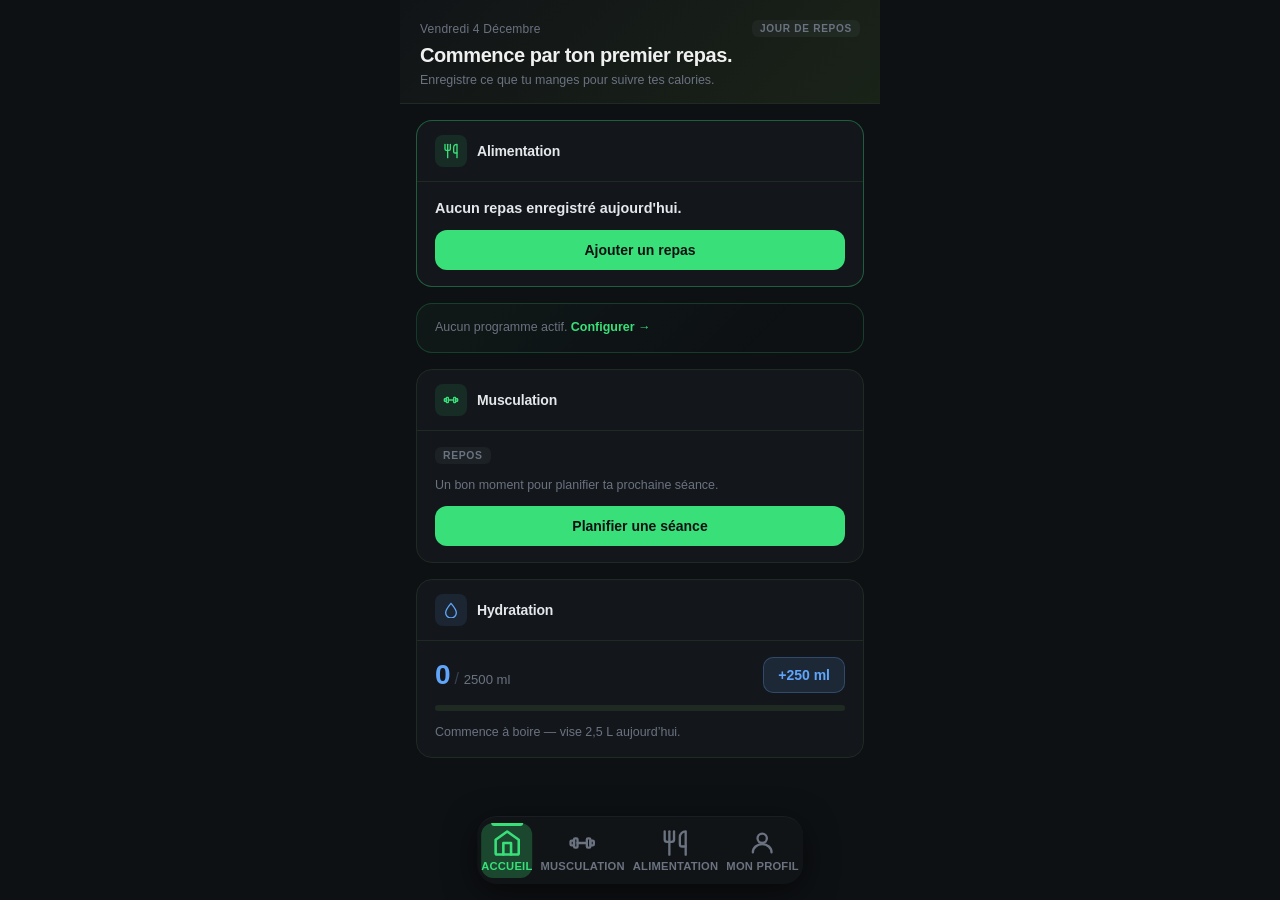
<file: index.html>
<!DOCTYPE html>
<html lang="fr">
<head>
  <meta charset="UTF-8">
  <meta name="viewport" content="width=device-width, initial-scale=1.0, user-scalable=no, maximum-scale=1.0">
  <title>FitTrack — Accueil</title>
  <link rel="stylesheet" href="navbar.css">
  <link rel="stylesheet" href="index.css">
</head>
<body>

  <!-- ===== EN-TÊTE ===== -->
  <header class="home-header">
    <div class="home-header__top">
      <p id="home-date" class="home-header__date"></p>
      <span id="home-mode-badge" class="home-mode-badge" hidden></span>
    </div>
    <p id="home-message" class="home-header__message">Chargement…</p>
    <p id="home-hint" class="home-header__hint"></p>
    <p id="home-goal-strip" class="home-goal-strip" hidden></p>
    <p id="home-weight-strip" class="home-weight-strip" hidden></p>
  </header>

  <!-- ===== CONTENU PRINCIPAL ===== -->
  <main class="home-main">

    <!-- ─── Programme actif ─── -->
    <section class="home-card home-programme-card" id="home-programme-card" hidden
             aria-label="Programme en cours">
      <div id="home-programme-block"></div>
    </section>

    <!-- ─── Bloc Musculation ─── -->
    <section class="home-card" id="home-muscu-card" aria-label="Musculation">
      <div class="home-card__head">
        <span class="home-card__head-icon" aria-hidden="true">
          <svg xmlns="http://www.w3.org/2000/svg" viewBox="0 0 24 24" fill="none"
               stroke="currentColor" stroke-width="2" stroke-linecap="round" stroke-linejoin="round">
            <rect x="2"  y="10" width="3" height="4" rx="1"/>
            <rect x="19" y="10" width="3" height="4" rx="1"/>
            <rect x="5"  y="8"  width="3" height="8" rx="1"/>
            <rect x="16" y="8"  width="3" height="8" rx="1"/>
            <line x1="8" y1="12" x2="16" y2="12"/>
          </svg>
        </span>
        <h2 class="home-card__title">Musculation</h2>
      </div>
      <div id="home-muscu-block" class="home-card__body">
        <!-- Rendu par accueil.js -->
      </div>
    </section>

    <!-- ─── Bloc Alimentation ─── -->
    <section class="home-card" id="home-alim-card" aria-label="Alimentation">
      <div class="home-card__head">
        <span class="home-card__head-icon" aria-hidden="true">
          <svg xmlns="http://www.w3.org/2000/svg" viewBox="0 0 24 24" fill="none"
               stroke="currentColor" stroke-width="2" stroke-linecap="round" stroke-linejoin="round">
            <path d="M3 2v7c0 1.1.9 2 2 2h4a2 2 0 0 0 2-2V2"/>
            <path d="M7 2v20"/>
            <path d="M21 15V2a5 5 0 0 0-5 5v6c0 1.1.9 2 2 2h3"/>
            <line x1="21" y1="15" x2="21" y2="22"/>
          </svg>
        </span>
        <h2 class="home-card__title">Alimentation</h2>
      </div>
      <div id="home-alim-block" class="home-card__body">
        <!-- Rendu par accueil.js -->
      </div>
    </section>

    <!-- ─── Bloc Hydratation ─── -->
    <section class="home-card" id="home-hydra-card" aria-label="Hydratation">
      <div class="home-card__head">
        <span class="home-card__head-icon home-card__head-icon--water" aria-hidden="true">
          <svg xmlns="http://www.w3.org/2000/svg" viewBox="0 0 24 24" fill="none"
               stroke="currentColor" stroke-width="2" stroke-linecap="round" stroke-linejoin="round">
            <path d="M12 2C6 9 4 13 4 16a8 8 0 0 0 16 0c0-3-2-7-8-14z"/>
          </svg>
        </span>
        <h2 class="home-card__title">Hydratation</h2>
      </div>
      <div id="home-hydra-block" class="home-card__body">
        <!-- Rendu par accueil.js -->
      </div>
    </section>

  </main>

  <!-- ===== NAVBAR FIXE EN BAS ===== -->
  <nav class="bottom-nav" role="navigation" aria-label="Navigation principale">

    <a href="index.html" class="nav-item active" aria-label="Accueil">
      <span class="nav-icon" aria-hidden="true">
        <svg xmlns="http://www.w3.org/2000/svg" viewBox="0 0 24 24" fill="none"
             width="24" height="24"
             stroke="currentColor" stroke-width="2" stroke-linecap="round" stroke-linejoin="round">
          <path d="M3 9.5L12 3l9 6.5V20a1 1 0 0 1-1 1H4a1 1 0 0 1-1-1V9.5z"/>
          <polyline points="9 21 9 12 15 12 15 21"/>
        </svg>
      </span>
      <span class="nav-label">Accueil</span>
    </a>

    <a href="musculation.html" class="nav-item" aria-label="Musculation">
      <span class="nav-icon" aria-hidden="true">
        <svg xmlns="http://www.w3.org/2000/svg" viewBox="0 0 24 24" fill="none"
             width="24" height="24"
             stroke="currentColor" stroke-width="2" stroke-linecap="round" stroke-linejoin="round">
          <rect x="2"  y="10" width="3" height="4" rx="1"/>
          <rect x="19" y="10" width="3" height="4" rx="1"/>
          <rect x="5"  y="8"  width="3" height="8" rx="1"/>
          <rect x="16" y="8"  width="3" height="8" rx="1"/>
          <line x1="8" y1="12" x2="16" y2="12"/>
        </svg>
      </span>
      <span class="nav-label">Musculation</span>
    </a>

    <a href="alimentation/alimentation.html" class="nav-item" aria-label="Alimentation">
      <span class="nav-icon" aria-hidden="true">
        <svg xmlns="http://www.w3.org/2000/svg" viewBox="0 0 24 24" fill="none"
             width="24" height="24"
             stroke="currentColor" stroke-width="2" stroke-linecap="round" stroke-linejoin="round">
          <path d="M3 2v7c0 1.1.9 2 2 2h4a2 2 0 0 0 2-2V2"/>
          <path d="M7 2v20"/>
          <path d="M21 15V2a5 5 0 0 0-5 5v6c0 1.1.9 2 2 2h3"/>
          <line x1="21" y1="15" x2="21" y2="22"/>
        </svg>
      </span>
      <span class="nav-label">Alimentation</span>
    </a>

    <a href="profil.html" class="nav-item" aria-label="Mon profil">
      <span class="nav-icon" aria-hidden="true">
        <svg xmlns="http://www.w3.org/2000/svg" viewBox="0 0 24 24" fill="none"
             width="24" height="24"
             stroke="currentColor" stroke-width="2" stroke-linecap="round" stroke-linejoin="round">
          <circle cx="12" cy="8" r="4"/>
          <path d="M4 20c0-4 3.6-7 8-7s8 3 8 7"/>
        </svg>
      </span>
      <span class="nav-label">Mon profil</span>
    </a>

  </nav>

  <script src="js/data.js"></script>
  <script src="js/phase-detail.js"></script>
  <script src="js/accueil.js"></script>
</body>
</html>
</file>
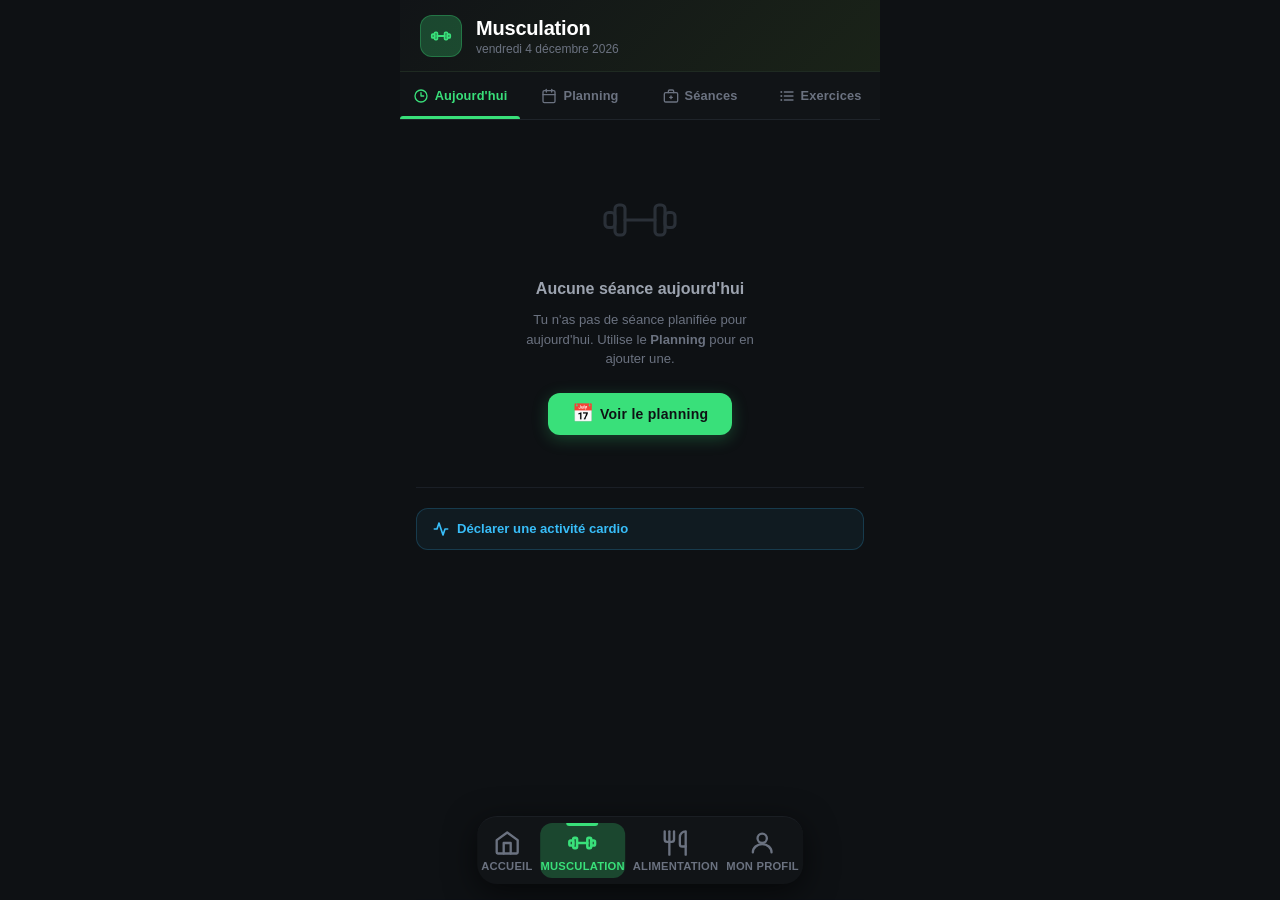
<file: exercice.html>
<!DOCTYPE html>
<html lang="fr">
<head>
  <meta charset="UTF-8">
  <meta name="viewport" content="width=device-width, initial-scale=1.0, user-scalable=no, maximum-scale=1.0">
  <!-- Le titre est mis à jour par JS selon l'exercice chargé -->
  <title>FitTrack — Exercice</title>
  <link rel="stylesheet" href="navbar.css">
  <link rel="stylesheet" href="exercice.css">
</head>
<body>



  <!-- ============================================================
       ÉCRAN 2 — PAGE EXERCICE (onglets stats + historique)
       Affiché par JS quand le 1RM est connu.
       Les radio inputs sont enfants directs de .exercise-page :
       sélecteurs CSS ~ (tab-header, tabs-track) fonctionnent.
       ============================================================ -->
  <div class="exercise-page" id="exercise-page" style="display:none" aria-live="polite">

    <input type="radio" id="tab-stats"   name="exercise-tabs" checked>
    <input type="radio" id="tab-history" name="exercise-tabs">
    <input type="radio" id="tab-info"    name="exercise-tabs">

    <!-- ===== EN-TÊTE ===== -->
    <header class="exercise-header">

      <a href="musculation.html" class="exercise-header__back" aria-label="Retour aux exercices">
        <svg xmlns="http://www.w3.org/2000/svg" viewBox="0 0 24 24" fill="none"
             stroke="currentColor" stroke-width="2.5" stroke-linecap="round" stroke-linejoin="round">
          <polyline points="15 18 9 12 15 6"/>
        </svg>
      </a>

      <div class="exercise-header__info">
        <!-- data-exo-name / data-exo-muscle : peuplés par exercice.js -->
        <h1 class="exercise-header__name"  data-exo-name></h1>
        <span class="exercise-header__muscle" data-exo-muscle></span>
      </div>

      <!-- data-exo-rm : conteneur, .rm-value peuplé par exercice.js -->
      <div class="exercise-header__rm" data-exo-rm>
        <span class="exercise-header__rm-value rm-value">—</span>
        <span class="exercise-header__rm-unit">kg</span>
      </div>

    </header>

    <!-- ===== BARRE D'ONGLETS ===== -->
    <nav class="tabs-header" role="tablist" aria-label="Sections de l'exercice">

      <label for="tab-stats" class="tab-btn" role="tab" aria-controls="panel-stats">
        <span class="tab-btn__icon" aria-hidden="true">
          <svg xmlns="http://www.w3.org/2000/svg" viewBox="0 0 24 24" fill="none"
               stroke="currentColor" stroke-width="2" stroke-linecap="round" stroke-linejoin="round">
            <line x1="18" y1="20" x2="18" y2="10"/>
            <line x1="12" y1="20" x2="12" y2="4"/>
            <line x1="6"  y1="20" x2="6"  y2="14"/>
          </svg>
        </span>
        <span class="tab-btn__label">Mes stats</span>
      </label>

      <label for="tab-history" class="tab-btn" role="tab" aria-controls="panel-history">
        <span class="tab-btn__icon" aria-hidden="true">
          <svg xmlns="http://www.w3.org/2000/svg" viewBox="0 0 24 24" fill="none"
               stroke="currentColor" stroke-width="2" stroke-linecap="round" stroke-linejoin="round">
            <circle cx="12" cy="12" r="9"/>
            <polyline points="12 7 12 12 15 15"/>
          </svg>
        </span>
        <span class="tab-btn__label">Historique</span>
      </label>

      <label for="tab-info" class="tab-btn" role="tab" aria-controls="panel-info">
        <span class="tab-btn__icon" aria-hidden="true">
          <svg xmlns="http://www.w3.org/2000/svg" viewBox="0 0 24 24" fill="none"
               stroke="currentColor" stroke-width="2" stroke-linecap="round" stroke-linejoin="round">
            <path d="M4 19.5A2.5 2.5 0 0 1 6.5 17H20"/>
            <path d="M6.5 2H20v20H6.5A2.5 2.5 0 0 1 4 19.5v-15A2.5 2.5 0 0 1 6.5 2z"/>
          </svg>
        </span>
        <span class="tab-btn__label">Info</span>
      </label>

      <span class="tab-indicator" aria-hidden="true"></span>

    </nav>

    <!-- ===== ZONE DE CONTENU — TRACK HORIZONTAL ===== -->
    <div class="tabs-track">

      <!-- ── ONGLET 1 : MES STATS ── -->
      <section class="tab-panel stats-tab" id="panel-stats" role="tabpanel" aria-labelledby="tab-stats">

        <!-- CARDIO STATS — visible uniquement pour les exercices Cardio -->
        <div id="cardio-stats-block" style="display:none">

          <!-- Tuiles récapitulatives -->
          <div class="cardio-stats-grid" id="cardio-stats-grid"></div>

          <!-- Graphique durée -->
          <div class="rm-chart-block">
            <div class="rm-chart-block__header">
              <h2 class="section-title">Évolution de la durée</h2>
              <span class="rm-chart-block__trend" id="cardio-chart-trend"></span>
            </div>
            <p class="section-sub">Durée par session (minutes)</p>
            <div class="rm-chart" role="img" aria-label="Graphique d'évolution de la durée">
              <div class="chart-grid" id="cardio-grid" aria-hidden="true"></div>
              <div class="chart-bars" id="cardio-bars"></div>
              <div class="chart-labels" id="cardio-labels" aria-hidden="true"></div>
            </div>
          </div>

        </div>

        <!-- BLOC 1 : CARTE 1RM (calculé automatiquement via l'historique) -->
        <div class="stat-hero">
          <div class="stat-hero__label">1RM estimé <span class="stat-hero__badge">automatique</span></div>
          <div class="stat-hero__value">
            <span class="rm-value">—</span><span class="stat-hero__unit">kg</span>
          </div>
          <div class="stat-hero__meta" data-rm-date>Réalise des séances pour estimer ton 1RM</div>
        </div>

        <!-- BLOC 2 : SÉLECTEUR DE ZONE D'ENTRAÎNEMENT
             Technique CSS : radio inputs + sélecteurs ~
             Les poids (data-zone-weight) sont mis à jour par exercice.js -->
        <div class="zone-selector-wrapper">

          <input type="radio" id="z50"  name="zone-pct" class="zone-radio" value="50">
          <input type="radio" id="z60"  name="zone-pct" class="zone-radio" value="60">
          <input type="radio" id="z70"  name="zone-pct" class="zone-radio" value="70" checked>
          <input type="radio" id="z75"  name="zone-pct" class="zone-radio" value="75">
          <input type="radio" id="z80"  name="zone-pct" class="zone-radio" value="80">
          <input type="radio" id="z85"  name="zone-pct" class="zone-radio" value="85">
          <input type="radio" id="z90"  name="zone-pct" class="zone-radio" value="90">
          <input type="radio" id="z100" name="zone-pct" class="zone-radio" value="100">

          <h2 class="section-title">Zone d'entraînement</h2>
          <p  class="section-sub">Sélectionne un pourcentage de ton 1RM</p>

          <div class="zone-chips" role="group" aria-label="Pourcentage du 1RM">
            <label for="z50"  class="zone-chip">50 %</label>
            <label for="z60"  class="zone-chip">60 %</label>
            <label for="z70"  class="zone-chip">70 %</label>
            <label for="z75"  class="zone-chip">75 %</label>
            <label for="z80"  class="zone-chip">80 %</label>
            <label for="z85"  class="zone-chip">85 %</label>
            <label for="z90"  class="zone-chip">90 %</label>
            <label for="z100" class="zone-chip">100 %</label>
          </div>

          <!-- Cartes résultat — une visible à la fois (CSS :checked ~)
               data-zone-weight : valeur mise à jour par exercice.js -->

          <div class="zone-result zone-result--activation">
            <div class="zone-result__header">
              <span class="zone-result__pct">50 %</span>
              <span class="zone-result__weight" data-zone-weight="50">— <small>kg</small></span>
            </div>
            <div class="zone-result__badge">Activation</div>
            <p class="zone-result__desc">Échauffement et mobilité articulaire.</p>
            <div class="zone-result__prescription">
              <span>🔁 15–20 reps</span><span>📦 2–3 séries</span><span>⏱ 45 s repos</span>
            </div>
          </div>

          <div class="zone-result zone-result--endurance">
            <div class="zone-result__header">
              <span class="zone-result__pct">60 %</span>
              <span class="zone-result__weight" data-zone-weight="60">— <small>kg</small></span>
            </div>
            <div class="zone-result__badge">Endurance</div>
            <p class="zone-result__desc">Développe la résistance musculaire sur la durée.</p>
            <div class="zone-result__prescription">
              <span>🔁 15+ reps</span><span>📦 3–4 séries</span><span>⏱ 60 s repos</span>
            </div>
          </div>

          <div class="zone-result zone-result--hypertrophy">
            <div class="zone-result__header">
              <span class="zone-result__pct">70 %</span>
              <span class="zone-result__weight" data-zone-weight="70">— <small>kg</small></span>
            </div>
            <div class="zone-result__badge">Hypertrophie</div>
            <p class="zone-result__desc">Zone principale de prise de masse musculaire.</p>
            <div class="zone-result__prescription">
              <span>🔁 10–12 reps</span><span>📦 3–4 séries</span><span>⏱ 60–90 s repos</span>
            </div>
          </div>

          <div class="zone-result zone-result--hypertrophy-plus">
            <div class="zone-result__header">
              <span class="zone-result__pct">75 %</span>
              <span class="zone-result__weight" data-zone-weight="75">— <small>kg</small></span>
            </div>
            <div class="zone-result__badge">Hypertrophie+</div>
            <p class="zone-result__desc">Volume modéré, charge plus lourde — compromis masse/force.</p>
            <div class="zone-result__prescription">
              <span>🔁 8–10 reps</span><span>📦 3–5 séries</span><span>⏱ 90 s repos</span>
            </div>
          </div>

          <div class="zone-result zone-result--strength">
            <div class="zone-result__header">
              <span class="zone-result__pct">80 %</span>
              <span class="zone-result__weight" data-zone-weight="80">— <small>kg</small></span>
            </div>
            <div class="zone-result__badge">Force</div>
            <p class="zone-result__desc">Développe la force fonctionnelle et la densité musculaire.</p>
            <div class="zone-result__prescription">
              <span>🔁 5–8 reps</span><span>📦 4–5 séries</span><span>⏱ 2 min repos</span>
            </div>
          </div>

          <div class="zone-result zone-result--heavy-strength">
            <div class="zone-result__header">
              <span class="zone-result__pct">85 %</span>
              <span class="zone-result__weight" data-zone-weight="85">— <small>kg</small></span>
            </div>
            <div class="zone-result__badge">Force lourde</div>
            <p class="zone-result__desc">Recrutement neuromusculaire maximal, charges lourdes.</p>
            <div class="zone-result__prescription">
              <span>🔁 3–5 reps</span><span>📦 4–5 séries</span><span>⏱ 2–3 min repos</span>
            </div>
          </div>

          <div class="zone-result zone-result--power">
            <div class="zone-result__header">
              <span class="zone-result__pct">90 %</span>
              <span class="zone-result__weight" data-zone-weight="90">— <small>kg</small></span>
            </div>
            <div class="zone-result__badge">Puissance</div>
            <p class="zone-result__desc">Explosivité maximale — approche du maximum absolu.</p>
            <div class="zone-result__prescription">
              <span>🔁 1–3 reps</span><span>📦 3–5 séries</span><span>⏱ 3–5 min repos</span>
            </div>
          </div>

          <div class="zone-result zone-result--max">
            <div class="zone-result__header">
              <span class="zone-result__pct">100 %</span>
              <span class="zone-result__weight" data-zone-weight="100">— <small>kg</small></span>
            </div>
            <div class="zone-result__badge">1RM — Test max</div>
            <p class="zone-result__desc">Effort maximum absolu. À faire rarement, avec un pareur.</p>
            <div class="zone-result__prescription">
              <span>🔁 1 rep</span><span>📦 1–2 essais</span><span>⏱ 5+ min repos</span>
            </div>
          </div>

        </div><!-- fin .zone-selector-wrapper -->

        <!-- BLOC 3 : GRAPHIQUE D'ÉVOLUTION DU 1RM
             Barres + labels rendus dynamiquement par exercice.js -->
        <div class="rm-chart-block">
          <div class="rm-chart-block__header">
            <h2 class="section-title">Évolution du 1RM</h2>
            <span class="rm-chart-block__trend rm-chart-block__trend--up"></span>
          </div>
          <p class="section-sub">Poids max enregistré par séance</p>

          <div class="rm-chart" role="img" aria-label="Graphique d'évolution du poids maximal">
            <!-- Grille Y — mise à jour par exercice.js -->
            <div class="chart-grid" aria-hidden="true"></div>
            <!-- Barres — rendu complet par exercice.js -->
            <div class="chart-bars"></div>
            <!-- Labels X — rendu complet par exercice.js -->
            <div class="chart-labels" aria-hidden="true"></div>
          </div>
        </div>

      </section>

      <!-- ── ONGLET 2 : HISTORIQUE ── -->
      <section class="tab-panel history-tab" id="panel-history" role="tabpanel" aria-labelledby="tab-history">

        <div class="history-header">
          <h2 class="history-header__title">Historique</h2>
          <span class="history-header__count">0 séance</span>
        </div>

        <!-- Liste rendue dynamiquement par exercice.js -->
        <ol class="history-list"></ol>

        <div class="history-empty-hint">
          Les prochaines séances apparaîtront ici automatiquement.
        </div>

      </section>

      <!-- ── ONGLET 3 : INFO ── -->
      <section class="tab-panel info-tab" id="panel-info" role="tabpanel" aria-labelledby="tab-info">

        <!-- Recommandations (déplacées depuis l'onglet Stats) -->
        <div id="reco-block" class="reco-block" style="display:none">
          <h2 class="section-title">Recommandations Hypertrophie</h2>
          <p  class="section-sub" id="reco-type-label"></p>
          <div class="reco-grid" id="reco-grid"></div>
        </div>

        <!-- Photos de l'exercice -->
        <div class="info-section">
          <div class="info-section__header">
            <h2 class="section-title">Photos</h2>
            <button class="info-add-btn" id="btn-add-photo" type="button">
              <svg xmlns="http://www.w3.org/2000/svg" viewBox="0 0 24 24" fill="none"
                   stroke="currentColor" stroke-width="2.5" stroke-linecap="round" stroke-linejoin="round"
                   width="14" height="14" aria-hidden="true">
                <line x1="12" y1="5" x2="12" y2="19"/>
                <line x1="5" y1="12" x2="19" y2="12"/>
              </svg>
              Ajouter
            </button>
          </div>
          <!-- Input fichier caché — déclenché par le bouton -->
          <input type="file" id="photo-input" accept="image/*" style="display:none">
          <!-- Grille injectée par exercice.js -->
          <div class="info-images-grid" id="info-images-grid"></div>
          <p class="info-images-hint" id="info-images-hint">Max 3 photos · stockées sur cet appareil</p>
        </div>

        <!-- Notes libres -->
        <div class="info-section">
          <h2 class="section-title">Notes</h2>
          <p class="section-sub">Exécution, conseils, erreurs à éviter…</p>
          <textarea class="info-notes" id="info-notes" rows="7"
                    placeholder="Décris comment effectuer cet exercice, les points clés à respecter, les erreurs courantes à éviter…"></textarea>
          <div class="info-notes-footer">
            <button class="info-save-btn" id="btn-save-notes" type="button">Enregistrer</button>
            <span class="info-save-status" id="notes-save-status"></span>
          </div>
        </div>

      </section>

    </div>
    <!-- ===== FIN TABS TRACK ===== -->

  </div>
  <!-- ===== FIN ÉCRAN 2 ===== -->


  <!-- ===== NAVBAR FIXE EN BAS ===== -->
  <nav class="bottom-nav" role="navigation" aria-label="Navigation principale">

    <a href="index.html" class="nav-item" aria-label="Accueil">
      <span class="nav-icon" aria-hidden="true">
        <svg xmlns="http://www.w3.org/2000/svg" viewBox="0 0 24 24" fill="none"
             width="24" height="24"
             stroke="currentColor" stroke-width="2" stroke-linecap="round" stroke-linejoin="round">
          <path d="M3 9.5L12 3l9 6.5V20a1 1 0 0 1-1 1H4a1 1 0 0 1-1-1V9.5z"/>
          <polyline points="9 21 9 12 15 12 15 21"/>
        </svg>
      </span>
      <span class="nav-label">Accueil</span>
    </a>

    <a href="musculation.html" class="nav-item active" aria-label="Musculation">
      <span class="nav-icon" aria-hidden="true">
        <svg xmlns="http://www.w3.org/2000/svg" viewBox="0 0 24 24" fill="none"
             width="24" height="24"
             stroke="currentColor" stroke-width="2" stroke-linecap="round" stroke-linejoin="round">
          <rect x="2"  y="10" width="3" height="4" rx="1"/>
          <rect x="19" y="10" width="3" height="4" rx="1"/>
          <rect x="5"  y="8"  width="3" height="8" rx="1"/>
          <rect x="16" y="8"  width="3" height="8" rx="1"/>
          <line x1="8" y1="12" x2="16" y2="12"/>
        </svg>
      </span>
      <span class="nav-label">Musculation</span>
    </a>

    <a href="alimentation/alimentation.html" class="nav-item" aria-label="Alimentation">
      <span class="nav-icon" aria-hidden="true">
        <svg xmlns="http://www.w3.org/2000/svg" viewBox="0 0 24 24" fill="none"
             width="24" height="24"
             stroke="currentColor" stroke-width="2" stroke-linecap="round" stroke-linejoin="round">
          <path d="M3 2v7c0 1.1.9 2 2 2h4a2 2 0 0 0 2-2V2"/>
          <path d="M7 2v20"/>
          <path d="M21 15V2a5 5 0 0 0-5 5v6c0 1.1.9 2 2 2h3"/>
          <line x1="21" y1="15" x2="21" y2="22"/>
        </svg>
      </span>
      <span class="nav-label">Alimentation</span>
    </a>

    <a href="profil.html" class="nav-item" aria-label="Mon profil">
      <span class="nav-icon" aria-hidden="true">
        <svg xmlns="http://www.w3.org/2000/svg" viewBox="0 0 24 24" fill="none"
             width="24" height="24"
             stroke="currentColor" stroke-width="2" stroke-linecap="round" stroke-linejoin="round">
          <circle cx="12" cy="8" r="4"/>
          <path d="M4 20c0-4 3.6-7 8-7s8 3 8 7"/>
        </svg>
      </span>
      <span class="nav-label">Mon profil</span>
    </a>

  </nav>

  <!-- Scripts — data.js TOUJOURS avant exercice.js -->
  <script src="js/data.js"></script>
  <script src="js/exercice.js"></script>

</body>
</html>
</file>
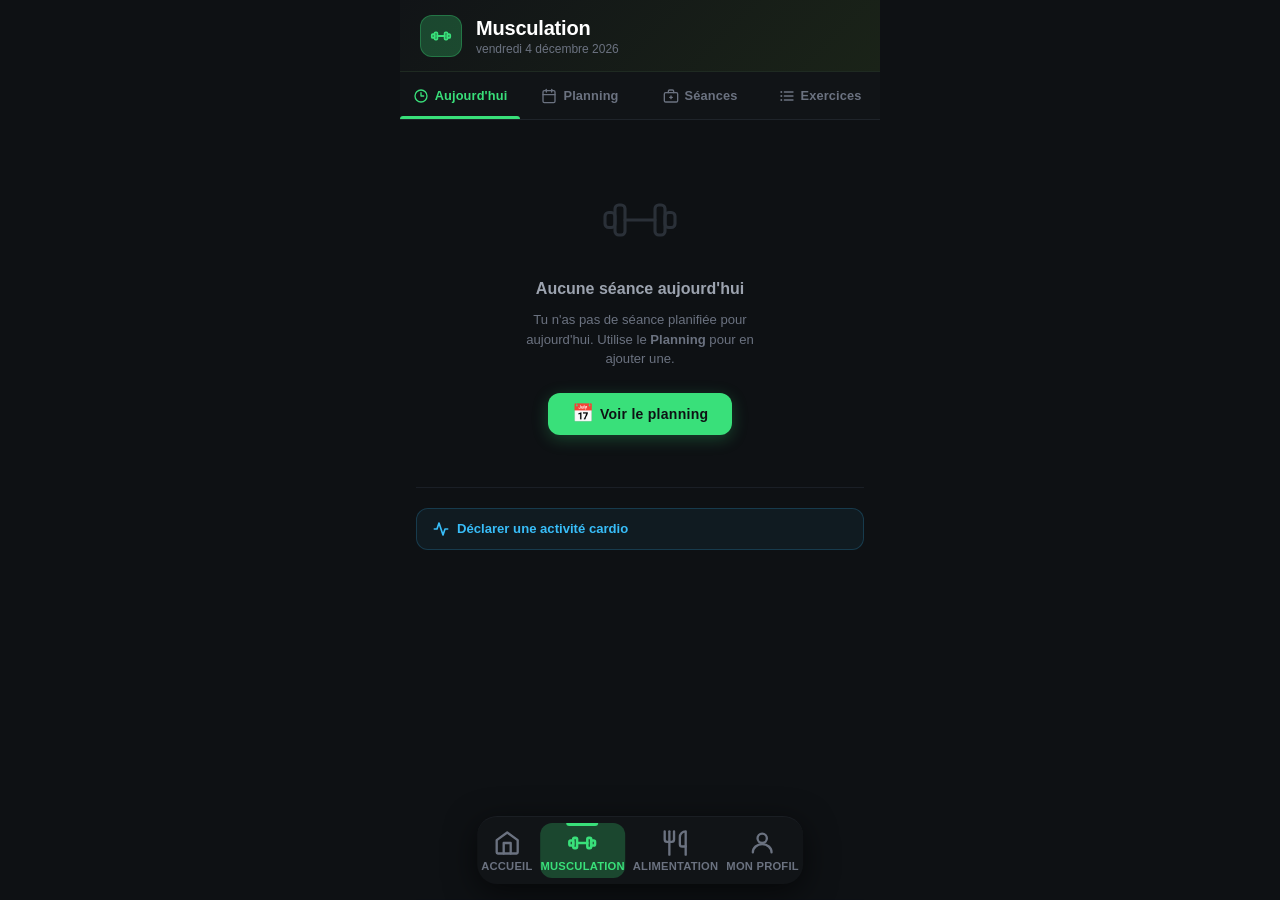
<file: musculation.html>
<!DOCTYPE html>
<html lang="fr">
<head>
  <meta charset="UTF-8">
  <meta name="viewport" content="width=device-width, initial-scale=1.0, user-scalable=no, maximum-scale=1.0">
  <title>FitTrack — Musculation</title>
  <link rel="stylesheet" href="navbar.css">
  <link rel="stylesheet" href="musculation.css">
</head>
<body>

  <!-- ============================================================
       RADIO INPUTS — pilotent les 4 onglets via CSS ~
       tab-seance    → onglet 1 : Aujourd'hui
       tab-planning  → onglet 2 : Planning
       tab-modeles   → onglet 3 : Séances (modèles)
       tab-exercices → onglet 4 : Exercices
       ============================================================ -->
  <input type="radio" id="tab-seance"    name="musculation-tabs" checked>
  <input type="radio" id="tab-planning"  name="musculation-tabs">
  <input type="radio" id="tab-modeles"   name="musculation-tabs">
  <input type="radio" id="tab-exercices" name="musculation-tabs">

  <!-- Checkbox modale ajout exercice -->
  <input type="checkbox" id="show-add-exercise" class="modal-toggle">
  <!-- Checkbox modale création modèle de séance -->
  <input type="checkbox" id="show-add-template" class="modal-toggle">

  <!-- ===== EN-TÊTE DE PAGE ===== -->
  <header class="page-header">
    <div class="page-header__inner">
      <div class="page-header__icon" aria-hidden="true">
        <svg xmlns="http://www.w3.org/2000/svg" viewBox="0 0 24 24" fill="none"
             stroke="currentColor" stroke-width="2" stroke-linecap="round" stroke-linejoin="round">
          <rect x="2"  y="10" width="3" height="4" rx="1"/>
          <rect x="19" y="10" width="3" height="4" rx="1"/>
          <rect x="5"  y="8"  width="3" height="8" rx="1"/>
          <rect x="16" y="8"  width="3" height="8" rx="1"/>
          <line x1="8" y1="12" x2="16" y2="12"/>
        </svg>
      </div>
      <div>
        <h1 class="page-header__title">Musculation</h1>
        <!-- Date mise à jour par musculation.js -->
        <p class="page-header__subtitle"></p>
      </div>
    </div>
  </header>

  <!-- ===== BARRE D'ONGLETS (4 onglets) ===== -->
  <div class="tabs-header" role="tablist" aria-label="Sections musculation">

    <!-- Onglet 1 : Aujourd'hui -->
    <label for="tab-seance" class="tab-btn" role="tab" aria-controls="panel-seance">
      <span class="tab-btn__icon" aria-hidden="true">
        <svg xmlns="http://www.w3.org/2000/svg" viewBox="0 0 24 24" fill="none"
             stroke="currentColor" stroke-width="2" stroke-linecap="round" stroke-linejoin="round">
          <circle cx="12" cy="12" r="9"/>
          <polyline points="12 7 12 12 16 12"/>
        </svg>
      </span>
      <span class="tab-btn__label">Aujourd'hui</span>
    </label>

    <!-- Onglet 2 : Planning -->
    <label for="tab-planning" class="tab-btn" role="tab" aria-controls="panel-planning">
      <span class="tab-btn__icon" aria-hidden="true">
        <svg xmlns="http://www.w3.org/2000/svg" viewBox="0 0 24 24" fill="none"
             stroke="currentColor" stroke-width="2" stroke-linecap="round" stroke-linejoin="round">
          <rect x="3" y="4" width="18" height="18" rx="2"/>
          <line x1="16" y1="2" x2="16" y2="6"/>
          <line x1="8"  y1="2" x2="8"  y2="6"/>
          <line x1="3"  y1="10" x2="21" y2="10"/>
        </svg>
      </span>
      <span class="tab-btn__label">Planning</span>
    </label>

    <!-- Onglet 3 : Séances (modèles) -->
    <label for="tab-modeles" class="tab-btn" role="tab" aria-controls="panel-modeles">
      <span class="tab-btn__icon" aria-hidden="true">
        <svg xmlns="http://www.w3.org/2000/svg" viewBox="0 0 24 24" fill="none"
             stroke="currentColor" stroke-width="2" stroke-linecap="round" stroke-linejoin="round">
          <rect x="2" y="7" width="20" height="14" rx="2"/>
          <path d="M16 7V5a2 2 0 0 0-2-2h-4a2 2 0 0 0-2 2v2"/>
          <line x1="12" y1="12" x2="12" y2="16"/>
          <line x1="10" y1="14" x2="14" y2="14"/>
        </svg>
      </span>
      <span class="tab-btn__label">Séances</span>
    </label>

    <!-- Onglet 4 : Exercices -->
    <label for="tab-exercices" class="tab-btn" role="tab" aria-controls="panel-exercices">
      <span class="tab-btn__icon" aria-hidden="true">
        <svg xmlns="http://www.w3.org/2000/svg" viewBox="0 0 24 24" fill="none"
             stroke="currentColor" stroke-width="2" stroke-linecap="round" stroke-linejoin="round">
          <line x1="8"  y1="6"  x2="21" y2="6"/>
          <line x1="8"  y1="12" x2="21" y2="12"/>
          <line x1="8"  y1="18" x2="21" y2="18"/>
          <circle cx="3.5" cy="6"  r="1.5" fill="currentColor" stroke="none"/>
          <circle cx="3.5" cy="12" r="1.5" fill="currentColor" stroke="none"/>
          <circle cx="3.5" cy="18" r="1.5" fill="currentColor" stroke="none"/>
        </svg>
      </span>
      <span class="tab-btn__label">Exercices</span>
    </label>

    <span class="tab-indicator" aria-hidden="true"></span>
  </div>

  <!-- ===== TRACK HORIZONTAL (4 panneaux) ===== -->
  <div class="tabs-track">

    <!-- ══════════════════════════════════════════════════════════
         PANNEAU 1 : AUJOURD'HUI
         Séances planifiées pour la date du jour.
         ══════════════════════════════════════════════════════════ -->
    <section class="tab-panel" id="panel-seance" role="tabpanel">

      <!-- Bannière "Reprendre la séance" (injectée par JS si session active) -->
      <div id="active-session-banner"></div>

      <!-- État vide -->
      <div class="today-empty" id="today-empty">
        <div class="empty-state">
          <div class="empty-state__icon" aria-hidden="true">
            <svg xmlns="http://www.w3.org/2000/svg" viewBox="0 0 64 64" fill="none"
                 stroke="currentColor" stroke-width="2.5" stroke-linecap="round" stroke-linejoin="round">
              <rect x="4"  y="26" width="8"  height="12" rx="3"/>
              <rect x="52" y="26" width="8"  height="12" rx="3"/>
              <rect x="12" y="20" width="8"  height="24" rx="3"/>
              <rect x="44" y="20" width="8"  height="24" rx="3"/>
              <line x1="20" y1="32" x2="44" y2="32"/>
            </svg>
          </div>
          <p class="empty-state__title">Aucune séance aujourd'hui</p>
          <p class="empty-state__desc">
            Tu n'as pas de séance planifiée pour aujourd'hui.
            Utilise le <strong>Planning</strong> pour en ajouter une.
          </p>
          <label for="tab-planning" class="btn-cta" role="button">
            <span class="btn-cta__icon" aria-hidden="true">📅</span>
            Voir le planning
          </label>
        </div>
      </div>

      <!-- Liste des séances planifiées aujourd'hui (rendu par JS) -->
      <div id="today-sessions-list" style="display:none"></div>

      <!-- Bouton déclaration cardio manuelle -->
      <div class="cardio-declare-zone" id="cardio-declare-zone">
        <button class="btn-cardio-declare" id="btn-cardio-declare" type="button">
          <svg xmlns="http://www.w3.org/2000/svg" viewBox="0 0 24 24" fill="none"
               stroke="currentColor" stroke-width="2.5" stroke-linecap="round" stroke-linejoin="round"
               width="16" height="16" aria-hidden="true">
            <polyline points="22 12 18 12 15 21 9 3 6 12 2 12"/>
          </svg>
          Déclarer une activité cardio
        </button>
      </div>

    </section>

    <!-- ══════════════════════════════════════════════════════════
         PANNEAU 2 : PLANNING
         Vue semaine — rendu par musculation.js
         ══════════════════════════════════════════════════════════ -->
    <section class="tab-panel" id="panel-planning" role="tabpanel">

      <!-- Navigation semaine -->
      <div class="musc-week-nav" id="musc-week-nav">
        <button class="musc-week-nav__btn" id="musc-prev-week" aria-label="Semaine précédente">
          <svg xmlns="http://www.w3.org/2000/svg" viewBox="0 0 24 24" fill="none"
               stroke="currentColor" stroke-width="2.5" stroke-linecap="round" stroke-linejoin="round"
               width="18" height="18">
            <polyline points="15 18 9 12 15 6"/>
          </svg>
        </button>
        <span class="musc-week-nav__label" id="musc-week-label">Semaine du …</span>
        <button class="musc-week-nav__btn" id="musc-next-week" aria-label="Semaine suivante">
          <svg xmlns="http://www.w3.org/2000/svg" viewBox="0 0 24 24" fill="none"
               stroke="currentColor" stroke-width="2.5" stroke-linecap="round" stroke-linejoin="round"
               width="18" height="18">
            <polyline points="9 18 15 12 9 6"/>
          </svg>
        </button>
      </div>

      <!-- Conteneur des jours (rendu par JS) -->
      <div id="planning-list"></div>

    </section>

    <!-- ══════════════════════════════════════════════════════════
         PANNEAU 3 : SÉANCES (MODÈLES)
         Gestion des modèles réutilisables.
         ══════════════════════════════════════════════════════════ -->
    <section class="tab-panel" id="panel-modeles" role="tabpanel">

      <div class="panel-header">
        <h2 class="panel-header__title">Mes séances</h2>
        <label for="show-add-template" class="panel-header__action" role="button"
               aria-label="Créer un modèle">＋</label>
      </div>

      <!-- Section "Récemment utilisées" (masquée si vide) -->
      <div id="modeles-recent" style="display:none"></div>

      <!-- Liste des modèles actifs -->
      <div id="modeles-list"></div>

      <!-- Lien discret "Gérer mes séances" -->
      <button type="button" class="modeles-manage-link" id="btn-open-manage">
        <svg xmlns="http://www.w3.org/2000/svg" viewBox="0 0 24 24" fill="none"
             stroke="currentColor" stroke-width="2" stroke-linecap="round" stroke-linejoin="round"
             width="14" height="14" aria-hidden="true">
          <circle cx="12" cy="12" r="3"/>
          <path d="M19.4 15a1.65 1.65 0 0 0 .33 1.82l.06.06a2 2 0 1 1-2.83 2.83l-.06-.06a1.65 1.65 0 0 0-1.82-.33 1.65 1.65 0 0 0-1 1.51V21a2 2 0 0 1-4 0v-.09A1.65 1.65 0 0 0 9 19.4a1.65 1.65 0 0 0-1.82.33l-.06.06a2 2 0 1 1-2.83-2.83l.06-.06a1.65 1.65 0 0 0 .33-1.82 1.65 1.65 0 0 0-1.51-1H3a2 2 0 0 1 0-4h.09A1.65 1.65 0 0 0 4.6 9a1.65 1.65 0 0 0-.33-1.82l-.06-.06a2 2 0 1 1 2.83-2.83l.06.06a1.65 1.65 0 0 0 1.82.33H9a1.65 1.65 0 0 0 1-1.51V3a2 2 0 0 1 4 0v.09a1.65 1.65 0 0 0 1 1.51 1.65 1.65 0 0 0 1.82-.33l.06-.06a2 2 0 1 1 2.83 2.83l-.06.06a1.65 1.65 0 0 0-.33 1.82V9a1.65 1.65 0 0 0 1.51 1H21a2 2 0 0 1 0 4h-.09a1.65 1.65 0 0 0-1.51 1z"/>
        </svg>
        <span>Gérer mes séances</span>
        <span class="modeles-manage-link__count" id="manage-link-count"></span>
      </button>

    </section>

    <!-- ══════════════════════════════════════════════════════════
         PANNEAU 4 : EXERCICES
         ══════════════════════════════════════════════════════════ -->
    <section class="tab-panel" id="panel-exercices" role="tabpanel">

      <div class="search-bar" role="search">
        <span class="search-bar__icon" aria-hidden="true">
          <svg xmlns="http://www.w3.org/2000/svg" viewBox="0 0 24 24" fill="none"
               stroke="currentColor" stroke-width="2" stroke-linecap="round" stroke-linejoin="round">
            <circle cx="11" cy="11" r="8"/>
            <line x1="21" y1="21" x2="16.65" y2="16.65"/>
          </svg>
        </span>
        <input class="search-bar__input" type="search" id="exercise-search"
               placeholder="Rechercher un exercice…" aria-label="Rechercher">
      </div>

      <!-- Rangée 1 : groupes musculaires -->
      <div class="filter-chips" id="chips-groupe" role="group" aria-label="Filtrer par groupe musculaire">
        <span class="chip chip--active" data-filter-groupe="">Tous</span>
        <span class="chip" data-filter-groupe="Pectoraux">Pectoraux</span>
        <span class="chip" data-filter-groupe="Dos">Dos</span>
        <span class="chip" data-filter-groupe="Épaules">Épaules</span>
        <span class="chip" data-filter-groupe="Biceps">Biceps</span>
        <span class="chip" data-filter-groupe="Triceps">Triceps</span>
        <span class="chip" data-filter-groupe="Jambes">Jambes</span>
        <span class="chip" data-filter-groupe="Abdos">Abdos</span>
        <span class="chip" data-filter-groupe="Cardio">Cardio</span>
      </div>

      <!-- Rangée 2 : sous-groupes (injectée dynamiquement) -->
      <div class="filter-chips filter-chips--sub" id="chips-sous-groupe" role="group"
           aria-label="Filtrer par zone" style="display:none"></div>

      <!-- Rangée 3 : type + matériel -->
      <div class="filter-chips filter-chips--meta" id="chips-meta" role="group" aria-label="Filtrer par type et matériel">
        <span class="chip chip--meta chip--active" data-filter-type="">Tous types</span>
        <span class="chip chip--meta" data-filter-type="polyarticulaire">Polyarticulaire</span>
        <span class="chip chip--meta" data-filter-type="isolation">Isolation</span>
        <span class="chip chip--sep" aria-hidden="true">|</span>
        <span class="chip chip--meta chip--active" data-filter-materiel="">Tout matériel</span>
        <span class="chip chip--meta" data-filter-materiel="Poids du corps">Poids du corps</span>
        <span class="chip chip--meta" data-filter-materiel="Haltères">Haltères</span>
        <span class="chip chip--meta" data-filter-materiel="Barre">Barre</span>
        <span class="chip chip--meta" data-filter-materiel="Machine">Machine</span>
        <span class="chip chip--meta" data-filter-materiel="Élastique">Élastique</span>
        <span class="chip chip--meta" data-filter-materiel="Kettlebell">Kettlebell</span>
      </div>

      <!-- Liste rendue par musculation.js -->
      <div class="exercises-list"></div>

    </section>

  </div>
  <!-- ===== FIN TRACK ===== -->


  <!-- ══════════════════════════════════════════════════════════
       MODALE : CRÉER UN MODÈLE DE SÉANCE
       Contrôlée par #show-add-template (checkbox CSS)
       ══════════════════════════════════════════════════════════ -->
  <div class="session-modal" id="modal-add-template"
       role="dialog" aria-modal="true" aria-label="Créer un modèle de séance">

    <label for="show-add-template" class="session-modal__overlay" aria-label="Fermer"></label>

    <div class="session-modal__sheet session-modal__sheet--tall">
      <div class="session-modal__handle" aria-hidden="true"></div>

      <h2 class="session-modal__title">Nouveau modèle</h2>
      <p  class="session-modal__subtitle">Crée un modèle réutilisable pour tes séances</p>

      <form id="add-template-form" novalidate>

        <!-- Nom du modèle -->
        <div class="form-field">
          <label class="form-field__label" for="template-nom">Nom du modèle</label>
          <input type="text" id="template-nom" class="form-field__input"
                 placeholder="Ex : Push A, Full Body, Jambes…" autocomplete="off" required>
        </div>

        <!-- Exercices -->
        <div class="form-field">
          <span class="form-field__label">Exercices</span>
          <div id="template-exo-blocks"></div>
          <button type="button" id="btn-add-exo-to-template" class="btn-add-exo">
            <svg xmlns="http://www.w3.org/2000/svg" viewBox="0 0 24 24" fill="none"
                 stroke="currentColor" stroke-width="2.5" stroke-linecap="round" stroke-linejoin="round"
                 width="16" height="16" aria-hidden="true">
              <line x1="12" y1="5" x2="12" y2="19"/><line x1="5" y1="12" x2="19" y2="12"/>
            </svg>
            Ajouter un exercice
          </button>
        </div>

        <button type="submit" class="btn-cta" style="width:100%;justify-content:center;margin-top:0.75rem">
          <span class="btn-cta__icon" aria-hidden="true">✓</span>
          Enregistrer le modèle
        </button>

      </form>

      <label for="show-add-template" class="session-modal__cancel" role="button">Annuler</label>
    </div>
  </div>


  <!-- ══════════════════════════════════════════════════════════
       MODALE : PLANIFIER UNE SÉANCE
       Contrôlée par JS (.plan-modal--open)
       ══════════════════════════════════════════════════════════ -->
  <div class="plan-modal" id="modal-plan-session"
       role="dialog" aria-modal="true" aria-label="Planifier une séance">

    <div class="plan-modal__overlay" id="plan-overlay"></div>

    <div class="plan-modal__sheet">
      <div class="session-modal__handle" aria-hidden="true"></div>

      <h2 class="session-modal__title">Planifier une séance</h2>
      <p class="plan-date-display" id="plan-date-display"></p>

      <!-- Sélecteur de date -->
      <div class="form-field">
        <label class="form-field__label" for="plan-date-input">Date</label>
        <input type="date" id="plan-date-input" class="form-field__input">
      </div>

      <!-- Liste des modèles -->
      <div class="form-field">
        <span class="form-field__label">Choisir un modèle</span>
        <div id="plan-template-list"></div>
      </div>

      <button id="plan-confirm" class="btn-cta" style="width:100%;justify-content:center;margin-top:0.75rem">
        <span class="btn-cta__icon" aria-hidden="true">✓</span>
        Planifier
      </button>
      <button id="plan-cancel" class="session-modal__cancel" style="width:100%;text-align:center;display:block;margin-top:0.25rem">
        Annuler
      </button>
    </div>
  </div>


  <!-- ══════════════════════════════════════════════════════════
       MODALE : AJOUTER UN EXERCICE
       ══════════════════════════════════════════════════════════ -->
  <div class="session-modal" id="modal-add-exercise"
       role="dialog" aria-modal="true" aria-label="Ajouter un exercice">

    <label for="show-add-exercise" class="session-modal__overlay" aria-label="Fermer"></label>

    <div class="session-modal__sheet session-modal__sheet--tall">
      <div class="session-modal__handle" aria-hidden="true"></div>

      <h2 class="session-modal__title">Nouvel exercice</h2>
      <p  class="session-modal__subtitle">Ajoute un exercice à ta bibliothèque</p>

      <form id="add-exercise-form" novalidate>

        <!-- Nom -->
        <div class="form-field">
          <label class="form-field__label" for="new-exo-nom">Nom de l'exercice</label>
          <input type="text" id="new-exo-nom" class="form-field__input"
                 placeholder="Ex : Soulevé de terre" autocomplete="off" required>
        </div>

        <!-- Groupe musculaire -->
        <div class="form-field">
          <label class="form-field__label" for="new-exo-groupe">Groupe musculaire</label>
          <select id="new-exo-groupe" class="form-field__select" required>
            <option value="" disabled selected>Choisir…</option>
            <option value="Pectoraux" data-couleur="pecto">Pectoraux</option>
            <option value="Dos"       data-couleur="dos">Dos</option>
            <option value="Épaules"   data-couleur="epaules">Épaules</option>
            <option value="Biceps"    data-couleur="biceps">Biceps</option>
            <option value="Triceps"   data-couleur="triceps">Triceps</option>
            <option value="Jambes"    data-couleur="jambes">Jambes</option>
            <option value="Abdos"     data-couleur="abdos">Abdos</option>
            <option value="Cardio"    data-couleur="cardio">Cardio</option>
            <option value="Autre"     data-couleur="autre">Autre</option>
          </select>
        </div>

        <!-- Sous-groupe (conditionnel) -->
        <div class="form-field form-field--conditional" id="field-sous-groupe" style="display:none">
          <label class="form-field__label" for="new-exo-sous-groupe">Zone ciblée</label>
          <select id="new-exo-sous-groupe" class="form-field__select">
            <option value="">Indifférent</option>
          </select>
        </div>

        <!-- Type d'exercice -->
        <div class="form-field" id="field-exo-type">
          <span class="form-field__label">Type</span>
          <div class="exo-type-picker">
            <label class="exo-type-chip">
              <input type="radio" name="new-exo-type" value="polyarticulaire">
              <span>Polyarticulaire</span>
            </label>
            <label class="exo-type-chip">
              <input type="radio" name="new-exo-type" value="isolation">
              <span>Isolation</span>
            </label>
          </div>
        </div>

        <!-- Matériel -->
        <div class="form-field" id="field-exo-materiel">
          <span class="form-field__label">Matériel</span>
          <div class="exo-materiel-picker">
            <label class="exo-materiel-chip"><input type="radio" name="new-exo-materiel" value="Poids du corps"><span>Poids du corps</span></label>
            <label class="exo-materiel-chip"><input type="radio" name="new-exo-materiel" value="Haltères"><span>Haltères</span></label>
            <label class="exo-materiel-chip"><input type="radio" name="new-exo-materiel" value="Barre"><span>Barre</span></label>
            <label class="exo-materiel-chip"><input type="radio" name="new-exo-materiel" value="Machine"><span>Machine</span></label>
            <label class="exo-materiel-chip"><input type="radio" name="new-exo-materiel" value="Élastique"><span>Élastique</span></label>
            <label class="exo-materiel-chip"><input type="radio" name="new-exo-materiel" value="Kettlebell"><span>Kettlebell</span></label>
          </div>
        </div>

        <!-- Section optionnelle : infos pédagogiques -->
        <details class="form-exo-info" id="exo-info-section">
          <summary class="form-exo-info__toggle">
            <svg xmlns="http://www.w3.org/2000/svg" viewBox="0 0 24 24" fill="none"
                 stroke="currentColor" stroke-width="2" stroke-linecap="round" stroke-linejoin="round"
                 width="15" height="15" aria-hidden="true">
              <rect x="3" y="3" width="18" height="18" rx="2"/>
              <circle cx="8.5" cy="8.5" r="1.5"/>
              <polyline points="21 15 16 10 5 21"/>
            </svg>
            Ajouter des infos
            <span class="form-exo-info__badge">optionnel</span>
          </summary>

          <div class="form-exo-info__body">
            <!-- Photos -->
            <div class="form-field">
              <span class="form-field__label">Photos</span>
              <div class="info-images-grid" id="new-exo-images-grid"></div>
              <button type="button" class="info-add-btn" id="btn-new-exo-add-photo">
                <svg xmlns="http://www.w3.org/2000/svg" viewBox="0 0 24 24" fill="none"
                     stroke="currentColor" stroke-width="2.5" stroke-linecap="round" stroke-linejoin="round"
                     width="13" height="13" aria-hidden="true">
                  <line x1="12" y1="5" x2="12" y2="19"/><line x1="5" y1="12" x2="19" y2="12"/>
                </svg>
                Ajouter une photo
              </button>
              <input type="file" id="new-exo-photo-input" accept="image/*" multiple style="display:none">
              <p class="info-images-hint" id="new-exo-images-hint">0/3 photos · stockées sur cet appareil</p>
            </div>

            <!-- Notes -->
            <div class="form-field">
              <label class="form-field__label" for="new-exo-notes">Notes</label>
              <textarea class="info-notes" id="new-exo-notes" rows="4"
                        placeholder="Consignes d'exécution, erreurs à éviter, variantes…"></textarea>
            </div>
          </div>
        </details>

        <button type="submit" class="btn-cta" style="width:100%;justify-content:center;margin-top:0.75rem">
          <span class="btn-cta__icon" aria-hidden="true">＋</span>
          Ajouter l'exercice
        </button>

      </form>

      <label for="show-add-exercise" class="session-modal__cancel" role="button">Annuler</label>
    </div>
  </div>


  <!-- ══════════════════════════════════════════════════════════
       MODALE : CONFIRMATION SUPPRESSION EXERCICE
       ══════════════════════════════════════════════════════════ -->
  <div class="confirm-modal" id="modal-delete-exo" role="dialog" aria-modal="true" aria-label="Confirmer la suppression">
    <div class="confirm-modal__overlay" id="confirm-overlay"></div>
    <div class="confirm-modal__box">
      <p class="confirm-modal__title">Supprimer cet exercice ?</p>
      <p class="confirm-modal__name" id="confirm-exo-name"></p>
      <div class="confirm-modal__actions">
        <button class="confirm-modal__btn confirm-modal__btn--cancel" id="confirm-cancel">Annuler</button>
        <button class="confirm-modal__btn confirm-modal__btn--delete" id="confirm-delete">Supprimer</button>
      </div>
    </div>
  </div>


  <!-- FAB : visible uniquement sur l'onglet Exercices (#tab-exercices:checked ~ .fab-add-exercise) -->
  <label for="show-add-exercise" class="fab-add-exercise" aria-label="Ajouter un exercice">
    <svg xmlns="http://www.w3.org/2000/svg" viewBox="0 0 24 24" fill="none"
         stroke="currentColor" stroke-width="2.5" stroke-linecap="round" stroke-linejoin="round"
         width="22" height="22" aria-hidden="true">
      <line x1="12" y1="5" x2="12" y2="19"/>
      <line x1="5"  y1="12" x2="19" y2="12"/>
    </svg>
  </label>

  <!-- ===== NAVBAR FIXE EN BAS ===== -->
  <nav class="bottom-nav" role="navigation" aria-label="Navigation principale">

    <a href="index.html" class="nav-item" aria-label="Accueil">
      <span class="nav-icon" aria-hidden="true">
        <svg xmlns="http://www.w3.org/2000/svg" viewBox="0 0 24 24" fill="none"
             width="24" height="24"
             stroke="currentColor" stroke-width="2" stroke-linecap="round" stroke-linejoin="round">
          <path d="M3 9.5L12 3l9 6.5V20a1 1 0 0 1-1 1H4a1 1 0 0 1-1-1V9.5z"/>
          <polyline points="9 21 9 12 15 12 15 21"/>
        </svg>
      </span>
      <span class="nav-label">Accueil</span>
    </a>

    <a href="musculation.html" class="nav-item active" aria-label="Musculation" aria-current="page">
      <span class="nav-icon" aria-hidden="true">
        <svg xmlns="http://www.w3.org/2000/svg" viewBox="0 0 24 24" fill="none"
             width="24" height="24"
             stroke="currentColor" stroke-width="2" stroke-linecap="round" stroke-linejoin="round">
          <rect x="2"  y="10" width="3" height="4" rx="1"/>
          <rect x="19" y="10" width="3" height="4" rx="1"/>
          <rect x="5"  y="8"  width="3" height="8" rx="1"/>
          <rect x="16" y="8"  width="3" height="8" rx="1"/>
          <line x1="8" y1="12" x2="16" y2="12"/>
        </svg>
      </span>
      <span class="nav-label">Musculation</span>
    </a>

    <a href="alimentation/alimentation.html" class="nav-item" aria-label="Alimentation">
      <span class="nav-icon" aria-hidden="true">
        <svg xmlns="http://www.w3.org/2000/svg" viewBox="0 0 24 24" fill="none"
             width="24" height="24"
             stroke="currentColor" stroke-width="2" stroke-linecap="round" stroke-linejoin="round">
          <path d="M3 2v7c0 1.1.9 2 2 2h4a2 2 0 0 0 2-2V2"/>
          <path d="M7 2v20"/>
          <path d="M21 15V2a5 5 0 0 0-5 5v6c0 1.1.9 2 2 2h3"/>
          <line x1="21" y1="15" x2="21" y2="22"/>
        </svg>
      </span>
      <span class="nav-label">Alimentation</span>
    </a>

    <a href="profil.html" class="nav-item" aria-label="Mon profil">
      <span class="nav-icon" aria-hidden="true">
        <svg xmlns="http://www.w3.org/2000/svg" viewBox="0 0 24 24" fill="none"
             width="24" height="24"
             stroke="currentColor" stroke-width="2" stroke-linecap="round" stroke-linejoin="round">
          <circle cx="12" cy="8" r="4"/>
          <path d="M4 20c0-4 3.6-7 8-7s8 3 8 7"/>
        </svg>
      </span>
      <span class="nav-label">Mon profil</span>
    </a>

  </nav>

  <!-- ══════════════════════════════════════════════════════════
       BOTTOM SHEET : CONFIGURER UN EXERCICE POUR LE MODÈLE
       Contrôlé par JS (.exo-config-modal--open)
       ══════════════════════════════════════════════════════════ -->
  <div class="exo-config-modal" id="modal-exo-config"
       role="dialog" aria-modal="true" aria-label="Configurer l'exercice">

    <div class="exo-config-modal__overlay" id="exo-config-overlay"></div>

    <div class="exo-config-modal__sheet">
      <div class="session-modal__handle" aria-hidden="true"></div>
      <h2 class="session-modal__title" id="exo-config-title">Ajouter un exercice</h2>

      <!-- Sélecteur d'exercice (masqué en mode édition) -->
      <div id="exo-config-select-wrap" class="form-field">
        <label class="form-field__label" for="exo-config-select">Exercice</label>
        <select id="exo-config-select" class="form-field__select">
          <option value="">Choisir un exercice…</option>
        </select>
      </div>

      <!-- Séries / Reps / Repos (musculation) -->
      <div class="exo-config-modal__row" id="exo-config-standard-rows">
        <div class="form-field">
          <label class="form-field__label" for="exo-config-series">Séries</label>
          <input type="number" id="exo-config-series" class="form-field__input"
                 value="3" min="1" max="20" inputmode="numeric">
        </div>
        <div class="form-field">
          <label class="form-field__label" for="exo-config-reps">Reps</label>
          <input type="number" id="exo-config-reps" class="form-field__input"
                 value="10" min="1" max="100" inputmode="numeric">
        </div>
        <div class="form-field">
          <label class="form-field__label" for="exo-config-repos">Repos</label>
          <input type="text" id="exo-config-repos" class="form-field__input"
                 value="90 s" placeholder="90 s">
        </div>
      </div>

      <!-- Durée cardio (affiché uniquement pour les exercices Cardio) -->
      <div id="exo-config-cardio-row" style="display:none">
        <div class="form-field">
          <label class="form-field__label" for="exo-config-duree">Durée cible (min)</label>
          <input type="number" id="exo-config-duree" class="form-field__input"
                 value="30" min="1" max="300" inputmode="numeric">
        </div>
      </div>

      <!-- Objectif (musculation uniquement) -->
      <div id="exo-config-obj-row">
        <div class="form-field">
          <span class="form-field__label">Objectif</span>
          <div class="exo-type-picker">
            <label class="exo-type-chip">
              <input type="radio" name="exo-config-obj" value="hypertrophie" checked>
              <span>Hypertrophie</span>
            </label>
            <label class="exo-type-chip">
              <input type="radio" name="exo-config-obj" value="force">
              <span>Force</span>
            </label>
            <label class="exo-type-chip">
              <input type="radio" name="exo-config-obj" value="endurance">
              <span>Endurance</span>
            </label>
            <label class="exo-type-chip">
              <input type="radio" name="exo-config-obj" value="">
              <span>Libre</span>
            </label>
          </div>
        </div>
      </div>

      <!-- RIR + Note technique (musculation uniquement, masqués pour cardio) -->
      <div id="exo-config-muscu-extra" class="exo-config-modal__row" style="gap:0.5rem">
        <div class="form-field">
          <label class="form-field__label" for="exo-config-rir">RIR cible</label>
          <input type="number" id="exo-config-rir" class="form-field__input"
                 placeholder="—" min="0" max="5" inputmode="numeric">
        </div>
        <div class="form-field" style="flex:2">
          <label class="form-field__label" for="exo-config-note">Note technique</label>
          <input type="text" id="exo-config-note" class="form-field__input"
                 placeholder="ex : prise neutre, assis…" maxlength="60" autocomplete="off">
        </div>
      </div>

      <button id="exo-config-confirm" class="btn-cta"
              style="width:100%;justify-content:center;margin-top:0.75rem">
        <span class="btn-cta__icon" aria-hidden="true">✓</span>
        <span id="exo-config-confirm-label">Ajouter</span>
      </button>
      <button id="exo-config-cancel" class="session-modal__cancel"
              style="width:100%;text-align:center;display:block;margin-top:0.25rem">
        Annuler
      </button>
    </div>
  </div>

  <!-- ── Bottom-sheet : détail d'une séance planifiée ── -->
  <div id="musc-session-detail" role="dialog" aria-modal="true"
       aria-label="Détail de la séance" hidden>
    <div class="sd-backdrop" id="sd-backdrop"></div>
    <div class="sd-panel">
      <div class="sd-handle" aria-hidden="true"></div>

      <div class="sd-header">
        <div class="sd-header__left">
          <div class="sd-title" id="sd-title"></div>
          <div class="sd-date"  id="sd-date"></div>
        </div>
        <span class="sd-modified-badge" id="sd-modified-badge" hidden>Modifié</span>
        <button class="sd-close" id="sd-close" aria-label="Fermer">✕</button>
      </div>

      <div class="sd-summary" id="sd-summary"></div>

      <!-- Bandeau phase du programme (masqué si aucun programme actif) -->
      <div class="sd-phase-banner" id="sd-phase-banner" hidden></div>

      <!-- Zone scrollable : exercices + picker -->
      <div class="sd-scroll-zone">
        <div class="sd-section-label">Exercices</div>
        <div class="sd-exercises" id="sd-exercises"></div>

        <!-- Bouton ajouter -->
        <div class="sd-add-zone" id="sd-add-zone">
          <button class="sd-add-exo-btn" id="sd-add-exo-btn" type="button">
            <svg xmlns="http://www.w3.org/2000/svg" viewBox="0 0 16 16" fill="none"
                 stroke="currentColor" stroke-width="2.5" stroke-linecap="round"
                 width="12" height="12" aria-hidden="true">
              <line x1="8" y1="2" x2="8" y2="14"/><line x1="2" y1="8" x2="14" y2="8"/>
            </svg>
            Ajouter un exercice
          </button>
        </div>

        <!-- Picker exercices (masqué par défaut) -->
        <div id="sd-exo-picker" hidden>
          <div class="sd-picker-search">
            <input class="sd-picker-search__input" type="search" id="sd-picker-input"
                   placeholder="Rechercher un exercice…" autocomplete="off"
                   autocorrect="off" autocapitalize="off">
          </div>
          <div class="sd-picker-list" id="sd-picker-list"></div>
        </div>
      </div>

      <div class="sd-actions" id="sd-actions">
        <button class="sd-btn sd-btn--start"  id="sd-start">▶&nbsp; Démarrer la séance</button>
        <button class="sd-btn sd-btn--delete" id="sd-delete">Supprimer du planning</button>
      </div>
    </div>
  </div>

  <!-- ── Bottom-sheet : gérer mes séances (actifs / archivés) ── -->
  <div id="manage-sheet" role="dialog" aria-modal="true"
       aria-label="Gérer mes séances" hidden>
    <div class="sd-backdrop" id="manage-backdrop"></div>
    <div class="sd-panel manage-panel">
      <div class="sd-handle" aria-hidden="true"></div>

      <div class="sd-header">
        <div class="sd-header__left">
          <div class="sd-title">Gérer mes séances</div>
          <div class="sd-date" id="manage-subtitle">—</div>
        </div>
        <button class="sd-close" id="manage-close" aria-label="Fermer">✕</button>
      </div>

      <div class="sd-scroll-zone">
        <!-- Section Actifs -->
        <details class="manage-section" id="manage-section-active" open>
          <summary class="manage-section__head">
            <span class="manage-section__title">Actifs</span>
            <span class="manage-section__count" id="manage-count-active">0</span>
            <span class="manage-section__chevron" aria-hidden="true">▾</span>
          </summary>
          <div class="manage-section__body" id="manage-list-active"></div>
        </details>

        <!-- Section Archivés -->
        <details class="manage-section" id="manage-section-archived">
          <summary class="manage-section__head">
            <span class="manage-section__title">Archivés</span>
            <span class="manage-section__count" id="manage-count-archived">0</span>
            <span class="manage-section__chevron" aria-hidden="true">▾</span>
          </summary>
          <div class="manage-section__body" id="manage-list-archived"></div>
        </details>
      </div>
    </div>
  </div>

  <!-- ── Bottom-sheet : déclarer une activité cardio ── -->
  <div id="cardio-declare-sheet" role="dialog" aria-modal="true"
       aria-label="Déclarer une activité cardio" hidden>
    <div class="sd-backdrop" id="cardio-declare-backdrop"></div>
    <div class="sd-panel">
      <div class="sd-handle" aria-hidden="true"></div>

      <div class="sd-header">
        <div class="sd-header__left">
          <div class="sd-title">Déclarer une activité</div>
          <div class="sd-date">Enregistrement manuel</div>
        </div>
        <button class="sd-close" id="cardio-declare-close" aria-label="Fermer">✕</button>
      </div>

      <div class="sd-scroll-zone">

        <!-- Activité -->
        <div class="cardio-decl-form-field">
          <label class="cardio-decl-label" for="cardio-decl-exo">Activité</label>
          <select id="cardio-decl-exo" class="form-field__select"></select>
        </div>

        <!-- Date -->
        <div class="cardio-decl-form-field">
          <label class="cardio-decl-label" for="cardio-decl-date">Date</label>
          <input type="date" id="cardio-decl-date" class="form-field__input">
        </div>

        <!-- Durée -->
        <div class="cardio-decl-form-field">
          <label class="cardio-decl-label" for="cardio-decl-duree">Durée (min)</label>
          <input type="number" id="cardio-decl-duree" class="form-field__input"
                 min="1" step="1" inputmode="numeric" placeholder="Ex : 30">
        </div>

        <!-- Distance (optionnel) -->
        <div class="cardio-decl-form-field">
          <label class="cardio-decl-label" for="cardio-decl-distance">
            Distance <span>(optionnel, km)</span>
          </label>
          <input type="number" id="cardio-decl-distance" class="form-field__input"
                 min="0" step="0.1" inputmode="decimal" placeholder="—">
        </div>

        <!-- Intensité (optionnel) -->
        <div class="cardio-decl-form-field">
          <label class="cardio-decl-label">Intensité <span>(optionnel)</span></label>
          <div class="cardio-intensite-chips" id="cardio-decl-intensite-chips">
            <button type="button" class="cardio-intensite-chip" data-intensite="faible">Faible</button>
            <button type="button" class="cardio-intensite-chip" data-intensite="moderee">Modérée</button>
            <button type="button" class="cardio-intensite-chip" data-intensite="elevee">Élevée</button>
          </div>
        </div>

      </div>

      <div class="sd-actions">
        <button class="sd-btn sd-btn--start" id="cardio-decl-save">
          ✓&nbsp; Enregistrer l'activité
        </button>
      </div>
    </div>
  </div>

  <script src="js/data.js"></script>
  <script src="js/musculation.js"></script>

</body>
</html>
</file>
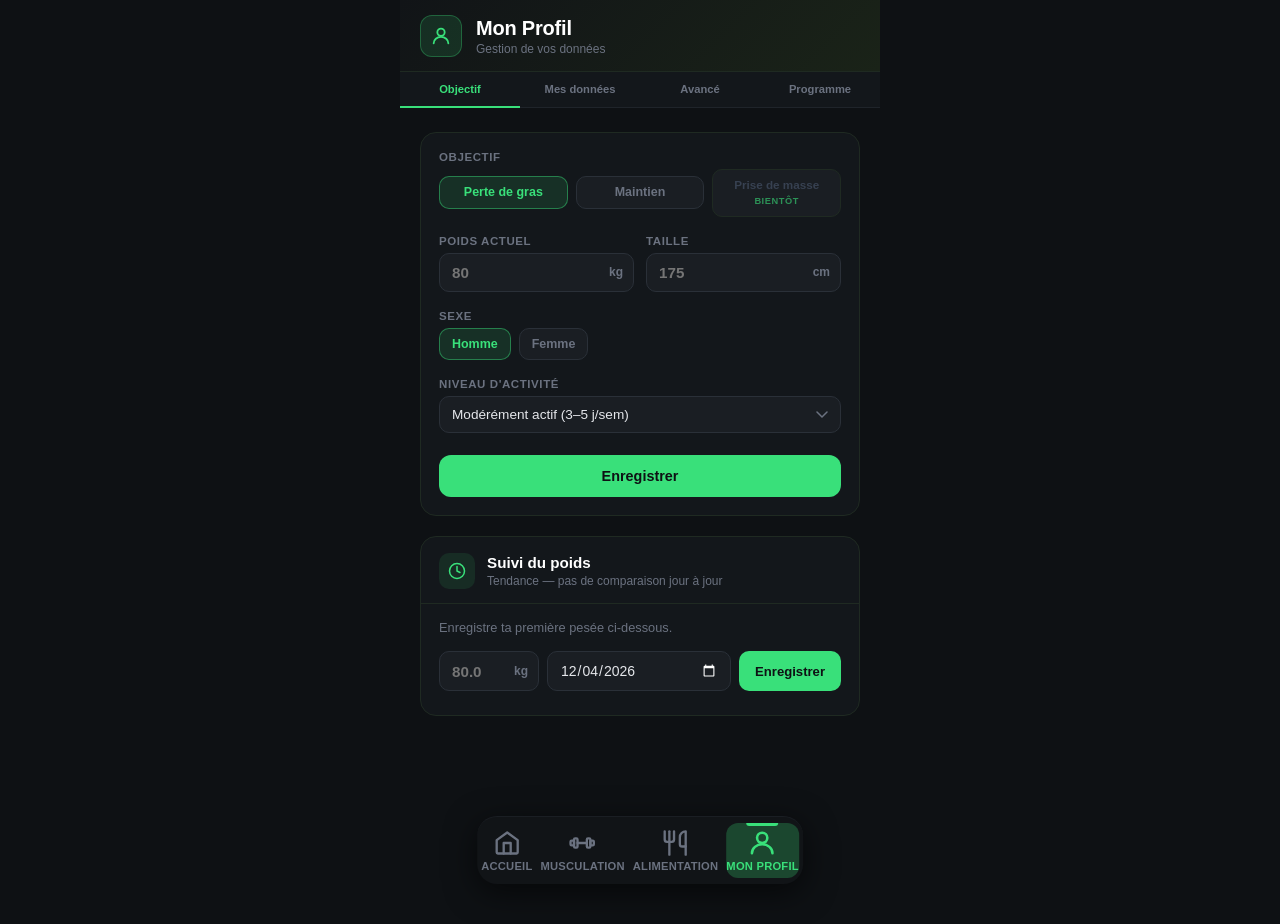
<file: profil.html>
<!DOCTYPE html>
<html lang="fr">
<head>
  <meta charset="UTF-8">
  <meta name="viewport" content="width=device-width, initial-scale=1.0, user-scalable=no, maximum-scale=1.0">
  <title>FitTrack — Mon Profil</title>
  <link rel="stylesheet" href="navbar.css">
  <link rel="stylesheet" href="profil.css">
</head>
<body>

  <!-- ===== EN-TÊTE DE PAGE ===== -->
  <header class="page-header">
    <div class="page-header__inner">
      <div class="page-header__icon" aria-hidden="true">
        <svg xmlns="http://www.w3.org/2000/svg" viewBox="0 0 24 24" fill="none"
             stroke="currentColor" stroke-width="2" stroke-linecap="round" stroke-linejoin="round">
          <circle cx="12" cy="8" r="4"/>
          <path d="M4 20c0-4 3.6-7 8-7s8 3 8 7"/>
        </svg>
      </div>
      <div>
        <h1 class="page-header__title">Mon Profil</h1>
        <p class="page-header__subtitle">Gestion de vos données</p>
      </div>
    </div>
  </header>

  <!-- ===== ONGLETS ===== -->
  <main class="profil-tabs">

    <input type="radio" id="ptab-objectif"   name="profil-tab" checked hidden>
    <input type="radio" id="ptab-donnees"    name="profil-tab" hidden>
    <input type="radio" id="ptab-avance"     name="profil-tab" hidden>
    <input type="radio" id="ptab-programme"  name="profil-tab" hidden>

    <!-- ─── Barre d'onglets ─── -->
    <div class="profil-tabs__bar profil-tabs__bar--4">
      <label for="ptab-objectif"  class="profil-tabs__item">Objectif</label>
      <label for="ptab-donnees"   class="profil-tabs__item">Mes données</label>
      <label for="ptab-avance"    class="profil-tabs__item">Avancé</label>
      <label for="ptab-programme" class="profil-tabs__item">Programme</label>
    </div>

    <!-- ─── Zones de contenu ─── -->
    <div class="profil-tabs__content">

      <!-- ══════ Panel 1 — Objectif ══════ -->
      <div id="ppanel-objectif" class="profil-tab-panel">
        <section class="profil-section">
          <form id="profil-objectif-form" class="profil-objectif-form" novalidate>

            <!-- Objectif -->
            <div class="profil-form-field profil-form-field--full">
              <label class="profil-form-label">Objectif</label>
              <div class="profil-radio-group profil-radio-group--3col">
                <label class="profil-radio-chip">
                  <input type="radio" name="p-objectif" value="perte" checked>
                  <span>Perte de gras</span>
                </label>
                <label class="profil-radio-chip">
                  <input type="radio" name="p-objectif" value="maintien">
                  <span>Maintien</span>
                </label>
                <span class="profil-chip-disabled" aria-disabled="true">
                  Prise de masse
                  <span class="profil-chip-soon">Bientôt</span>
                </span>
              </div>
            </div>

            <!-- Poids + Taille -->
            <div class="profil-form-row">
              <div class="profil-form-field">
                <label class="profil-form-label" for="p-poids">Poids actuel</label>
                <div class="profil-input-unit">
                  <input type="number" id="p-poids" class="profil-input" min="30" max="300" step="0.1" placeholder="80">
                  <span class="profil-input-unit__label">kg</span>
                </div>
              </div>
              <div class="profil-form-field">
                <label class="profil-form-label" for="p-taille">Taille</label>
                <div class="profil-input-unit">
                  <input type="number" id="p-taille" class="profil-input" min="100" max="250" step="1" placeholder="175">
                  <span class="profil-input-unit__label">cm</span>
                </div>
              </div>
            </div>

            <!-- Sexe -->
            <div class="profil-form-field profil-form-field--full">
              <label class="profil-form-label">Sexe</label>
              <div class="profil-radio-group">
                <label class="profil-radio-chip">
                  <input type="radio" name="p-sexe" value="homme" checked>
                  <span>Homme</span>
                </label>
                <label class="profil-radio-chip">
                  <input type="radio" name="p-sexe" value="femme">
                  <span>Femme</span>
                </label>
              </div>
            </div>

            <!-- Niveau d'activité -->
            <div class="profil-form-field profil-form-field--full">
              <label class="profil-form-label" for="p-activite">Niveau d'activité</label>
              <select id="p-activite" class="profil-select">
                <option value="1.2">Sédentaire (peu ou pas d'exercice)</option>
                <option value="1.375">Légèrement actif (1–3 j/sem)</option>
                <option value="1.55" selected>Modérément actif (3–5 j/sem)</option>
                <option value="1.725">Très actif (6–7 j/sem)</option>
                <option value="1.9">Extrêmement actif (sport + travail physique)</option>
              </select>
            </div>

            <!-- Résumé calculé (kcal + macros uniquement) -->
            <div class="profil-objectif-summary" id="p-summary" hidden>
              <p class="profil-objectif-summary__title">Profil nutritionnel estimé</p>
              <div class="profil-objectif-summary__grid">
                <div class="profil-objectif-summary__item">
                  <span class="profil-objectif-summary__val" id="p-summary-kcal">—</span>
                  <span class="profil-objectif-summary__lbl">kcal/jour</span>
                </div>
                <div class="profil-objectif-summary__item">
                  <span class="profil-objectif-summary__val" id="p-summary-p">—</span>
                  <span class="profil-objectif-summary__lbl">Protéines g</span>
                </div>
                <div class="profil-objectif-summary__item">
                  <span class="profil-objectif-summary__val" id="p-summary-g">—</span>
                  <span class="profil-objectif-summary__lbl">Glucides g</span>
                </div>
                <div class="profil-objectif-summary__item">
                  <span class="profil-objectif-summary__val" id="p-summary-l">—</span>
                  <span class="profil-objectif-summary__lbl">Lipides g</span>
                </div>
              </div>
              <p class="profil-objectif-summary__projection" id="p-summary-projection" hidden></p>
              <p class="profil-objectif-summary__hint">Détails du calcul → onglet Avancé</p>
            </div>

            <button type="submit" class="profil-btn profil-btn--primary profil-objectif-submit">
              Enregistrer
            </button>

            <!-- Dernière pesée enregistrée -->
            <div class="profil-poids-info" id="p-poids-info" hidden>
              <span class="profil-poids-info__label">Dernière pesée enregistrée</span>
              <span class="profil-poids-info__val" id="p-poids-info-val"></span>
            </div>

          </form>
        </section>

        <!-- ── Section suivi du poids ── -->
        <section class="profil-section">
          <div class="profil-section__header">
            <span class="profil-section__icon" aria-hidden="true">
              <svg xmlns="http://www.w3.org/2000/svg" viewBox="0 0 24 24" fill="none"
                   stroke="currentColor" stroke-width="2" stroke-linecap="round" stroke-linejoin="round">
                <path d="M12 2a10 10 0 1 0 0 20 10 10 0 0 0 0-20z"/>
                <path d="M12 6v6l4 2"/>
              </svg>
            </span>
            <div>
              <h2 class="profil-section__title">Suivi du poids</h2>
              <p class="profil-section__desc">Tendance — pas de comparaison jour à jour</p>
            </div>
          </div>

          <!-- Tendance calculée -->
          <div id="weight-trend-block" class="weight-trend-block"></div>

          <!-- Formulaire de saisie -->
          <div class="weight-input-row">
            <div class="profil-input-unit weight-input-unit">
              <input type="number" id="w-poids" class="profil-input" min="30" max="300"
                     step="0.1" placeholder="80.0" inputmode="decimal">
              <span class="profil-input-unit__label">kg</span>
            </div>
            <input type="date" id="w-date" class="profil-input--date weight-date-input">
            <button type="button" id="btn-add-weight" class="profil-btn profil-btn--primary weight-add-btn">
              Enregistrer
            </button>
          </div>

          <!-- Historique récent -->
          <div id="weight-history-block" class="weight-history-block"></div>
        </section>

      </div>

      <!-- ══════ Panel 2 — Mes données ══════ -->
      <div id="ppanel-donnees" class="profil-tab-panel">
        <section class="profil-section">
          <div class="profil-section__header">
            <span class="profil-section__icon" aria-hidden="true">
              <svg xmlns="http://www.w3.org/2000/svg" viewBox="0 0 24 24" fill="none"
                   stroke="currentColor" stroke-width="2" stroke-linecap="round" stroke-linejoin="round">
                <path d="M21 15v4a2 2 0 0 1-2 2H5a2 2 0 0 1-2-2v-4"/>
                <polyline points="17 8 12 3 7 8"/>
                <line x1="12" y1="3" x2="12" y2="15"/>
              </svg>
            </span>
            <div>
              <h2 class="profil-section__title">Mes données</h2>
              <p class="profil-section__desc">Sauvegardez et restaurez vos données locales</p>
            </div>
          </div>

          <!-- Bandeau explicatif -->
          <div class="profil-dev-notice">
            <svg xmlns="http://www.w3.org/2000/svg" viewBox="0 0 24 24" fill="none"
                 stroke="currentColor" stroke-width="2" stroke-linecap="round" stroke-linejoin="round"
                 width="14" height="14" aria-hidden="true">
              <circle cx="12" cy="12" r="10"/>
              <line x1="12" y1="8" x2="12" y2="12"/>
              <line x1="12" y1="16" x2="12.01" y2="16"/>
            </svg>
            Ces options permettent de sauvegarder et restaurer tes données locales pendant le développement de l'application.
          </div>

          <!-- Sauvegarde rapide -->
          <div class="profil-card">
            <div class="profil-card__label">
              <span class="profil-card__label-icon" aria-hidden="true">💾</span>
              <div>
                <p class="profil-card__title">Sauvegarde rapide</p>
                <p class="profil-card__hint" id="quick-save-hint">Enregistre un point de restauration dans l'application</p>
              </div>
            </div>
            <button type="button" id="btn-quick-save" class="profil-btn profil-btn--primary">Sauvegarder</button>
            <button type="button" id="btn-quick-restore" class="profil-btn profil-btn--secondary" hidden>Restaurer la sauvegarde</button>
          </div>

          <div class="profil-divider" aria-hidden="true"></div>

          <!-- Export -->
          <div class="profil-card">
            <div class="profil-card__label">
              <span class="profil-card__label-icon" aria-hidden="true">⬇️</span>
              <div>
                <p class="profil-card__title">Exporter mes données</p>
                <p class="profil-card__hint">Télécharge un fichier <code>fitness-backup.json</code> avec toutes tes données</p>
              </div>
            </div>
            <button type="button" id="btn-export" class="profil-btn profil-btn--primary">Exporter mes données</button>
          </div>

          <div class="profil-divider" aria-hidden="true"></div>

          <!-- Import -->
          <div class="profil-card">
            <div class="profil-card__label">
              <span class="profil-card__label-icon" aria-hidden="true">⬆️</span>
              <div>
                <p class="profil-card__title">Importer mes données</p>
                <p class="profil-card__hint">Remplace toutes tes données actuelles par le fichier importé</p>
              </div>
            </div>
            <label class="profil-file-label" id="import-file-label">
              <svg xmlns="http://www.w3.org/2000/svg" viewBox="0 0 24 24" fill="none"
                   stroke="currentColor" stroke-width="2" stroke-linecap="round" stroke-linejoin="round"
                   width="18" height="18" aria-hidden="true">
                <path d="M14 2H6a2 2 0 0 0-2 2v16a2 2 0 0 0 2 2h12a2 2 0 0 0 2-2V8z"/>
                <polyline points="14 2 14 8 20 8"/>
              </svg>
              <span id="import-file-name">Choisir un fichier .json</span>
              <input type="file" id="import-file-input" accept=".json" class="profil-file-input" aria-label="Choisir un fichier de sauvegarde JSON">
            </label>
            <button type="button" id="btn-import" class="profil-btn profil-btn--secondary" disabled>Importer mes données</button>
            <p id="import-error" class="profil-msg profil-msg--error" hidden></p>
          </div>
        </section>
      </div>

      <!-- ══════ Panel 3 — Avancé ══════ -->
      <div id="ppanel-avance" class="profil-tab-panel">

        <section class="profil-section">
          <div class="profil-section__header">
            <span class="profil-section__icon" aria-hidden="true">
              <svg xmlns="http://www.w3.org/2000/svg" viewBox="0 0 24 24" fill="none"
                   stroke="currentColor" stroke-width="2" stroke-linecap="round" stroke-linejoin="round">
                <line x1="18" y1="20" x2="18" y2="10"/>
                <line x1="12" y1="20" x2="12" y2="4"/>
                <line x1="6"  y1="20" x2="6"  y2="14"/>
              </svg>
            </span>
            <div>
              <h2 class="profil-section__title">Détails du calcul</h2>
              <p class="profil-section__desc">Basé sur le profil enregistré</p>
            </div>
          </div>
          <div id="profil-avance-block" class="profil-avance-block">
            <!-- Rendu par profil.js -->
          </div>
        </section>

        <section class="profil-section">
          <div class="profil-section__header">
            <span class="profil-section__icon" aria-hidden="true">
              <svg xmlns="http://www.w3.org/2000/svg" viewBox="0 0 24 24" fill="none"
                   stroke="currentColor" stroke-width="2" stroke-linecap="round" stroke-linejoin="round">
                <circle cx="12" cy="12" r="10"/>
                <line x1="12" y1="8"  x2="12" y2="12"/>
                <line x1="12" y1="16" x2="12.01" y2="16"/>
              </svg>
            </span>
            <div>
              <h2 class="profil-section__title">Méthode de calcul</h2>
              <p class="profil-section__desc">Comment sont estimées tes cibles</p>
            </div>
          </div>
          <div class="profil-avance-method">
            <p><strong>Poids de référence</strong> — calculé pour un IMC de 24 (valeur neutre). C'est une base de calcul stable, pas un objectif imposé.</p>
            <p><strong>Calories</strong> — calibrées sur le poids de référence (pas ton poids actuel), pour rester cohérentes tout au long du parcours sans recalcul constant.</p>
            <p><strong>Protéines & lipides</strong> — à 1,8 g et 0,9 g par kg de poids de référence, pour préserver la masse musculaire en déficit calorique.</p>
            <p><strong>Glucides</strong> — le reste des calories, après protéines et lipides.</p>
          </div>
        </section>

        <section class="profil-section profil-section--info">
          <p class="profil-app-name">FitTrack</p>
          <p class="profil-app-version">Vos données sont stockées localement sur votre appareil</p>
        </section>

      </div><!-- /.ppanel-avance -->

      <!-- ══════ Panel 4 — Programme ══════ -->
      <div id="ppanel-programme" class="profil-tab-panel">

        <!-- Résumé du programme actif (rendu par profil.js) -->
        <div id="prog-summary-block" class="profil-section" hidden></div>

        <!-- Formulaire de création / édition -->
        <section class="profil-section">
          <div class="profil-section__header">
            <span class="profil-section__icon" aria-hidden="true">
              <svg xmlns="http://www.w3.org/2000/svg" viewBox="0 0 24 24" fill="none"
                   stroke="currentColor" stroke-width="2" stroke-linecap="round" stroke-linejoin="round">
                <rect x="3" y="4" width="18" height="18" rx="2" ry="2"/>
                <line x1="16" y1="2" x2="16" y2="6"/>
                <line x1="8"  y1="2" x2="8"  y2="6"/>
                <line x1="3"  y1="10" x2="21" y2="10"/>
              </svg>
            </span>
            <div>
              <h2 class="profil-section__title" id="prog-form-title">Créer un programme</h2>
              <p class="profil-section__desc">Définir les phases et objectifs</p>
            </div>
          </div>

          <form id="prog-form" novalidate>

            <!-- Nom -->
            <div class="profil-form-field profil-form-field--full">
              <label class="profil-form-label" for="prog-nom">Nom du programme</label>
              <input type="text" id="prog-nom" class="profil-input"
                     placeholder="Ex : Upper Body Hypertrophie" autocomplete="off" required>
            </div>

            <!-- Date de début -->
            <div class="profil-form-field profil-form-field--full">
              <label class="profil-form-label" for="prog-start">Date de début</label>
              <input type="date" id="prog-start" class="profil-input--date">
            </div>

            <!-- Phases -->
            <div class="profil-form-field profil-form-field--full">
              <label class="profil-form-label">Phases</label>
              <div id="prog-phases-list" class="prog-phases-list"></div>
              <button type="button" id="btn-add-phase" class="prog-add-phase-btn">
                + Ajouter une phase
              </button>
            </div>

            <!-- Résumé durée totale -->
            <p class="prog-total-weeks" id="prog-total-weeks"></p>

            <div class="prog-form-actions">
              <button type="submit" class="profil-btn profil-btn--primary">
                Enregistrer le programme
              </button>
              <button type="button" id="btn-delete-prog" class="profil-btn profil-btn--danger" hidden>
                Supprimer le programme
              </button>
            </div>

          </form>
        </section>

      </div><!-- /.ppanel-programme -->

    </div><!-- /.profil-tabs__content -->

  </main>

  <!-- ===== TOAST ===== -->
  <div id="profil-toast" class="profil-toast" role="status" aria-live="polite" hidden></div>

  <!-- ===== NAVBAR ===== -->
  <nav class="bottom-nav" role="navigation" aria-label="Navigation principale">

    <a href="index.html" class="nav-item" aria-label="Accueil">
      <span class="nav-icon" aria-hidden="true">
        <svg xmlns="http://www.w3.org/2000/svg" viewBox="0 0 24 24" fill="none"
             width="24" height="24"
             stroke="currentColor" stroke-width="2" stroke-linecap="round" stroke-linejoin="round">
          <path d="M3 9.5L12 3l9 6.5V20a1 1 0 0 1-1 1H4a1 1 0 0 1-1-1V9.5z"/>
          <polyline points="9 21 9 12 15 12 15 21"/>
        </svg>
      </span>
      <span class="nav-label">Accueil</span>
    </a>

    <a href="musculation.html" class="nav-item" aria-label="Musculation">
      <span class="nav-icon" aria-hidden="true">
        <svg xmlns="http://www.w3.org/2000/svg" viewBox="0 0 24 24" fill="none"
             width="24" height="24"
             stroke="currentColor" stroke-width="2" stroke-linecap="round" stroke-linejoin="round">
          <rect x="2"  y="10" width="3" height="4" rx="1"/>
          <rect x="19" y="10" width="3" height="4" rx="1"/>
          <rect x="5"  y="8"  width="3" height="8" rx="1"/>
          <rect x="16" y="8"  width="3" height="8" rx="1"/>
          <line x1="8" y1="12" x2="16" y2="12"/>
        </svg>
      </span>
      <span class="nav-label">Musculation</span>
    </a>

    <a href="alimentation/alimentation.html" class="nav-item" aria-label="Alimentation">
      <span class="nav-icon" aria-hidden="true">
        <svg xmlns="http://www.w3.org/2000/svg" viewBox="0 0 24 24" fill="none"
             width="24" height="24"
             stroke="currentColor" stroke-width="2" stroke-linecap="round" stroke-linejoin="round">
          <path d="M3 2v7c0 1.1.9 2 2 2h4a2 2 0 0 0 2-2V2"/>
          <path d="M7 2v20"/>
          <path d="M21 15V2a5 5 0 0 0-5 5v6c0 1.1.9 2 2 2h3"/>
          <line x1="21" y1="15" x2="21" y2="22"/>
        </svg>
      </span>
      <span class="nav-label">Alimentation</span>
    </a>

    <a href="profil.html" class="nav-item active" aria-label="Mon profil">
      <span class="nav-icon" aria-hidden="true">
        <svg xmlns="http://www.w3.org/2000/svg" viewBox="0 0 24 24" fill="none"
             width="24" height="24"
             stroke="currentColor" stroke-width="2" stroke-linecap="round" stroke-linejoin="round">
          <circle cx="12" cy="8" r="4"/>
          <path d="M4 20c0-4 3.6-7 8-7s8 3 8 7"/>
        </svg>
      </span>
      <span class="nav-label">Mon profil</span>
    </a>

  </nav>

  <script src="js/data.js"></script>
  <script src="js/phase-detail.js"></script>
  <script src="js/profil.js"></script>
</body>
</html>
</file>
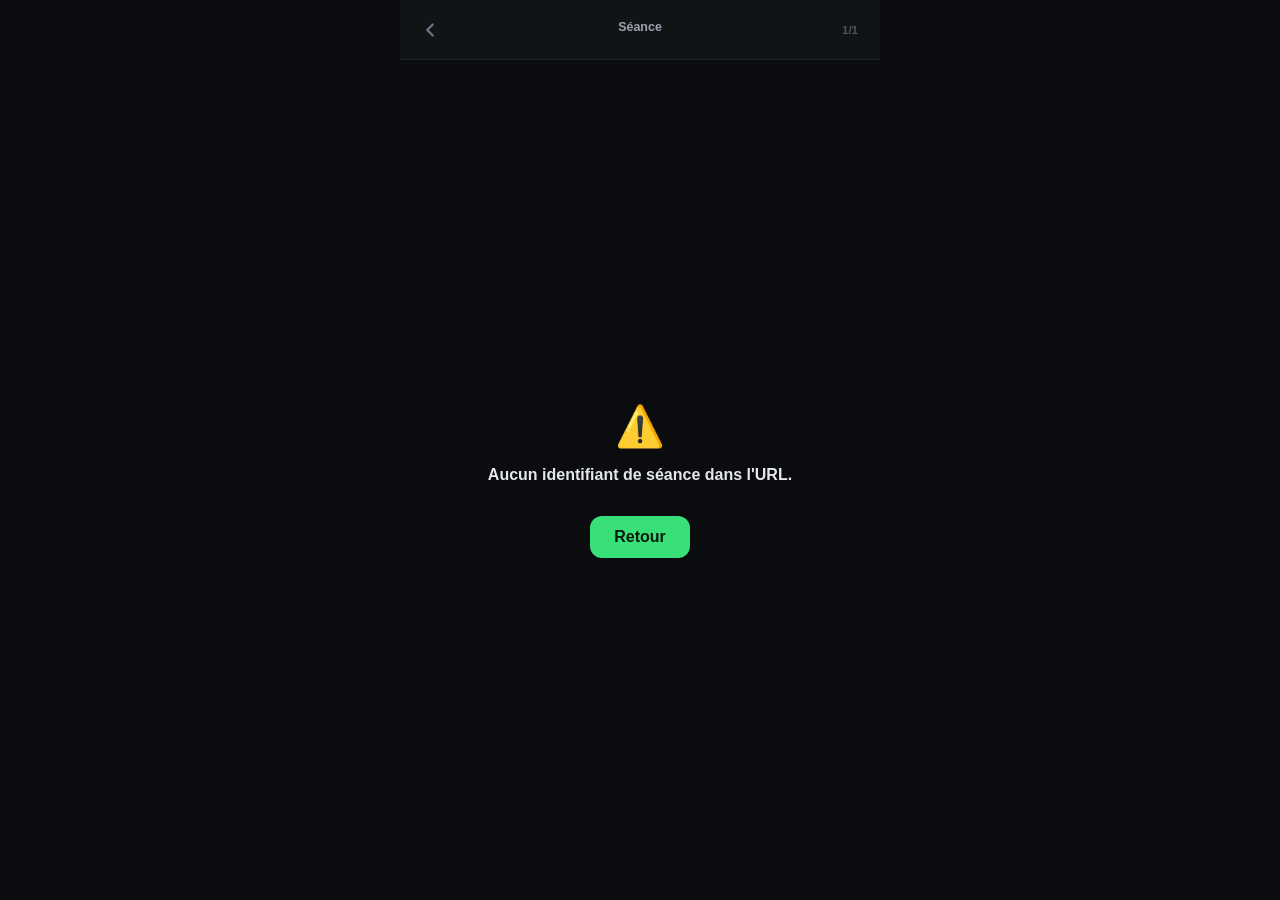
<file: seance.html>
<!DOCTYPE html>
<html lang="fr">
<head>
  <meta charset="UTF-8">
  <meta name="viewport" content="width=device-width, initial-scale=1.0, user-scalable=no">
  <title>FitTrack — Séance en cours</title>
  <link rel="stylesheet" href="navbar.css">
  <link rel="stylesheet" href="seance.css">
</head>
<body>

  <!-- ============================================================
       HEADER FIXE
       Bouton retour | Nom séance + dots séries | Compteur exercice
       ============================================================ -->
  <header class="ws-header">
    <button class="ws-header__back" id="btn-back" aria-label="Quitter la séance">
      <svg xmlns="http://www.w3.org/2000/svg" viewBox="0 0 24 24" fill="none"
           stroke="currentColor" stroke-width="2.5" stroke-linecap="round" stroke-linejoin="round">
        <polyline points="15 18 9 12 15 6"/>
      </svg>
    </button>
    <div class="ws-header__center">
      <p class="ws-session-name" id="ws-session-name">Séance</p>
      <div class="ws-dots" id="ws-dots" aria-hidden="true"></div>
    </div>
    <div class="ws-header__right" id="ws-exo-counter" aria-label="Exercice">1/1</div>
  </header>

  <!-- ============================================================
       ZONE PRINCIPALE — contient les 5 écrans
       ============================================================ -->
  <main class="ws-main">

    <!-- ══════════════════════════════════════════
         ÉCRAN 1 : PRÊT
         Infos exercice + bouton "Commencer"
    ══════════════════════════════════════════ -->
    <div class="ws-screen" id="screen-ready">

      <!-- Bande phase du programme (masquée si aucun programme) -->
      <div class="ws-phase-strip" id="ws-phase-strip" hidden></div>

      <!-- Carte exercice -->
      <div class="ws-exo-card">
        <span class="ws-muscle-tag" id="ready-muscle-tag">—</span>
        <h1 class="ws-exo-title" id="ready-exo-name">—</h1>

        <!-- Hints contextuels : RIR cible + note technique (masqués si absents) -->
        <div class="ws-exo-hints" id="ready-exo-hints" hidden>
          <span class="ws-rir-chip" id="ready-rir-chip" hidden></span>
          <span class="ws-note-chip" id="ready-note-chip" hidden></span>
        </div>

        <div class="ws-serie-meta">
          <div class="ws-serie-meta__item">
            <span class="ws-serie-meta__label">Série</span>
            <span class="ws-serie-meta__value">
              <span id="ready-serie-num">1</span>/<span id="ready-serie-total">4</span>
            </span>
          </div>
          <div class="ws-serie-meta__item">
            <span class="ws-serie-meta__label">Reps</span>
            <span class="ws-serie-meta__value" id="ready-reps">10</span>
          </div>
          <div class="ws-serie-meta__item">
            <span class="ws-serie-meta__label">Repos</span>
            <span class="ws-serie-meta__value" id="ready-repos">90 s</span>
          </div>
        </div>
      </div>

      <!-- Résultats des séries déjà faites (injecté par JS) -->
      <div class="ws-prev-series" id="ready-prev-series" aria-label="Séries précédentes"></div>

      <!-- Charge prévue pour cette série (masquée pour Poids du corps) -->
      <div id="ready-weight-section" class="ws-ready-weight">
        <div class="ws-ready-weight__header">
          <span class="ws-ready-weight__title">Charge prévue</span>
          <span class="ws-ready-weight__last" id="ready-last-session"></span>
        </div>
        <div class="ws-weight-input-row">
          <button class="ws-stepper__btn" id="btn-pre-weight-minus" aria-label="Moins 2.5 kg">−</button>
          <div class="ws-weight-val-wrap">
            <input class="ws-weight-input" type="number" id="pre-weight-input"
                   step="0.5" min="0" max="500" inputmode="decimal" aria-label="Poids en kg">
            <span class="ws-weight-unit">kg</span>
          </div>
          <button class="ws-stepper__btn" id="btn-pre-weight-plus" aria-label="Plus 2.5 kg">＋</button>
        </div>
        <p class="ws-weight-hint" id="pre-weight-hint"></p>
      </div>

      <div class="ws-screen__cta">
        <button class="ws-btn ws-btn--primary" id="btn-start-serie">
          <svg xmlns="http://www.w3.org/2000/svg" viewBox="0 0 24 24" fill="currentColor"
               width="20" height="20" aria-hidden="true">
            <polygon points="5 3 19 12 5 21 5 3"/>
          </svg>
          Commencer la série
        </button>
      </div>
    </div>


    <!-- ══════════════════════════════════════════
         ÉCRAN 2 : SÉRIE EN COURS
         Chrono qui tourne + bouton "Terminé"
    ══════════════════════════════════════════ -->
    <div class="ws-screen" id="screen-active">

      <div class="ws-active-top">
        <span class="ws-muscle-tag" id="active-muscle-tag">—</span>
        <p class="ws-active-exo"    id="active-exo-name">—</p>
        <p class="ws-active-target" id="active-target">—</p>
      </div>

      <div class="ws-stopwatch-wrap">
        <span class="ws-stopwatch" id="ws-stopwatch" aria-live="polite">0:00</span>
      </div>

      <div class="ws-screen__cta">
        <button class="ws-btn ws-btn--done" id="btn-serie-done">
          <svg xmlns="http://www.w3.org/2000/svg" viewBox="0 0 24 24" fill="none"
               stroke="currentColor" stroke-width="2.5" stroke-linecap="round" stroke-linejoin="round"
               width="22" height="22" aria-hidden="true">
            <polyline points="20 6 9 17 4 12"/>
          </svg>
          Série terminée
        </button>
      </div>
    </div>


    <!-- ══════════════════════════════════════════
         ÉCRAN 3 : VALIDATION
         Toutes les reps ? Ou combien ?
    ══════════════════════════════════════════ -->
    <div class="ws-screen" id="screen-validate">

      <div class="ws-validate-info">
        <p class="ws-validate-label">Comment s'est passée la série ?</p>
        <p class="ws-validate-target" id="validate-target">Objectif : 10 reps</p>
      </div>

      <div class="ws-validate-actions">

        <!-- Chemin facile : tout bon -->
        <button class="ws-btn ws-btn--success" id="btn-full-reps">
          <svg xmlns="http://www.w3.org/2000/svg" viewBox="0 0 24 24" fill="none"
               stroke="currentColor" stroke-width="2.5" stroke-linecap="round" stroke-linejoin="round"
               width="20" height="20" aria-hidden="true">
            <polyline points="20 6 9 17 4 12"/>
          </svg>
          Toutes les reps <span id="validate-full-label">(10)</span>
        </button>

        <!-- Séparateur -->
        <div class="ws-validate-sep"><span>ou j'ai fait moins</span></div>

        <!-- Stepper : combien de reps réelles ? -->
        <div class="ws-stepper-wrap">
          <button class="ws-stepper__btn" id="btn-rep-minus" aria-label="Moins une rep">−</button>
          <span   class="ws-stepper__val" id="stepper-val"   aria-live="polite">10</span>
          <button class="ws-stepper__btn" id="btn-rep-plus"  aria-label="Plus une rep">＋</button>
        </div>

        <button class="ws-btn ws-btn--outline" id="btn-adjust-reps">
          Valider avec ce nombre
        </button>

      </div>
    </div>


    <!-- ══════════════════════════════════════════
         ÉCRAN 3b : POIDS UTILISÉ
         Saisie ou confirmation du poids par série
         (masqué pour les exercices poids du corps)
    ══════════════════════════════════════════ -->
    <div class="ws-screen" id="screen-weight">

      <div class="ws-weight-header">
        <p class="ws-weight-label">Quel poids as-tu utilisé ?</p>
        <p class="ws-weight-serie" id="weight-serie-info">Série 1</p>
      </div>

      <div class="ws-weight-center">
        <div class="ws-weight-input-row">
          <button class="ws-stepper__btn" id="btn-weight-minus" aria-label="Moins 2.5 kg">−</button>
          <div class="ws-weight-val-wrap">
            <input class="ws-weight-input" type="number" id="weight-input"
                   step="0.5" min="0" max="500" inputmode="decimal" aria-label="Poids en kg">
            <span class="ws-weight-unit">kg</span>
          </div>
          <button class="ws-stepper__btn" id="btn-weight-plus" aria-label="Plus 2.5 kg">＋</button>
        </div>
        <p class="ws-weight-hint" id="weight-hint"></p>
      </div>

      <!-- Ressenti — affiché uniquement sur la dernière série de l'exercice -->
      <div class="ws-ressenti" id="weight-ressenti">
        <p class="ws-ressenti__label" id="ressenti-label">Ressenti global sur cet exercice</p>
        <div class="ws-ressenti__chips">
          <button class="ws-ressenti__chip ws-ressenti__chip--dur"
                  data-ressenti="dur" type="button" aria-pressed="false">😰 Trop dur</button>
          <button class="ws-ressenti__chip ws-ressenti__chip--ok ws-ressenti__chip--selected"
                  data-ressenti="ok" type="button" aria-pressed="true">👍 OK</button>
          <button class="ws-ressenti__chip ws-ressenti__chip--facile"
                  data-ressenti="facile" type="button" aria-pressed="false">💪 Facile</button>
        </div>
      </div>

      <div class="ws-screen__cta">
        <button class="ws-btn ws-btn--primary" id="btn-weight-confirm">
          <svg xmlns="http://www.w3.org/2000/svg" viewBox="0 0 24 24" fill="none"
               stroke="currentColor" stroke-width="2.5" stroke-linecap="round" stroke-linejoin="round"
               width="20" height="20" aria-hidden="true">
            <polyline points="20 6 9 17 4 12"/>
          </svg>
          Confirmer
        </button>
        <button class="ws-btn ws-btn--ghost" id="btn-weight-skip">
          Sans poids / ignorer
        </button>
      </div>
    </div>


    <!-- ══════════════════════════════════════════
         ÉCRAN 4 : REPOS
         Ring SVG countdown + exercice suivant
    ══════════════════════════════════════════ -->
    <div class="ws-screen" id="screen-rest">

      <p class="ws-rest-label" id="rest-label">Récupération</p>

      <div class="ws-rest-center">
        <div class="ws-ring-wrap">
          <svg class="ws-ring" viewBox="0 0 120 120" aria-hidden="true">
            <circle class="ws-ring__track" cx="60" cy="60" r="54"/>
            <circle class="ws-ring__arc"   cx="60" cy="60" r="54" id="rest-arc"/>
          </svg>
          <span class="ws-ring__time" id="rest-time" aria-live="polite">1:30</span>
        </div>

        <p class="ws-rest-next" id="rest-next-text">Prochain : Série 2</p>
        <p class="ws-rest-transition-note" id="rest-transition-note" hidden>Temps conseillé · passe quand tu es prêt·e</p>
      </div>

      <!-- Toggle son de fin de repos -->
      <div class="ws-rest-sound">
        <button class="ws-sound-btn" id="btn-sound-toggle" type="button" aria-pressed="true">
          <!-- contenu injecté par JS -->
        </button>
      </div>

      <div class="ws-screen__cta">
        <button class="ws-btn ws-btn--ghost" id="btn-skip-rest">
          Passer le repos →
        </button>
      </div>
    </div>


    <!-- ══════════════════════════════════════════
         ÉCRAN CARDIO
         Chrono + formulaire résultats
    ══════════════════════════════════════════ -->
    <div class="ws-screen" id="screen-cardio">

      <!-- Carte exercice -->
      <div class="ws-exo-card">
        <span class="ws-muscle-tag ws-muscle-tag--cardio" id="cardio-muscle-tag">Cardio</span>
        <h1 class="ws-exo-title" id="cardio-exo-name">—</h1>
        <p class="ws-cardio-planned">Durée cible : <strong id="cardio-planned-val">—</strong></p>
      </div>

      <!-- Phase 1 : chrono en cours -->
      <div id="cardio-phase-run">
        <div class="ws-stopwatch-wrap">
          <span class="ws-stopwatch" id="cardio-stopwatch" aria-live="polite">0:00</span>
        </div>
        <div class="ws-screen__cta">
          <button class="ws-btn ws-btn--done" id="btn-cardio-stop">
            <svg xmlns="http://www.w3.org/2000/svg" viewBox="0 0 24 24" fill="none"
                 stroke="currentColor" stroke-width="2.5" stroke-linecap="round" stroke-linejoin="round"
                 width="22" height="22" aria-hidden="true">
              <polyline points="20 6 9 17 4 12"/>
            </svg>
            Activité terminée
          </button>
        </div>
      </div>

      <!-- Phase 2 : saisie résultats -->
      <div id="cardio-phase-confirm" hidden>

        <!-- Durée -->
        <div class="cardio-field">
          <label class="cardio-field__label" for="cardio-duree-input">Durée (min)</label>
          <div class="ws-weight-input-row">
            <button type="button" class="ws-stepper__btn" id="btn-cardio-dur-minus" aria-label="Moins 1 min">−</button>
            <input type="number" class="ws-weight-input" id="cardio-duree-input"
                   min="1" step="1" inputmode="numeric" aria-label="Durée en minutes">
            <button type="button" class="ws-stepper__btn" id="btn-cardio-dur-plus" aria-label="Plus 1 min">＋</button>
          </div>
        </div>

        <!-- Distance (optionnel) -->
        <div class="cardio-field">
          <label class="cardio-field__label">
            Distance <span style="font-weight:400;color:#6b7280;text-transform:none;letter-spacing:0">(optionnel)</span>
          </label>
          <div class="ws-weight-input-row">
            <button type="button" class="ws-stepper__btn" id="btn-cardio-dist-minus" aria-label="Moins 0.5 km">−</button>
            <div class="ws-weight-val-wrap">
              <input type="number" class="ws-weight-input" id="cardio-distance-input"
                     min="0" step="0.5" inputmode="decimal" placeholder="0" aria-label="Distance en km">
              <span class="ws-weight-unit">km</span>
            </div>
            <button type="button" class="ws-stepper__btn" id="btn-cardio-dist-plus" aria-label="Plus 0.5 km">＋</button>
          </div>
        </div>

        <!-- Intensité (optionnel) -->
        <div class="cardio-field">
          <label class="cardio-field__label">
            Intensité <span style="font-weight:400;color:#6b7280;text-transform:none;letter-spacing:0">(optionnel)</span>
          </label>
          <div class="cardio-intensite-chips" id="cardio-intensite-chips">
            <button type="button" class="cardio-intensite-chip" data-intensite="faible">Faible</button>
            <button type="button" class="cardio-intensite-chip" data-intensite="moderee">Modérée</button>
            <button type="button" class="cardio-intensite-chip" data-intensite="elevee">Élevée</button>
          </div>
        </div>

        <div class="ws-screen__cta">
          <button class="ws-btn ws-btn--primary" id="btn-cardio-confirm">
            <svg xmlns="http://www.w3.org/2000/svg" viewBox="0 0 24 24" fill="none"
                 stroke="currentColor" stroke-width="2.5" stroke-linecap="round" stroke-linejoin="round"
                 width="20" height="20" aria-hidden="true">
              <polyline points="20 6 9 17 4 12"/>
            </svg>
            Valider l'activité
          </button>
        </div>
      </div>

    </div>


    <!-- ══════════════════════════════════════════
         ÉCRAN 5 : RÉCAP
         Résumé complet + enregistrement
    ══════════════════════════════════════════ -->
    <div class="ws-screen" id="screen-recap">

      <div class="ws-recap-hero">
        <div class="ws-recap-icon" aria-hidden="true">
          <svg xmlns="http://www.w3.org/2000/svg" viewBox="0 0 24 24" fill="none"
               stroke="currentColor" stroke-width="1.5" stroke-linecap="round" stroke-linejoin="round">
            <path d="M8 21h8M12 17v4"/>
            <path d="M7 4h10l1 7H6L7 4z"/>
            <path d="M6 11c-1.5 0-3 .5-3 2s1.5 2 3 2"/>
            <path d="M18 11c1.5 0 3 .5 3 2s-1.5 2-3 2"/>
          </svg>
        </div>
        <h1 class="ws-recap-title">Séance terminée !</h1>
        <p  class="ws-recap-subtitle" id="recap-session-name">Push A</p>
      </div>

      <!-- Liste injectée par JS -->
      <div id="recap-list" class="ws-recap-list"></div>

      <!-- Bilan & suggestions (injectés par JS) -->
      <div id="recap-suggestions" class="ws-recap-suggestions"></div>

      <!-- Bloc programme (injecté par JS si programme actif) -->
      <div id="recap-programme" class="ws-recap-programme" hidden></div>

      <div class="ws-screen__cta">
        <a href="musculation.html" class="ws-btn ws-btn--primary">
          Retour à mes séances
        </a>
      </div>

    </div>

  </main>

  <script src="js/data.js"></script>
  <script src="js/seance.js"></script>
</body>
</html>
</file>
<file: navbar.css>
/* ============================================================
   FITTRACK — NAVBAR FIXE BAS
   Mobile First | HTML5 + CSS3 uniquement
   ============================================================ */

/* === Variables de design fitness === */
:root {
  --bg-nav:       #111417;        /* fond navbar : noir charbon          */
  --bg-nav-top:   #1a1e23;        /* liseré supérieur légèrement plus clair */
  --accent:       #39e07a;        /* vert dynamique fitness               */
  --accent-glow:  rgba(57, 224, 122, 0.25); /* halo couleur active       */
  --text-idle:    #6b7280;        /* icône / texte inactif                */
  --text-active:  #ffffff;        /* texte état actif                     */
  --nav-height:   68px;           /* hauteur confortable pour le doigt    */
  --radius-nav:   16px 16px 0 0;  /* coins arrondis en haut de la navbar  */
  --transition:   0.2s ease;
}

/* === Reset minimal === */
*, *::before, *::after {
  box-sizing: border-box;
  margin: 0;
  padding: 0;
}

/* === Bloquer le zoom double-tap iOS (Safari + PWA) === */
html {
  touch-action: manipulation;
}
body {
  touch-action: manipulation;
}

/* === Body : padding-bottom pour ne pas masquer le contenu === */
body {
  font-family: -apple-system, BlinkMacSystemFont, "Segoe UI", Roboto, sans-serif;
  background: #0e1114;
  color: #f0f0f0;
  /* On réserve l'espace de la navbar en bas */
  padding-bottom: var(--nav-height);
  min-height: 100vh;
}

/* === Contenu principal (placeholder) === */
.main-content {
  padding: 1.5rem 1rem;
}

/* ============================================================
   NAVBAR
   ============================================================ */
.bottom-nav {
  /* Positionnement fixe en bas */
  position: fixed;
  bottom: 0;
  left: 0;
  right: 0;
  z-index: 1000;

  /* Dimensions et forme */
  height: var(--nav-height);
  border-radius: var(--radius-nav);

  /* Fond et bordure supérieure subtile */
  background-color: var(--bg-nav);
  border-top: 1px solid var(--bg-nav-top);

  /* Ombre portée vers le haut pour effet "flottant" */
  box-shadow: 0 -4px 20px rgba(0, 0, 0, 0.55);

  /* Disposition des boutons */
  display: flex;
  align-items: stretch;
}

/* ============================================================
   ITEM DE NAVIGATION
   ============================================================ */
.nav-item {
  /* Chaque bouton occupe 1/4 de la largeur */
  flex: 1;

  /* Disposition verticale icône + texte */
  display: flex;
  flex-direction: column;
  align-items: center;
  justify-content: center;
  gap: 4px;

  /* Couleur par défaut (inactif) */
  color: var(--text-idle);
  text-decoration: none;

  /* Arrondi léger pour l'effet "app" */
  border-radius: 12px;
  margin: 6px 4px;

  /* Transition fluide */
  transition: color var(--transition), background-color var(--transition);

  /* Curseur pointeur */
  cursor: pointer;

  /* Empêche la sélection de texte au tap */
  user-select: none;
  -webkit-tap-highlight-color: transparent;
}

/* --- Icône SVG --- */
.nav-icon {
  display: flex;
  align-items: center;
  justify-content: center;
  width: 26px;
  height: 26px;
  transition: transform var(--transition);
}

.nav-icon svg {
  width: 100%;
  height: 100%;
}

/* --- Label texte --- */
.nav-label {
  font-size: 0.65rem;       /* petite taille lisible sur mobile */
  font-weight: 600;
  letter-spacing: 0.02em;
  text-transform: uppercase;
  line-height: 1;
  white-space: nowrap;
}

/* ============================================================
   ÉTAT HOVER (desktop)
   ============================================================ */
.nav-item:hover {
  color: #c8fad9;                              /* vert clair doux         */
  background-color: rgba(57, 224, 122, 0.08); /* halo très discret        */
}

.nav-item:hover .nav-icon {
  transform: translateY(-2px);                 /* légère montée de l'icône */
}

/* ============================================================
   ÉTAT ACTIF (.active)
   Ajouter manuellement sur chaque page ou via JS si besoin
   ============================================================ */
.nav-item.active {
  color: var(--accent);                        /* vert accent vif          */
  background-color: var(--accent-glow);        /* halo coloré              */
}

/* Trait indicateur en haut du bouton actif */
.nav-item.active::before {
  content: "";
  position: absolute;
  top: 0;
  left: 50%;
  transform: translateX(-50%);
  width: 32px;
  height: 3px;
  background: var(--accent);
  border-radius: 0 0 4px 4px;
}

/* On positionne le parent en relative pour ::before */
.bottom-nav {
  position: fixed; /* déjà défini, mais nécessaire pour les enfants */
}

.nav-item {
  position: relative; /* contexte pour le trait ::before */
}

.nav-item.active .nav-icon {
  transform: scale(1.1);                       /* icône légèrement agrandie */
}

/* ============================================================
   RESPONSIVE — Desktop (≥ 768px)
   ============================================================ */
@media (min-width: 768px) {

  /* Centrer la navbar et lui donner une largeur max */
  .bottom-nav {
    max-width: 480px;
    left: 50%;
    right: auto;
    transform: translateX(-50%);

    /* Coins arrondis tout autour sur desktop */
    border-radius: 20px;
    bottom: 16px;

    /* Ombre plus marquée pour l'effet flottant */
    box-shadow: 0 8px 32px rgba(0, 0, 0, 0.6);
  }

  /* Labels légèrement plus grands */
  .nav-label {
    font-size: 0.7rem;
  }

  /* Icônes un peu plus grandes */
  .nav-icon {
    width: 28px;
    height: 28px;
  }

  /* Padding-bottom ajusté pour le desktop */
  body {
    padding-bottom: calc(var(--nav-height) + 24px);
  }
}
</file>
<file: index.css>
/* ============================================================
   FITTRACK — PAGE ACCUEIL (tableau de bord journalier)
   Mobile First | Vanilla CSS
   ============================================================ */

body {
  max-width: 480px;
  margin-left: auto;
  margin-right: auto;
}

/* ============================================================
   EN-TÊTE
   ============================================================ */
.home-header {
  padding: 1.25rem 1.25rem 0.875rem;
  background: linear-gradient(135deg, #111417 0%, #1a2318 100%);
  border-bottom: 1px solid #1f2a22;
  display: flex;
  flex-direction: column;
  gap: 0.25rem;
}

/* Ligne date + badge de mode */
.home-header__top {
  display: flex;
  align-items: center;
  justify-content: space-between;
  gap: 0.5rem;
}

.home-header__date {
  font-size: 0.75rem;
  color: #6b7280;
  text-transform: capitalize;
  letter-spacing: 0.02em;
}

/* Badge de mode contextuel */
.home-mode-badge {
  font-size: 0.63rem;
  font-weight: 700;
  text-transform: uppercase;
  letter-spacing: 0.07em;
  padding: 3px 8px;
  border-radius: 6px;
  white-space: nowrap;
  flex-shrink: 0;
}

.home-mode-badge--active {
  background: rgba(57, 224, 122, 0.15);
  color: #39e07a;
}

.home-mode-badge--training {
  background: rgba(251, 191, 36, 0.12);
  color: #fbbf24;
}

.home-mode-badge--done {
  background: rgba(57, 224, 122, 0.1);
  color: #39e07a;
}

.home-mode-badge--rest {
  background: rgba(107, 114, 128, 0.1);
  color: #6b7280;
}

.home-header__message {
  font-size: 1.25rem;
  font-weight: 700;
  color: #f0f0f0;
  margin-top: 0.1rem;
  letter-spacing: -0.02em;
  line-height: 1.2;
}

.home-header__hint {
  font-size: 0.78rem;
  color: #6b7280;
  line-height: 1.45;
}

/* Strip objectif discret */
.home-goal-strip {
  font-size: 0.7rem;
  color: #4b5563;
  margin-top: 0.15rem;
  line-height: 1.4;
}

.home-goal-strip[hidden] { display: none; }

/* Strip poids + tendance */
.home-weight-strip {
  font-size: 0.7rem;
  color: #4b5563;
  line-height: 1.4;
}

.home-weight-strip[hidden] { display: none; }

/* ============================================================
   CONTENU PRINCIPAL
   ============================================================ */
.home-main {
  display: flex;
  flex-direction: column;
  gap: 1rem;
  padding: 1rem;
}

/* La carte prioritaire remonte en tête de liste */
.home-card--first {
  order: -1;
}

/* ============================================================
   CARTES
   ============================================================ */
.home-card {
  background: #13171b;
  border: 1px solid #1f2a22;
  border-radius: 16px;
  overflow: hidden;
  transition: border-color 0.2s ease;
}

/* Carte prioritaire du jour — légère bordure accent */
.home-card--priority {
  border-color: rgba(57, 224, 122, 0.35);
}

.home-card__head {
  display: flex;
  align-items: center;
  gap: 0.625rem;
  padding: 0.875rem 1.125rem;
  border-bottom: 1px solid #1f2a22;
}

.home-card__head-icon {
  display: flex;
  align-items: center;
  justify-content: center;
  width: 32px;
  height: 32px;
  background: rgba(57, 224, 122, 0.1);
  border-radius: 8px;
  color: #39e07a;
  flex-shrink: 0;
}

.home-card__head-icon svg {
  width: 16px;
  height: 16px;
}

.home-card__title {
  font-size: 0.875rem;
  font-weight: 700;
  color: #e5e7eb;
  letter-spacing: -0.01em;
}

.home-card__body {
  padding: 1rem 1.125rem;
  display: flex;
  flex-direction: column;
  gap: 0.75rem;
}

/* ============================================================
   BADGES STATUT
   ============================================================ */
.home-card__status {
  display: inline-flex;
  align-items: center;
  gap: 0.35rem;
  font-size: 0.65rem;
  font-weight: 700;
  padding: 3px 8px;
  border-radius: 6px;
  text-transform: uppercase;
  letter-spacing: 0.06em;
  width: fit-content;
}

.home-card__status--planned {
  background: rgba(251, 191, 36, 0.12);
  color: #fbbf24;
}

.home-card__status--active {
  background: rgba(57, 224, 122, 0.15);
  color: #39e07a;
}

.home-card__status-dot {
  display: inline-block;
  width: 6px;
  height: 6px;
  border-radius: 50%;
  background: #39e07a;
  animation: pulse-dot 1.2s ease-in-out infinite;
}

@keyframes pulse-dot {
  0%, 100% { opacity: 1; }
  50%       { opacity: 0.35; }
}

.home-card__status--done {
  background: rgba(57, 224, 122, 0.1);
  color: #39e07a;
}

.home-card__status--rest {
  background: rgba(107, 114, 128, 0.1);
  color: #6b7280;
}

/* ============================================================
   TEXTE INFO (nom séance, etc.)
   ============================================================ */
.home-card__info {
  font-size: 0.9rem;
  font-weight: 600;
  color: #e5e7eb;
  line-height: 1.3;
}

.home-card__info--secondary {
  font-size: 0.8rem;
  font-weight: 400;
  color: #6b7280;
}

/* Texte coach — discret, sous le badge ou l'info principale */
.home-card__coach {
  font-size: 0.78rem;
  color: #6b7280;
  line-height: 1.45;
}

/* ============================================================
   BOUTONS
   ============================================================ */
.home-btn {
  display: flex;
  align-items: center;
  justify-content: center;
  gap: 0.5rem;
  width: 100%;
  padding: 0.75rem 1rem;
  border: none;
  border-radius: 12px;
  font-size: 0.875rem;
  font-weight: 600;
  cursor: pointer;
  text-decoration: none;
  text-align: center;
  transition: opacity 0.15s ease, transform 0.1s ease;
  -webkit-tap-highlight-color: transparent;
  font-family: inherit;
  box-sizing: border-box;
}

.home-btn:active {
  transform: scale(0.97);
}

.home-btn--primary {
  background: #39e07a;
  color: #0e1114;
}

.home-btn--primary:hover {
  opacity: 0.88;
}

.home-btn--ghost {
  background: transparent;
  color: #6b7280;
  border: 1px solid #1f2a22;
  font-size: 0.8rem;
  font-weight: 500;
  padding: 0.6rem 1rem;
}

.home-btn--ghost:hover {
  color: #e5e7eb;
  border-color: #374151;
}

/* ============================================================
   BLOC ALIMENTATION — calories + barre
   ============================================================ */
.home-alim-macro {
  display: flex;
  flex-direction: column;
  gap: 0.5rem;
}

.home-alim-macro__main {
  display: flex;
  align-items: baseline;
  gap: 0.3rem;
}

.home-alim-macro__val {
  font-size: 1.75rem;
  font-weight: 800;
  color: #f0f0f0;
  letter-spacing: -0.03em;
  line-height: 1;
}

.home-alim-macro__sep {
  font-size: 1rem;
  color: #374151;
  font-weight: 400;
}

.home-alim-macro__goal {
  font-size: 0.82rem;
  color: #6b7280;
  font-weight: 500;
}

.home-alim-bar {
  height: 6px;
  background: #1f2a22;
  border-radius: 3px;
  overflow: hidden;
}

.home-alim-bar__fill {
  height: 100%;
  background: #39e07a;
  border-radius: 3px;
  transition: width 0.45s ease;
  min-width: 0;
}

.home-alim-bar__fill--over {
  background: #f87171;
}

/* Texte "prochaine étape" — état sans données */
.home-alim-step {
  font-size: 0.9rem;
  font-weight: 600;
  color: #e5e7eb;
  line-height: 1.4;
}

/* Chiffre clé "X kcal restantes" */
.home-alim-reste {
  font-size: 1rem;
  font-weight: 700;
  color: #39e07a;
  letter-spacing: -0.01em;
}

/* ============================================================
   BLOC ALIMENTATION — macros secondaires
   ============================================================ */
.home-alim-secondary {
  display: flex;
  flex-direction: column;
  gap: 0.3rem;
}

.home-alim-secondary__item {
  display: flex;
  align-items: center;
  justify-content: space-between;
  font-size: 0.8rem;
}

.home-alim-secondary__label {
  color: #6b7280;
}

.home-alim-secondary__val {
  color: #e5e7eb;
  font-weight: 600;
}

.home-alim-secondary__goal {
  color: #6b7280;
  font-weight: 400;
}

.home-alim-secondary__val--ok {
  color: #39e07a;
}

/* ============================================================
   ICÔNE EAU — variante bleue
   ============================================================ */
.home-card__head-icon--water {
  background: rgba(96, 165, 250, 0.1);
  color: #60a5fa;
}

/* ============================================================
   BLOC HYDRATATION
   ============================================================ */
.home-hydra-row {
  display: flex;
  align-items: center;
  justify-content: space-between;
  gap: 0.75rem;
}

.home-hydra-info {
  display: flex;
  align-items: baseline;
  gap: 0.3rem;
  flex: 1;
  min-width: 0;
}

.home-hydra-val {
  font-size: 1.75rem;
  font-weight: 800;
  color: #60a5fa;
  letter-spacing: -0.03em;
  line-height: 1;
}

.home-hydra-sep {
  font-size: 1rem;
  color: #374151;
  font-weight: 400;
}

.home-hydra-goal {
  font-size: 0.82rem;
  color: #6b7280;
  font-weight: 500;
}

.home-hydra-btn {
  flex-shrink: 0;
  background: rgba(96, 165, 250, 0.12);
  color: #60a5fa;
  border: 1px solid rgba(96, 165, 250, 0.28);
  border-radius: 10px;
  padding: 0.55rem 0.875rem;
  font-size: 0.875rem;
  font-weight: 700;
  cursor: pointer;
  font-family: inherit;
  transition: opacity 0.15s ease, transform 0.1s ease;
  -webkit-tap-highlight-color: transparent;
  white-space: nowrap;
}

.home-hydra-btn:active {
  transform: scale(0.95);
  opacity: 0.75;
}

.home-hydra-done {
  font-size: 0.78rem;
  font-weight: 700;
  color: #60a5fa;
  flex-shrink: 0;
  white-space: nowrap;
}

/* Barre de progression bleue (eau) */
.home-alim-bar__fill--water {
  background: #60a5fa;
}

/* ============================================================
   BLOC PROGRAMME ACTIF
   ============================================================ */
.home-programme-card {
  border-color: rgba(57, 224, 122, 0.2);
  background: linear-gradient(135deg, rgba(57,224,122,0.04) 0%, transparent 80%);
}

#home-programme-block {
  padding: 0.875rem 1.125rem;
}

.home-prog-head {
  display: flex;
  align-items: flex-start;
  justify-content: space-between;
  gap: 0.5rem;
  margin-bottom: 0.5rem;
}

.home-prog-name {
  font-size: 0.85rem;
  font-weight: 800;
  color: #f0f0f0;
  flex: 1;
  min-width: 0;
  overflow: hidden;
  text-overflow: ellipsis;
  white-space: nowrap;
}

.home-prog-week-badge {
  font-size: 0.68rem;
  font-weight: 700;
  color: var(--accent);
  background: rgba(57, 224, 122, 0.1);
  border: 1px solid rgba(57, 224, 122, 0.25);
  border-radius: 6px;
  padding: 2px 7px;
  white-space: nowrap;
  flex-shrink: 0;
}

.home-prog-phase {
  font-size: 0.78rem;
  font-weight: 600;
  color: #e5e7eb;
  margin-bottom: 0.2rem;
}

.home-prog-reps {
  font-size: 0.72rem;
  color: var(--accent);
  font-weight: 700;
  letter-spacing: 0.02em;
  margin-bottom: 0.75rem;
}

.home-prog-bar-wrap {
  background: rgba(255,255,255,0.07);
  border-radius: 4px;
  height: 5px;
  overflow: hidden;
  margin-bottom: 0.3rem;
}

.home-prog-bar {
  height: 100%;
  background: var(--accent);
  border-radius: 4px;
  transition: width 0.4s ease;
  min-width: 4px;
}

.home-prog-footer {
  display: flex;
  justify-content: space-between;
  font-size: 0.66rem;
  color: var(--text-idle);
}

.home-prog-deload {
  font-size: 0.78rem;
  color: #f59e0b;
  font-weight: 600;
  padding: 0.5rem 0 0.25rem;
}

.home-prog-link {
  display: inline-block;
  font-size: 0.72rem;
  color: var(--accent);
  font-weight: 600;
  margin-top: 0.5rem;
  text-decoration: none;
  opacity: 0.8;
}

.home-prog-empty {
  font-size: 0.78rem;
  color: var(--text-idle);
  padding: 0.125rem 0 0.25rem;
}

.home-prog-empty a {
  color: var(--accent);
  text-decoration: none;
  font-weight: 600;
}

/* Bouton phase cliquable */
.home-prog-phase-btn {
  background: none;
  border: none;
  padding: 0;
  margin: 0;
  width: 100%;
  text-align: left;
  cursor: pointer;
  display: block;
  -webkit-tap-highlight-color: transparent;
}

.home-prog-phase-btn:active {
  opacity: 0.7;
}

.home-prog-phase-btn .home-prog-phase,
.home-prog-phase-btn .home-prog-reps {
  display: block;
}
</file>
<file: exercice.css>
/* ============================================================
   FITTRACK — PAGE EXERCICE
   Flux CSS : onboarding (1RM) → page stats/historique
   Onglets  : radio inputs + transform translateX
   Mobile First | HTML5 + CSS3 uniquement
   ============================================================ */

/* ============================================================
   VARIABLES LOCALES
   ============================================================ */
:root {
  --exo-header-height : 68px;
  --exo-tabs-height   : 48px;

  /* Zones d'entraînement */
  --zone-light    : #39e07a;   /* 50–65%  */
  --zone-moderate : #f59e0b;   /* 70–75%  */
  --zone-heavy    : #f97316;   /* 80–85%  */
  --zone-max      : #ef4444;   /* 90–100% */
}

/* ============================================================
   ÉCRAN 1 — ONBOARDING : SAISIE DU 1RM
   Affichage contrôlé par exercice.js (style.display)
   ============================================================ */
.onboarding-screen {
  min-height: 100vh;
  flex-direction: column;
  align-items: center;
  background: #0e1114;
  padding: 1rem 1.25rem calc(1.5rem + var(--nav-height));
}

/* --- Lien retour --- */
.back-link {
  display: inline-flex;
  align-items: center;
  gap: 6px;
  align-self: flex-start;
  color: var(--text-idle);
  text-decoration: none;
  font-size: 0.82rem;
  font-weight: 600;
  padding: 0.5rem 0;
  margin-bottom: 1rem;
  transition: color 0.2s ease;
}

.back-link:hover { color: #e5e7eb; }

.back-link__arrow {
  display: flex;
  width: 18px;
  height: 18px;
}

.back-link__arrow svg {
  width: 100%;
  height: 100%;
}

/* --- Card centrale de l'onboarding --- */
.onboarding-card {
  width: 100%;
  max-width: 420px;
  display: flex;
  flex-direction: column;
  align-items: center;
  text-align: center;
  padding: 2rem 1.5rem 2.5rem;
  background: #141820;
  border: 1px solid #1f2428;
  border-radius: 24px;
  gap: 0;
}

/* --- Icône --- */
.onboarding-icon {
  width: 80px;
  height: 80px;
  color: var(--accent);
  margin-bottom: 1.25rem;
  opacity: 0.9;
}

.onboarding-icon svg {
  width: 100%;
  height: 100%;
}

/* --- Badge "Première visite" --- */
.badge-first {
  font-size: 0.68rem;
  font-weight: 700;
  letter-spacing: 0.08em;
  text-transform: uppercase;
  color: var(--accent);
  background: var(--accent-glow);
  border: 1px solid rgba(57, 224, 122, 0.3);
  padding: 4px 12px;
  border-radius: 20px;
  margin-bottom: 1rem;
}

/* --- Titre & description --- */
.onboarding-title {
  font-size: 1.5rem;
  font-weight: 800;
  color: #fff;
  letter-spacing: -0.02em;
  margin-bottom: 0.5rem;
}

.onboarding-desc {
  font-size: 0.82rem;
  color: var(--text-idle);
  line-height: 1.6;
  max-width: 300px;
  margin-bottom: 2rem;
}

/* --- Groupe de saisie du 1RM --- */
.rm-input-group {
  width: 100%;
  margin-bottom: 1.5rem;
}

.rm-input-label {
  display: block;
  font-size: 0.75rem;
  font-weight: 700;
  letter-spacing: 0.06em;
  text-transform: uppercase;
  color: var(--text-idle);
  margin-bottom: 0.625rem;
}

.rm-input-row {
  display: flex;
  align-items: center;
  background: #0e1114;
  border: 2px solid #1f2428;
  border-radius: 16px;
  overflow: hidden;
  transition: border-color 0.2s ease;
}

.rm-input-row:focus-within {
  border-color: var(--accent);
  box-shadow: 0 0 0 3px var(--accent-glow);
}

.rm-input {
  flex: 1;
  background: transparent;
  border: none;
  outline: none;
  padding: 1rem 1.25rem;
  font-size: 2rem;         /* chiffre bien lisible */
  font-weight: 800;
  color: #fff;
  font-family: inherit;
  text-align: center;
  letter-spacing: -0.02em;
  /* Masquer les flèches de l'input number */
  -moz-appearance: textfield;
}

.rm-input::-webkit-outer-spin-button,
.rm-input::-webkit-inner-spin-button {
  -webkit-appearance: none;
}

.rm-input::placeholder {
  color: #2e3540;
}

.rm-input-unit {
  padding: 0 1.25rem 0 0;
  font-size: 1.25rem;
  font-weight: 700;
  color: var(--text-idle);
  user-select: none;
}

.rm-input-hint {
  font-size: 0.72rem;
  color: #374151;
  text-align: center;
  margin-top: 0.625rem;
  line-height: 1.5;
}

/* --- Bouton Valider --- */
.btn-validate {
  display: inline-flex;
  align-items: center;
  justify-content: center;
  gap: 8px;
  width: 100%;
  padding: 0.9rem 1.5rem;
  background: var(--accent);
  color: #0e1114;
  font-size: 0.95rem;
  font-weight: 800;
  letter-spacing: 0.02em;
  border-radius: 14px;
  cursor: pointer;
  user-select: none;
  -webkit-tap-highlight-color: transparent;
  transition: opacity 0.2s ease,
              transform 0.15s ease,
              box-shadow 0.2s ease;
  box-shadow: 0 4px 20px rgba(57, 224, 122, 0.3);
}

.btn-validate:hover {
  opacity: 0.9;
  transform: translateY(-2px);
  box-shadow: 0 6px 24px rgba(57, 224, 122, 0.4);
}

.btn-validate:active {
  transform: scale(0.97);
}

.btn-validate__icon {
  display: flex;
  width: 20px;
  height: 20px;
}

.btn-validate__icon svg {
  width: 100%;
  height: 100%;
}

/* ============================================================
   ÉCRAN 2 — PAGE EXERCICE (onglets)
   ============================================================ */
.exercise-page {
  display: none;          /* masqué par défaut */
  flex-direction: column;
  min-height: 100vh;
}

/* Affichage de .exercise-page contrôlé par exercice.js */

/* ============================================================
   EN-TÊTE DE LA PAGE EXERCICE
   ============================================================ */
.exercise-header {
  position: sticky;
  top: 0;
  z-index: 100;
  height: var(--exo-header-height);
  background: linear-gradient(135deg, #111417 0%, #161e14 100%);
  border-bottom: 1px solid #1f2a22;
  display: flex;
  align-items: center;
  gap: 0.75rem;
  padding: 0 1rem;
}

/* Bouton retour */
.exercise-header__back {
  display: flex;
  align-items: center;
  justify-content: center;
  width: 36px;
  height: 36px;
  background: #1a1e23;
  border: 1px solid #2a3038;
  border-radius: 10px;
  color: #9ca3af;
  flex-shrink: 0;
  transition: color 0.2s, border-color 0.2s;
}

.exercise-header__back svg {
  width: 18px;
  height: 18px;
}

.exercise-header__back:hover {
  color: #fff;
  border-color: #3a4550;
}

/* Nom + groupe musculaire */
.exercise-header__info {
  flex: 1;
  min-width: 0;
}

.exercise-header__name {
  font-size: 1rem;
  font-weight: 800;
  color: #fff;
  white-space: nowrap;
  overflow: hidden;
  text-overflow: ellipsis;
  letter-spacing: -0.01em;
}

.exercise-header__muscle {
  display: inline-block;
  font-size: 0.65rem;
  font-weight: 700;
  letter-spacing: 0.06em;
  text-transform: uppercase;
  /* Couleur par défaut : Pectoraux (vert) */
  color: var(--accent);
  background: var(--accent-glow);
  border: 1px solid rgba(57, 224, 122, 0.25);
  padding: 2px 8px;
  border-radius: 6px;
  margin-top: 3px;
}

/* Variantes par groupe musculaire */
.exercise-header__muscle--dos {
  color: #3b9eff;
  background: rgba(59,158,255,0.1);
  border-color: rgba(59,158,255,0.25);
}
.exercise-header__muscle--epaules {
  color: #a855f7;
  background: rgba(168,85,247,0.1);
  border-color: rgba(168,85,247,0.25);
}
.exercise-header__muscle--bras,
.exercise-header__muscle--biceps {
  color: #f97316;
  background: rgba(249,115,22,0.1);
  border-color: rgba(249,115,22,0.25);
}
.exercise-header__muscle--triceps {
  color: #fb923c;
  background: rgba(251,146,60,0.1);
  border-color: rgba(251,146,60,0.25);
}
.exercise-header__muscle--jambes {
  color: #ef4444;
  background: rgba(239,68,68,0.1);
  border-color: rgba(239,68,68,0.25);
}
.exercise-header__muscle--abdos {
  color: #eab308;
  background: rgba(234,179,8,0.1);
  border-color: rgba(234,179,8,0.25);
}

/* 1RM affiché en header */
.exercise-header__rm {
  display: flex;
  flex-direction: column;
  align-items: center;
  background: #1a1e23;
  border: 1px solid #2a3038;
  border-radius: 10px;
  padding: 4px 10px;
  flex-shrink: 0;
}

.exercise-header__rm-value {
  font-size: 1.1rem;
  font-weight: 800;
  color: var(--accent);
  line-height: 1.1;
}

.exercise-header__rm-unit {
  font-size: 0.6rem;
  color: var(--text-idle);
  font-weight: 600;
  text-transform: uppercase;
  letter-spacing: 0.05em;
}

/* ============================================================
   BARRE D'ONGLETS (même pattern que musculation.css)
   Les inputs radio sont frères directs de .tabs-header
   dans .exercise-page → les sélecteurs ~ fonctionnent
   ============================================================ */
.tabs-header {
  position: sticky;
  top: var(--exo-header-height);
  z-index: 99;
  height: var(--exo-tabs-height);
  background: #111417;
  border-bottom: 1px solid #1f242a;
  display: flex;
  align-items: stretch;
  overflow: hidden;
}

.tab-btn {
  flex: 1;
  display: flex;
  align-items: center;
  justify-content: center;
  gap: 6px;
  color: var(--text-idle);
  font-size: 0.8rem;
  font-weight: 600;
  letter-spacing: 0.01em;
  cursor: pointer;
  user-select: none;
  -webkit-tap-highlight-color: transparent;
  transition: color 0.25s ease;
  padding: 0 0.5rem;
  white-space: nowrap;
}

.tab-btn__icon {
  display: flex;
  width: 16px;
  height: 16px;
  flex-shrink: 0;
}

.tab-btn__icon svg {
  width: 100%;
  height: 100%;
}

/* Indicateur glissant — 3 onglets = 33.333 % chacun */
.tab-indicator {
  position: absolute;
  bottom: 0;
  left: 0;
  width: 33.333%;
  height: 3px;
  background: var(--accent);
  border-radius: 3px 3px 0 0;
  transition: transform 0.3s cubic-bezier(0.25, 0.46, 0.45, 0.94);
}

/* ===== État actif des onglets ===== */
/* (les radio inputs sont enfants directs de .exercise-page,
    frères de .tabs-header et .tabs-track → ~ fonctionne) */

#tab-stats:checked ~ .tabs-header label[for="tab-stats"] {
  color: var(--accent);
}

#tab-history:checked ~ .tabs-header label[for="tab-history"] {
  color: var(--accent);
}

#tab-info:checked ~ .tabs-header label[for="tab-info"] {
  color: var(--accent);
}

/* Déplacer l'indicateur */
#tab-history:checked ~ .tabs-header .tab-indicator { transform: translateX(100%); }
#tab-info:checked    ~ .tabs-header .tab-indicator { transform: translateX(200%); }

/* ============================================================
   TRACK HORIZONTAL DES ONGLETS — 3 panneaux
   ============================================================ */
.tabs-track {
  display: flex;
  width: 300%;
  transition: transform 0.35s cubic-bezier(0.25, 0.46, 0.45, 0.94);
  flex: 1;
}

#tab-history:checked ~ .tabs-track { transform: translateX(-33.333%); }
#tab-info:checked    ~ .tabs-track { transform: translateX(-66.666%); }

.tab-panel {
  width: 33.333%;
  min-width: 33.333%;
  padding: 1.25rem 1rem 2rem;
  overflow-x: hidden;
}

/* ============================================================
   ONGLET 1 — MES STATS
   ============================================================ */

/* ============================================================
   RECOMMANDATIONS HYPERTROPHIE
   ============================================================ */
.reco-block {
  margin-bottom: 1.5rem;
}

.reco-block .section-title {
  display: flex;
  align-items: center;
  gap: 0.5rem;
  flex-wrap: wrap;
}

.reco-badge {
  font-size: 0.65rem;
  font-weight: 700;
  letter-spacing: 0.05em;
  text-transform: uppercase;
  padding: 3px 9px;
  border-radius: 20px;
}

.reco-badge--polyarticulaire {
  background: rgba(59, 158, 255, 0.12);
  color: #3b9eff;
  border: 1px solid rgba(59, 158, 255, 0.3);
}

.reco-badge--isolation {
  background: rgba(168, 85, 247, 0.12);
  color: #a855f7;
  border: 1px solid rgba(168, 85, 247, 0.3);
}

.reco-grid {
  display: grid;
  grid-template-columns: 1fr 1fr;
  gap: 0.625rem;
  margin-top: 0.75rem;
}

.reco-card {
  display: flex;
  flex-direction: column;
  align-items: center;
  justify-content: center;
  gap: 0.25rem;
  background: #141820;
  border: 1px solid #1f2428;
  border-radius: 14px;
  padding: 0.875rem 0.5rem;
  text-align: center;
}

.reco-card__icon {
  font-size: 1.25rem;
  line-height: 1;
}

.reco-card__label {
  font-size: 0.65rem;
  font-weight: 600;
  color: var(--text-idle, #6b7280);
  letter-spacing: 0.05em;
  text-transform: uppercase;
}

.reco-card__value {
  font-size: 0.9rem;
  font-weight: 700;
  color: #e5e7eb;
  line-height: 1.2;
}

/* Card héro : 1RM affiché en grand */
.stat-hero {
  background: linear-gradient(135deg, #141820 0%, #162014 100%);
  border: 1px solid rgba(57, 224, 122, 0.2);
  border-radius: 20px;
  padding: 1.5rem 1.25rem 1.25rem;
  text-align: center;
  margin-bottom: 1.25rem;
  position: relative;
  overflow: hidden;
}

/* Halo décoratif en fond */
.stat-hero::before {
  content: "";
  position: absolute;
  top: -40px;
  right: -40px;
  width: 140px;
  height: 140px;
  background: radial-gradient(circle, rgba(57,224,122,0.08) 0%, transparent 70%);
  pointer-events: none;
}

.stat-hero__label {
  font-size: 0.7rem;
  font-weight: 700;
  letter-spacing: 0.08em;
  text-transform: uppercase;
  color: var(--text-idle);
  margin-bottom: 0.5rem;
  display: flex;
  align-items: center;
  gap: 0.5rem;
  flex-wrap: wrap;
}

.stat-hero__badge {
  font-size: 0.6rem;
  font-weight: 600;
  letter-spacing: 0.04em;
  text-transform: uppercase;
  padding: 2px 7px;
  border-radius: 20px;
  background: rgba(57, 224, 122, 0.1);
  color: var(--accent, #39e07a);
  border: 1px solid rgba(57, 224, 122, 0.25);
}

.stat-hero__value {
  font-size: 3.5rem;
  font-weight: 900;
  color: var(--accent);
  line-height: 1;
  letter-spacing: -0.03em;
  margin-bottom: 0.5rem;
}

.stat-hero__unit {
  font-size: 1.5rem;
  font-weight: 700;
  color: rgba(57, 224, 122, 0.7);
}

.stat-hero__meta {
  font-size: 0.72rem;
  color: var(--text-idle);
  margin-bottom: 1rem;
}

.stat-hero__edit-btn {
  display: inline-block;
  font-size: 0.72rem;
  font-weight: 700;
  color: var(--text-idle);
  background: #1f2428;
  border: 1px solid #2a3038;
  border-radius: 8px;
  padding: 5px 14px;
  cursor: not-allowed;
  opacity: 0.5;
  font-family: inherit;
}

/* ============================================================
   SÉLECTEUR DE ZONE D'ENTRAÎNEMENT
   ============================================================ */

/* Titres de section réutilisables */
.section-title {
  font-size: 0.85rem;
  font-weight: 800;
  color: #e5e7eb;
  letter-spacing: -0.01em;
  margin-bottom: 2px;
}
.section-sub {
  font-size: 0.72rem;
  color: var(--text-idle);
  margin-bottom: 1rem;
}

/* Wrapper : contient les radio inputs ET les chips ET les cartes résultat */
.zone-selector-wrapper {
  background: #141820;
  border: 1px solid #1f2428;
  border-radius: 18px;
  padding: 1.25rem 1rem 1rem;
  margin-bottom: 1.25rem;
}

/* Radio inputs : cachés mais restent dans le flux */
.zone-radio {
  position: absolute;
  width: 1px; height: 1px;
  opacity: 0; pointer-events: none;
}

/* ── Chips de sélection ── */
.zone-chips {
  display: flex;
  flex-wrap: wrap;
  gap: 0.5rem;
  margin-bottom: 1.25rem;
}

.zone-chip {
  font-size: 0.75rem;
  font-weight: 700;
  padding: 6px 12px;
  border-radius: 20px;
  background: #1a1e23;
  color: var(--text-idle);
  border: 1px solid #2a3038;
  cursor: pointer;
  user-select: none;
  -webkit-tap-highlight-color: transparent;
  transition: background 0.2s, color 0.2s, border-color 0.2s, transform 0.15s;
}

.zone-chip:hover  { background: #20262e; color: #e5e7eb; }
.zone-chip:active { transform: scale(0.95); }

/* Chip active selon le radio coché */
#z50:checked  ~ .zone-chips label[for="z50"],
#z60:checked  ~ .zone-chips label[for="z60"],
#z70:checked  ~ .zone-chips label[for="z70"],
#z75:checked  ~ .zone-chips label[for="z75"],
#z80:checked  ~ .zone-chips label[for="z80"],
#z85:checked  ~ .zone-chips label[for="z85"],
#z90:checked  ~ .zone-chips label[for="z90"],
#z100:checked ~ .zone-chips label[for="z100"] {
  background: var(--accent-glow);
  color: var(--accent);
  border-color: rgba(57, 224, 122, 0.45);
}

/* ── Cartes résultat ── */
/* Toutes cachées par défaut */
.zone-result {
  display: none;
  border-radius: 14px;
  padding: 1rem 1.125rem;
  border: 1px solid;
  animation: fadeSlideIn 0.22s ease;
}

@keyframes fadeSlideIn {
  from { opacity: 0; transform: translateY(6px); }
  to   { opacity: 1; transform: translateY(0); }
}

/* Afficher la carte correspondant au radio coché */
#z50:checked  ~ .zone-result--activation,
#z60:checked  ~ .zone-result--endurance,
#z70:checked  ~ .zone-result--hypertrophy,
#z75:checked  ~ .zone-result--hypertrophy-plus,
#z80:checked  ~ .zone-result--strength,
#z85:checked  ~ .zone-result--heavy-strength,
#z90:checked  ~ .zone-result--power,
#z100:checked ~ .zone-result--max {
  display: block;
}

/* Couleurs par zone */
.zone-result--activation     { background: rgba(100,210,120,0.05); border-color: rgba(100,210,120,0.2); }
.zone-result--endurance      { background: rgba(57,224,122,0.06);  border-color: rgba(57,224,122,0.25); }
.zone-result--hypertrophy    { background: rgba(57,224,122,0.07);  border-color: rgba(57,224,122,0.3);  }
.zone-result--hypertrophy-plus { background: rgba(245,158,11,0.06); border-color: rgba(245,158,11,0.25); }
.zone-result--strength       { background: rgba(249,115,22,0.06);  border-color: rgba(249,115,22,0.25); }
.zone-result--heavy-strength { background: rgba(249,115,22,0.08);  border-color: rgba(249,115,22,0.3);  }
.zone-result--power          { background: rgba(239,68,68,0.07);   border-color: rgba(239,68,68,0.28);  }
.zone-result--max            { background: rgba(239,68,68,0.1);    border-color: rgba(239,68,68,0.35);  }

/* En-tête de la carte : % + poids */
.zone-result__header {
  display: flex;
  align-items: baseline;
  justify-content: space-between;
  margin-bottom: 0.5rem;
}

.zone-result__pct {
  font-size: 1.6rem;
  font-weight: 900;
  letter-spacing: -0.03em;
  line-height: 1;
}

/* Couleur du % selon la zone */
.zone-result--activation     .zone-result__pct,
.zone-result--endurance      .zone-result__pct,
.zone-result--hypertrophy    .zone-result__pct { color: var(--zone-light); }
.zone-result--hypertrophy-plus .zone-result__pct,
.zone-result--strength       .zone-result__pct { color: var(--zone-moderate); }
.zone-result--heavy-strength .zone-result__pct { color: var(--zone-heavy); }
.zone-result--power          .zone-result__pct,
.zone-result--max            .zone-result__pct { color: var(--zone-max); }

.zone-result__weight {
  font-size: 1.8rem;
  font-weight: 900;
  color: #fff;
  letter-spacing: -0.03em;
  line-height: 1;
}
.zone-result__weight small {
  font-size: 0.9rem;
  font-weight: 700;
  color: var(--text-idle);
  margin-left: 3px;
}

/* Badge nom de zone */
.zone-result__badge {
  display: inline-block;
  font-size: 0.68rem;
  font-weight: 800;
  letter-spacing: 0.07em;
  text-transform: uppercase;
  padding: 3px 10px;
  border-radius: 20px;
  margin-bottom: 0.625rem;
}

.zone-result--activation     .zone-result__badge,
.zone-result--endurance      .zone-result__badge,
.zone-result--hypertrophy    .zone-result__badge { color: var(--zone-light);    background: rgba(57,224,122,0.12); }
.zone-result--hypertrophy-plus .zone-result__badge,
.zone-result--strength       .zone-result__badge { color: var(--zone-moderate); background: rgba(245,158,11,0.12); }
.zone-result--heavy-strength .zone-result__badge { color: var(--zone-heavy);    background: rgba(249,115,22,0.12); }
.zone-result--power          .zone-result__badge,
.zone-result--max            .zone-result__badge { color: var(--zone-max);      background: rgba(239,68,68,0.12);  }

/* Description */
.zone-result__desc {
  font-size: 0.8rem;
  color: #9ca3af;
  line-height: 1.5;
  margin-bottom: 0.875rem;
}

/* Prescription (séries, reps, repos) */
.zone-result__prescription {
  display: flex;
  flex-wrap: wrap;
  gap: 0.5rem;
}

.zone-result__prescription span {
  font-size: 0.72rem;
  font-weight: 600;
  color: var(--text-idle);
  background: #0e1114;
  border: 1px solid #252b33;
  padding: 4px 10px;
  border-radius: 8px;
}

/* ============================================================
   GRAPHIQUE D'ÉVOLUTION DU 1RM
   ============================================================ */
.rm-chart-block {
  background: #141820;
  border: 1px solid #1f2428;
  border-radius: 18px;
  padding: 1.25rem 1rem 0.75rem;
  margin-bottom: 1.25rem;
}

.rm-chart-block__header {
  display: flex;
  align-items: center;
  justify-content: space-between;
  margin-bottom: 2px;
}

/* Badge de tendance */
.rm-chart-block__trend {
  font-size: 0.7rem;
  font-weight: 700;
  padding: 3px 10px;
  border-radius: 20px;
}
.rm-chart-block__trend--up {
  color: var(--accent);
  background: var(--accent-glow);
  border: 1px solid rgba(57,224,122,0.3);
}
.rm-chart-block__trend--down {
  color: var(--zone-max);
  background: rgba(239,68,68,0.1);
  border: 1px solid rgba(239,68,68,0.25);
}

/* Conteneur du graphique */
.rm-chart {
  position: relative;
  /* Hauteur fixe de la zone barres + labels */
  padding-bottom: 1.75rem;   /* espace pour les labels X */
  margin-top: 1rem;
}

/* Grille horizontale (lignes Y) */
.chart-grid {
  position: absolute;
  inset: 0 0 1.75rem 2.5rem; /* aligné sur la zone barres */
  pointer-events: none;
}

.chart-grid__line {
  position: absolute;
  left: 0; right: 0;
  /* --pos : pourcentage de hauteur depuis le bas */
  bottom: var(--pos);
  border-top: 1px dashed #1f2428;
  display: flex;
  align-items: flex-end;
}

.chart-grid__line em {
  font-style: normal;
  font-size: 0.6rem;
  color: #374151;
  position: absolute;
  left: -2.5rem;
  bottom: 2px;
  white-space: nowrap;
}

/* Zone des barres */
.chart-bars {
  display: flex;
  align-items: flex-end;
  gap: 6px;
  height: 120px;                /* hauteur fixe de référence */
  padding-left: 2.5rem;         /* espace pour labels Y */
  padding-right: 0.25rem;
}

/* Barre individuelle */
.chart-bar {
  flex: 1;
  /* --h défini inline dans le HTML : ex. style="--h: 70%" */
  height: var(--h, 0%);
  background: linear-gradient(180deg, var(--accent) 0%, rgba(57,224,122,0.4) 100%);
  border-radius: 5px 5px 2px 2px;
  position: relative;
  cursor: pointer;
  transition: filter 0.2s ease, transform 0.15s ease;
  min-width: 0;
}

.chart-bar:hover {
  filter: brightness(1.2);
  transform: scaleY(1.04);
  transform-origin: bottom;
}

/* Barre du pic max */
.chart-bar--peak {
  background: linear-gradient(180deg, #fff 0%, var(--accent) 100%);
  box-shadow: 0 0 12px rgba(57,224,122,0.35);
}

/* Bulle de valeur au survol */
.chart-bar__tip {
  position: absolute;
  top: -22px;
  left: 50%;
  transform: translateX(-50%);
  background: #1a1e23;
  border: 1px solid #2a3038;
  color: #fff;
  font-size: 0.62rem;
  font-weight: 700;
  padding: 2px 5px;
  border-radius: 5px;
  white-space: nowrap;
  /* Cachée par défaut, visible au hover de la barre */
  opacity: 0;
  pointer-events: none;
  transition: opacity 0.15s ease;
}

.chart-bar:hover .chart-bar__tip {
  opacity: 1;
}

/* Labels de l'axe X (dates) */
.chart-labels {
  display: flex;
  justify-content: space-between;
  padding-left: 2.5rem;
  padding-right: 0.25rem;
  margin-top: 6px;
}

.chart-labels span {
  flex: 1;
  text-align: center;
  font-size: 0.58rem;
  color: #374151;
  white-space: nowrap;
  overflow: hidden;
  text-overflow: clip;
}

/* ============================================================
   ONGLET 2 — HISTORIQUE
   ============================================================ */
.history-header {
  display: flex;
  align-items: center;
  justify-content: space-between;
  margin-bottom: 1.25rem;
}

.history-header__title {
  font-size: 1rem;
  font-weight: 700;
  color: #e5e7eb;
}

.history-header__count {
  font-size: 0.7rem;
  font-weight: 600;
  color: var(--text-idle);
  background: #1f2428;
  padding: 3px 10px;
  border-radius: 20px;
  border: 1px solid #2a3038;
}

/* Liste d'historique */
.history-list {
  list-style: none;
  display: flex;
  flex-direction: column;
  gap: 0.625rem;
  padding: 0;
  margin: 0 0 1.5rem;
}

/* Entrée d'historique */
.history-entry {
  display: flex;
  gap: 0.875rem;
  align-items: flex-start;
  background: #141820;
  border: 1px solid #1f2428;
  border-radius: 16px;
  padding: 1rem;
  transition: background 0.2s ease, border-color 0.2s ease;
  cursor: pointer;
}

.history-entry:hover {
  background: #1a2028;
  border-color: #2e3a44;
}

/* Colonne date */
.history-entry__date-col {
  display: flex;
  flex-direction: column;
  align-items: center;
  background: #0e1114;
  border: 1px solid #1f2428;
  border-radius: 10px;
  padding: 6px 8px;
  min-width: 40px;
  flex-shrink: 0;
}

.history-entry__day {
  font-size: 1.1rem;
  font-weight: 800;
  color: #fff;
  line-height: 1;
}

.history-entry__month {
  font-size: 0.62rem;
  font-weight: 700;
  text-transform: uppercase;
  color: var(--accent);
  letter-spacing: 0.04em;
  margin-top: 2px;
}

.history-entry__year {
  font-size: 0.58rem;
  color: var(--text-idle);
  margin-top: 1px;
}

/* Corps de l'entrée */
.history-entry__body {
  flex: 1;
  min-width: 0;
}

.history-entry__title {
  font-size: 0.875rem;
  font-weight: 700;
  color: #e5e7eb;
  margin-bottom: 0.5rem;
}

/* Ligne des stats (séries, reps, repos) */
.history-entry__stats {
  display: flex;
  flex-wrap: wrap;
  gap: 0.5rem;
  margin-bottom: 0.625rem;
}

.history-entry__stat {
  display: inline-flex;
  align-items: center;
  gap: 4px;
  font-size: 0.72rem;
  font-weight: 600;
  color: var(--text-idle);
  background: #1a1e23;
  border: 1px solid #252b33;
  padding: 3px 8px;
  border-radius: 6px;
}

.history-entry__stat-icon {
  font-size: 0.65rem;
  opacity: 0.7;
}

/* Badge du poids utilisé */
.history-entry__weight-badge {
  display: inline-block;
  font-size: 0.78rem;
  font-weight: 800;
  color: var(--accent);
  background: var(--accent-glow);
  border: 1px solid rgba(57, 224, 122, 0.25);
  padding: 3px 10px;
  border-radius: 8px;
}

/* Variantes de couleur pour les poids lourds */
.history-entry__weight-badge--heavy {
  color: var(--zone-heavy);
  background: rgba(249, 115, 22, 0.1);
  border-color: rgba(249, 115, 22, 0.25);
}

.history-entry__weight-badge--max {
  color: var(--zone-max);
  background: rgba(239, 68, 68, 0.1);
  border-color: rgba(239, 68, 68, 0.25);
}

/* Bouton suppression individuelle d'une entrée */
.history-entry__delete {
  flex-shrink: 0;
  align-self: center;
  display: flex;
  align-items: center;
  justify-content: center;
  width: 28px;
  height: 28px;
  border-radius: 8px;
  border: none;
  background: transparent;
  color: #4b5563;
  font-size: 0.8rem;
  cursor: pointer;
  transition: background 0.15s, color 0.15s;
  -webkit-tap-highlight-color: transparent;
}

.history-entry__delete:hover,
.history-entry__delete:active {
  background: rgba(239, 68, 68, 0.12);
  color: #ef4444;
}

/* Rangée de chips de séries dans une carte de séance */
.history-entry__series-row {
  display: flex;
  flex-wrap: wrap;
  gap: 0.375rem;
  margin: 0.5rem 0 0.5rem;
}

.history-entry__serie-chip {
  display: inline-flex;
  align-items: center;
  font-size: 0.68rem;
  font-weight: 700;
  color: var(--accent);
  background: rgba(57, 224, 122, 0.07);
  border: 1px solid rgba(57, 224, 122, 0.22);
  padding: 3px 8px;
  border-radius: 6px;
  white-space: nowrap;
}

.history-entry__serie-chip--miss {
  color: #f87171;
  background: rgba(248, 113, 113, 0.07);
  border-color: rgba(248, 113, 113, 0.22);
}

/* Ligne poids + statut de séance */
.history-entry__footer {
  display: flex;
  align-items: center;
  gap: 0.5rem;
  flex-wrap: wrap;
}

/* Badge statut de séance */
.session-status {
  display: inline-block;
  font-size: 0.68rem;
  font-weight: 700;
  padding: 3px 9px;
  border-radius: 6px;
}

.session-status--ok {
  color: var(--accent);
  background: rgba(57, 224, 122, 0.1);
  border: 1px solid rgba(57, 224, 122, 0.25);
}

.session-status--partial {
  color: #facc15;
  background: rgba(250, 204, 21, 0.1);
  border: 1px solid rgba(250, 204, 21, 0.25);
}

.session-status--hard {
  color: #f87171;
  background: rgba(248, 113, 113, 0.1);
  border: 1px solid rgba(248, 113, 113, 0.25);
}

/* Hint en bas de l'historique */
.history-empty-hint {
  text-align: center;
  font-size: 0.75rem;
  color: #374151;
  padding: 1rem 0;
  border-top: 1px solid #1f2428;
}

/* ============================================================
   ONGLET 3 — INFO
   ============================================================ */

/* Section générique (photos / notes) */
.info-section {
  margin-bottom: 1.75rem;
}

.info-section__header {
  display: flex;
  align-items: center;
  justify-content: space-between;
  margin-bottom: 0.75rem;
}

.info-section__header .section-title {
  margin: 0;
}

/* Bouton "Ajouter" (photo) */
.info-add-btn {
  display: inline-flex;
  align-items: center;
  gap: 0.3rem;
  background: none;
  border: 1px solid #2a3140;
  border-radius: 20px;
  color: #9ca3af;
  font-size: 0.75rem;
  font-weight: 600;
  font-family: inherit;
  padding: 0.3rem 0.75rem;
  cursor: pointer;
  touch-action: manipulation;
  transition: color 0.15s, border-color 0.15s;
}

.info-add-btn:hover,
.info-add-btn:active {
  color: var(--accent);
  border-color: var(--accent);
}

.info-add-btn:disabled {
  opacity: 0.4;
  pointer-events: none;
}

/* Grille de photos */
.info-images-grid {
  display: grid;
  grid-template-columns: repeat(3, 1fr);
  gap: 0.5rem;
  margin-bottom: 0.5rem;
}

.info-image-wrap {
  position: relative;
  aspect-ratio: 1 / 1;
  border-radius: 10px;
  overflow: hidden;
  background: #141820;
  border: 1px solid #1f2428;
}

.info-image-wrap img {
  width: 100%;
  height: 100%;
  object-fit: cover;
  display: block;
}

.info-image-del {
  position: absolute;
  top: 4px;
  right: 4px;
  width: 22px;
  height: 22px;
  background: rgba(0, 0, 0, 0.65);
  border: none;
  border-radius: 50%;
  color: #e5e7eb;
  font-size: 0.75rem;
  line-height: 1;
  display: flex;
  align-items: center;
  justify-content: center;
  cursor: pointer;
  touch-action: manipulation;
  transition: background 0.15s;
}

.info-image-del:hover { background: rgba(239, 68, 68, 0.8); }

/* Hint sous la grille */
.info-images-hint {
  font-size: 0.7rem;
  color: #374151;
  margin: 0;
  text-align: center;
}

/* Textarea notes */
.info-notes {
  width: 100%;
  box-sizing: border-box;
  background: #0e1114;
  border: 1px solid #2a3140;
  border-radius: 12px;
  color: #e5e7eb;
  font-size: 0.875rem;
  font-family: inherit;
  line-height: 1.6;
  padding: 0.875rem 1rem;
  resize: vertical;
  outline: none;
  transition: border-color 0.2s;
  margin-bottom: 0.75rem;
}

.info-notes:focus {
  border-color: var(--accent);
  box-shadow: 0 0 0 3px var(--accent-glow);
}

.info-notes::placeholder {
  color: #374151;
}

/* Footer enregistrement */
.info-notes-footer {
  display: flex;
  align-items: center;
  gap: 0.75rem;
}

.info-save-btn {
  background: var(--accent);
  color: #0e1114;
  border: none;
  border-radius: 10px;
  font-size: 0.82rem;
  font-weight: 700;
  font-family: inherit;
  padding: 0.55rem 1.25rem;
  cursor: pointer;
  touch-action: manipulation;
  transition: opacity 0.15s;
}

.info-save-btn:hover { opacity: 0.85; }

.info-save-status {
  font-size: 0.78rem;
  color: var(--accent);
  font-weight: 600;
  transition: opacity 0.3s;
}

/* ============================================================
   CARDIO — couleur + composants spécifiques
   ============================================================ */
:root {
  --color-cardio: #38bdf8;
}

.exercise-header__muscle--cardio {
  color: var(--color-cardio);
  background: rgba(56, 189, 248, 0.1);
  border-color: rgba(56, 189, 248, 0.25);
}

/* Grille de stats cardio (4 tuiles 2×2) */
.cardio-stats-grid {
  display: grid;
  grid-template-columns: 1fr 1fr;
  gap: 0.625rem;
  margin-bottom: 1.25rem;
}

.cardio-stat-card {
  background: #141820;
  border: 1px solid rgba(56, 189, 248, 0.15);
  border-radius: 14px;
  padding: 0.875rem 1rem;
  display: flex;
  flex-direction: column;
  gap: 0.3rem;
}

.cardio-stat-card__val {
  font-size: 1.4rem;
  font-weight: 800;
  color: var(--color-cardio);
  line-height: 1;
  letter-spacing: -0.02em;
}

.cardio-stat-card__lbl {
  font-size: 0.63rem;
  font-weight: 600;
  color: var(--text-idle);
  text-transform: uppercase;
  letter-spacing: 0.05em;
}

/* Badge durée dans l'historique (équivalent du badge poids) */
.history-entry__cardio-badge {
  display: inline-block;
  font-size: 0.78rem;
  font-weight: 800;
  color: var(--color-cardio);
  background: rgba(56, 189, 248, 0.1);
  border: 1px solid rgba(56, 189, 248, 0.25);
  padding: 3px 10px;
  border-radius: 8px;
}

/* Chip intensité dans l'historique */
.history-entry__intensite {
  display: inline-block;
  font-size: 0.68rem;
  font-weight: 700;
  padding: 2px 8px;
  border-radius: 20px;
  background: rgba(56, 189, 248, 0.08);
  color: var(--color-cardio);
  border: 1px solid rgba(56, 189, 248, 0.2);
}

/* Barres du graphique cardio — dégradé bleu ciel */
#cardio-bars .chart-bar {
  background: linear-gradient(180deg, var(--color-cardio) 0%, rgba(56, 189, 248, 0.35) 100%);
}

#cardio-bars .chart-bar--peak {
  background: linear-gradient(180deg, #fff 0%, var(--color-cardio) 100%);
  box-shadow: 0 0 12px rgba(56, 189, 248, 0.35);
}

/* ============================================================
   RESPONSIVE — Desktop (≥ 768px)
   ============================================================ */
@media (min-width: 768px) {

  /* Centrer les écrans à 480px */
  .onboarding-screen {
    justify-content: center;
    padding-top: 3rem;
  }

  .exercise-header,
  .tabs-header,
  .tabs-track {
    max-width: 480px;
    margin-left: auto;
    margin-right: auto;
  }

  /* Track = 3 × 480px */
  .tabs-track {
    width: calc(480px * 3);
  }

  .tab-panel {
    width: 480px;
    min-width: 480px;
  }

  /* Titre un peu plus grand */
  .exercise-header__name {
    font-size: 1.125rem;
  }
}
</file>
<file: musculation.css>
/* ============================================================
   FITTRACK — PAGE MUSCULATION
   Onglets CSS : radio inputs + transform translateX
   Mobile First | HTML5 + CSS3 uniquement
   ============================================================ */

/* ============================================================
   VARIABLES LOCALES
   (héritées de navbar.css pour la cohérence)
   ============================================================ */
:root {
  /* Hauteurs des zones fixes pour calculer la zone défilable */
  --header-height:   72px;
  --tabs-height:     48px;

  /* Couleurs des groupes musculaires */
  --color-pecto:     #39e07a;   /* vert  */
  --color-dos:       #3b9eff;   /* bleu  */
  --color-epaules:   #a855f7;   /* violet */
  --color-bras:      #f97316;   /* orange */
  --color-biceps:    #f97316;   /* orange */
  --color-triceps:   #fb923c;   /* orange clair */
  --color-jambes:    #ef4444;   /* rouge  */
  --color-abdos:     #eab308;   /* jaune  */
  --color-cardio:    #38bdf8;   /* bleu sky / cardio */
}

/* ============================================================
   ZÉRO SCROLL HORIZONTAL — nécessaire sur les deux niveaux :
   - html : évite le scroll container créé par body overflow-x
   - body : cadre le contenu à 480px et le centre
   ============================================================ */
html {
  overflow-x: hidden;
}
body {
  overflow-x: hidden;
  max-width: 480px;
  margin-left: auto;
  margin-right: auto;
}

/* ============================================================
   RADIO INPUTS — complètement cachés, mais restent dans le DOM
   pour que les sélecteurs CSS ~ (sibling) fonctionnent
   ============================================================ */
#tab-seance,
#tab-planning,
#tab-modeles,
#tab-exercices {
  position: absolute;
  width: 1px;
  height: 1px;
  opacity: 0;
  pointer-events: none;
}

/* ============================================================
   EN-TÊTE DE PAGE
   ============================================================ */
.page-header {
  position: sticky;
  top: 0;
  z-index: 100;
  height: var(--header-height);
  background: linear-gradient(135deg, #111417 0%, #1a2318 100%);
  border-bottom: 1px solid #1f2a22;
  display: flex;
  align-items: center;
  padding: 0 1.25rem;
}

.page-header__inner {
  display: flex;
  align-items: center;
  gap: 0.875rem;
}

.page-header__icon {
  display: flex;
  align-items: center;
  justify-content: center;
  width: 42px;
  height: 42px;
  background: var(--accent-glow);
  border: 1px solid rgba(57, 224, 122, 0.3);
  border-radius: 12px;
  color: var(--accent);
  flex-shrink: 0;
}

.page-header__icon svg {
  width: 22px;
  height: 22px;
}

.page-header__title {
  font-size: 1.25rem;
  font-weight: 700;
  color: #fff;
  line-height: 1.2;
  letter-spacing: -0.01em;
}

.page-header__subtitle {
  font-size: 0.75rem;
  color: var(--text-idle);
  margin-top: 2px;
}

/* ============================================================
   BARRE D'ONGLETS
   ============================================================ */
.tabs-header {
  position: sticky;
  top: var(--header-height);
  z-index: 99;
  height: var(--tabs-height);
  background: #111417;
  border-bottom: 1px solid #1f242a;
  display: flex;
  align-items: stretch;

  /* Contexte pour l'indicateur positionné en absolu */
  position: sticky;
  overflow: hidden;
}

/* --- Chaque bouton-onglet --- */
.tab-btn {
  flex: 1;
  display: flex;
  align-items: center;
  justify-content: center;
  gap: 6px;
  color: var(--text-idle);
  font-size: 0.8rem;
  font-weight: 600;
  letter-spacing: 0.01em;
  cursor: pointer;
  user-select: none;
  -webkit-tap-highlight-color: transparent;
  transition: color 0.25s ease;
  padding: 0 0.5rem;
  white-space: nowrap;
}

.tab-btn__icon {
  display: flex;
  width: 16px;
  height: 16px;
  flex-shrink: 0;
}

.tab-btn__icon svg {
  width: 100%;
  height: 100%;
}

/* --- Indicateur glissant (trait vert sous l'onglet actif) --- */
.tab-indicator {
  position: absolute;
  bottom: 0;
  left: 0;
  width: 25%;           /* couvre 1 onglet sur 4 */
  height: 3px;
  background: var(--accent);
  border-radius: 3px 3px 0 0;
  transition: transform 0.3s cubic-bezier(0.25, 0.46, 0.45, 0.94);
}

/* ============================================================
   ÉTAT DES ONGLETS — piloté par les radio inputs (~ sibling CSS)
   ============================================================ */

/* Onglet 1 actif (par défaut) */
#tab-seance:checked ~ .tabs-header label[for="tab-seance"] {
  color: var(--accent);
}

/* Onglet 2 actif */
#tab-planning:checked ~ .tabs-header label[for="tab-planning"] {
  color: var(--accent);
}
#tab-planning:checked ~ .tabs-header .tab-indicator {
  transform: translateX(100%);
}

/* Onglet 3 actif */
#tab-modeles:checked ~ .tabs-header label[for="tab-modeles"] {
  color: var(--accent);
}
#tab-modeles:checked ~ .tabs-header .tab-indicator {
  transform: translateX(200%);
}

/* Onglet 4 actif */
#tab-exercices:checked ~ .tabs-header label[for="tab-exercices"] {
  color: var(--accent);
}
#tab-exercices:checked ~ .tabs-header .tab-indicator {
  transform: translateX(300%);
}

/* ============================================================
   ZONE DE CONTENU — ONGLETS (display switch)
   Un seul panneau visible à la fois, zéro scroll horizontal.
   ============================================================ */
.tabs-track {
  width: 100%;
  overflow: hidden;
}

/* Par défaut tous les panneaux sont masqués */
.tab-panel {
  display: none;
  width: 100%;
  overflow-x: hidden;
  padding: 1.25rem 1rem 2rem;
}

/* Afficher uniquement le panneau actif */
#tab-seance:checked    ~ .tabs-track #panel-seance    { display: block; }
#tab-planning:checked  ~ .tabs-track #panel-planning  { display: block; }
#tab-modeles:checked   ~ .tabs-track #panel-modeles   { display: flex; flex-direction: column; }

/* Panneau Exercices — une seule zone scroll, header sticky
   Même pattern que #alim-panel-aliments dans alimentation.css      */
#tab-exercices:checked ~ .tabs-track #panel-exercices {
  display: flex;
  flex-direction: column;
  padding: 0;
  overflow: hidden;
  height: calc(100vh  - var(--header-height) - var(--tabs-height) - var(--nav-height));
  height: calc(100dvh - var(--header-height) - var(--tabs-height) - var(--nav-height));
}

/* Zone sticky — search + filtres — ne rétrécit jamais */
#panel-exercices .search-bar {
  flex-shrink: 0;
  margin: 1rem 1rem 0.75rem;
}

#panel-exercices .filter-chips {
  flex-shrink: 0;
  padding: 0 1rem 0.625rem;
  margin-bottom: 0;
}

/* Séparateur visuel uniquement sous la dernière rangée de filtres */
#panel-exercices .filter-chips--meta {
  border-bottom: 1px solid #1f242a;
}

/* La zone de chips a son propre scroll horizontal */
.tab-panel .filter-chips {
  touch-action: pan-x pan-y;
}

/* ============================================================
   EN-TÊTE DU PANNEAU
   ============================================================ */
.panel-header {
  display: flex;
  align-items: center;
  justify-content: space-between;
  margin-bottom: 1.25rem;
}

.panel-header__title {
  font-size: 1rem;
  font-weight: 700;
  color: #e5e7eb;
}

.panel-header__badge {
  font-size: 0.7rem;
  font-weight: 600;
  color: var(--text-idle);
  background: #1f2428;
  padding: 3px 10px;
  border-radius: 20px;
  border: 1px solid #2a3038;
}

/* ============================================================
   ÉTAT VIDE (panneau 1)
   ============================================================ */
.today-empty {
  display: flex;
  flex-direction: column;
  align-items: center;
  width: 100%;
}

.empty-state {
  display: flex;
  flex-direction: column;
  align-items: center;
  text-align: center;
  padding: 2.5rem 1rem 2rem;
  gap: 0.75rem;
}

.empty-state__icon {
  width: 80px;
  height: 80px;
  color: #2a3038;
  margin-bottom: 0.5rem;
}

.empty-state__icon svg {
  width: 100%;
  height: 100%;
}

.empty-state__title {
  font-size: 1rem;
  font-weight: 700;
  color: #9ca3af;
}

.empty-state__desc {
  font-size: 0.82rem;
  color: var(--text-idle);
  max-width: 260px;
  line-height: 1.5;
}

/* Bouton CTA (label cliquable, ouvre la modale de choix) */
.btn-cta {
  display: inline-flex;
  align-items: center;
  align-self: center;
  gap: 6px;
  margin-top: 0.75rem;
  padding: 0.75rem 1.5rem;
  background: var(--accent);
  color: #0e1114;
  font-size: 0.875rem;
  font-weight: 700;
  letter-spacing: 0.02em;
  border: none;
  border-radius: 12px;
  cursor: pointer;
  user-select: none;
  -webkit-tap-highlight-color: transparent;
  transition: opacity 0.2s ease, transform 0.15s ease, box-shadow 0.2s ease;
  box-shadow: 0 4px 16px rgba(57, 224, 122, 0.25);
}

.btn-cta:hover {
  opacity: 0.9;
  transform: translateY(-2px);
  box-shadow: 0 6px 20px rgba(57, 224, 122, 0.35);
}

.btn-cta:active {
  transform: scale(0.97);
  opacity: 1;
}

.btn-cta__icon {
  font-size: 1.1rem;
  line-height: 1;
}

/* ============================================================
   BLOC SECTION (historique, etc.)
   ============================================================ */
.section-block {
  margin-top: 1.75rem;
  background: #141820;
  border: 1px solid #1f2428;
  border-radius: 14px;
  padding: 1rem 1rem 1.25rem;
}

.section-block__title {
  font-size: 0.78rem;
  font-weight: 700;
  letter-spacing: 0.08em;
  text-transform: uppercase;
  color: var(--text-idle);
  margin-bottom: 0.75rem;
}

.section-block__empty {
  font-size: 0.82rem;
  color: #374151;
  text-align: center;
  padding: 1rem 0 0.5rem;
}

/* ============================================================
   BARRE DE RECHERCHE (panneau 2)
   ============================================================ */
.search-bar {
  display: flex;
  align-items: center;
  gap: 0.625rem;
  background: #141820;
  border: 1px solid #1f2428;
  border-radius: 12px;
  padding: 0 0.875rem;
  height: 44px;
  margin-bottom: 1rem;
}

.search-bar__icon {
  display: flex;
  width: 18px;
  height: 18px;
  color: var(--text-idle);
  flex-shrink: 0;
}

.search-bar__icon svg {
  width: 100%;
  height: 100%;
}

.search-bar__input {
  flex: 1;
  background: transparent;
  border: none;
  outline: none;
  color: #f0f0f0;
  font-size: 0.875rem;
  font-family: inherit;
}

.search-bar__input::placeholder {
  color: var(--text-idle);
}

/* ============================================================
   FILTRES PAR GROUPE MUSCULAIRE (chips)
   ============================================================ */
.filter-chips {
  display: flex;
  gap: 0.5rem;
  overflow-x: auto;
  overflow-y: hidden;
  padding-bottom: 0.5rem;
  margin-bottom: 1rem;
  scrollbar-width: none;
  touch-action: pan-x;        /* scroll horizontal natif sur mobile */
  -webkit-overflow-scrolling: touch;
}

.filter-chips::-webkit-scrollbar { display: none; }

.chip {
  flex-shrink: 0;
  font-size: 0.72rem;
  font-weight: 600;
  letter-spacing: 0.03em;
  padding: 5px 12px;
  border-radius: 20px;
  background: #1a1e23;
  color: var(--text-idle);
  border: 1px solid #2a3038;
  cursor: pointer;
  transition: background 0.2s, color 0.2s, border-color 0.2s;
  user-select: none;
}

.chip--active,
.chip:hover {
  background: var(--accent-glow);
  color: var(--accent);
  border-color: rgba(57, 224, 122, 0.4);
}

/* Chips sous-groupe — légèrement plus petits */
.chip--sub {
  font-size: 0.68rem;
  padding: 4px 10px;
  border-color: rgba(57, 224, 122, 0.15);
}

/* Chips type/matériel — neutres */
.chip--meta {
  font-size: 0.68rem;
  padding: 4px 10px;
  border-color: rgba(255,255,255,0.08);
  color: #9ca3af;
}
.chip--meta.chip--active,
.chip--meta:hover {
  background: var(--accent-glow);
  color: var(--accent);
  border-color: rgba(57, 224, 122, 0.4);
}

/* Séparateur visuel entre type et matériel */
.chip--sep {
  background: none;
  border: none;
  color: #374151;
  font-size: 1rem;
  padding: 0 2px;
  pointer-events: none;
  cursor: default;
}

/* Rangée sous-groupe : gap réduit */
.filter-chips--sub { margin-bottom: 0.5rem; }
.filter-chips--meta { margin-bottom: 1rem; }

/* ============================================================
   FORMULAIRE EXERCICE — Type & Matériel
   ============================================================ */
.exo-type-picker,
.exo-materiel-picker {
  display: flex;
  flex-wrap: wrap;
  gap: 0.4rem;
  margin-top: 0.35rem;
}

.exo-type-chip,
.exo-materiel-chip {
  display: flex;
  align-items: center;
  gap: 0;
  cursor: pointer;
}

.exo-type-chip input,
.exo-materiel-chip input {
  position: absolute;
  width: 1px;
  height: 1px;
  opacity: 0;
  pointer-events: none;
}

.exo-type-chip span,
.exo-materiel-chip span {
  font-size: 0.72rem;
  font-weight: 600;
  padding: 5px 12px;
  border-radius: 20px;
  border: 1px solid rgba(255,255,255,0.08);
  background: rgba(255,255,255,0.03);
  color: #9ca3af;
  transition: background 0.2s, color 0.2s, border-color 0.2s;
  cursor: pointer;
  user-select: none;
}

.exo-type-chip:has(input:checked) span,
.exo-materiel-chip:has(input:checked) span {
  background: var(--accent-glow);
  color: var(--accent);
  border-color: rgba(57, 224, 122, 0.4);
}

/* ============================================================
   LISTE D'EXERCICES
   ============================================================ */
.exercises-list {
  display: flex;
  flex-direction: column;
  gap: 0.625rem;
  flex: 1;
  min-height: 0;               /* requis : overflow sur un flex child */
  overflow-y: auto;
  overflow-x: hidden;
  padding: 0.875rem 1rem 1rem;
  scrollbar-width: none;        /* Firefox */
  -webkit-overflow-scrolling: touch;
}

.exercises-list::-webkit-scrollbar { display: none; }

/* --- Card exercice --- */
.exercise-card {
  display: flex;
  align-items: center;
  gap: 0.875rem;
  background: #141820;
  border: 1px solid #1f2428;
  border-radius: 14px;
  padding: 0.875rem 1rem;
  cursor: pointer;
  text-decoration: none;   /* supprime le soulignement du <a> */
  color: inherit;           /* hérite la couleur du thème sombre */
  transition: background 0.2s ease, border-color 0.2s ease, transform 0.15s ease;
}

.exercise-card:hover,
.exercise-card:active {
  background: #1a2028;
  border-color: #2a3540;
  transform: translateX(2px);
}

/* Tag groupe musculaire */
.exercise-card__muscle-tag {
  flex-shrink: 0;
  font-size: 0.62rem;
  font-weight: 700;
  letter-spacing: 0.06em;
  text-transform: uppercase;
  padding: 4px 8px;
  border-radius: 6px;
  min-width: 70px;
  text-align: center;

  /* Couleur par défaut (Pectoraux = vert) */
  color: var(--color-pecto);
  background: rgba(57, 224, 122, 0.1);
  border: 1px solid rgba(57, 224, 122, 0.25);
}

/* Variantes couleur par groupe */
.exercise-card__muscle-tag--dos {
  color: var(--color-dos);
  background: rgba(59, 158, 255, 0.1);
  border-color: rgba(59, 158, 255, 0.25);
}
.exercise-card__muscle-tag--epaules {
  color: var(--color-epaules);
  background: rgba(168, 85, 247, 0.1);
  border-color: rgba(168, 85, 247, 0.25);
}
.exercise-card__muscle-tag--bras,
.exercise-card__muscle-tag--biceps {
  color: var(--color-biceps);
  background: rgba(249, 115, 22, 0.1);
  border-color: rgba(249, 115, 22, 0.25);
}
.exercise-card__muscle-tag--triceps {
  color: var(--color-triceps);
  background: rgba(251, 146, 60, 0.1);
  border-color: rgba(251, 146, 60, 0.25);
}
.exercise-card__muscle-tag--jambes {
  color: var(--color-jambes);
  background: rgba(239, 68, 68, 0.1);
  border-color: rgba(239, 68, 68, 0.25);
}
.exercise-card__muscle-tag--abdos {
  color: var(--color-abdos);
  background: rgba(234, 179, 8, 0.1);
  border-color: rgba(234, 179, 8, 0.25);
}
.exercise-card__muscle-tag--cardio {
  color: var(--color-cardio);
  background: rgba(56, 189, 248, 0.1);
  border-color: rgba(56, 189, 248, 0.25);
}

/* Infos de l'exercice */
.exercise-card__body {
  flex: 1;
  min-width: 0;
}

.exercise-card__name {
  font-size: 0.9rem;
  font-weight: 700;
  color: #e5e7eb;
  white-space: nowrap;
  overflow: hidden;
  text-overflow: ellipsis;
}

.exercise-card__info {
  font-size: 0.72rem;
  color: var(--text-idle);
  margin-top: 2px;
}

/* Flèche droite */
.exercise-card__arrow {
  font-size: 1.4rem;
  color: #374151;
  line-height: 1;
  flex-shrink: 0;
}

/* Bouton supprimer exercice */
.exercise-card__delete {
  flex-shrink: 0;
  display: flex;
  align-items: center;
  justify-content: center;
  width: 30px;
  height: 30px;
  border-radius: 8px;
  border: none;
  background: transparent;
  color: #4b5563;
  font-size: 0.85rem;
  cursor: pointer;
  transition: background 0.15s, color 0.15s;
  -webkit-tap-highlight-color: transparent;
}

.exercise-card__delete:hover,
.exercise-card__delete:active {
  background: rgba(239, 68, 68, 0.12);
  color: #ef4444;
}

/* ============================================================
   MODALE CONFIRMATION SUPPRESSION
   ============================================================ */
.confirm-modal {
  display: none;
  position: fixed;
  inset: 0;
  z-index: 300;
  align-items: center;
  justify-content: center;
}

.confirm-modal--open {
  display: flex;
}

.confirm-modal__overlay {
  position: absolute;
  inset: 0;
  background: rgba(0, 0, 0, 0.6);
  backdrop-filter: blur(2px);
}

.confirm-modal__box {
  position: relative;
  z-index: 1;
  background: #1a1f26;
  border: 1px solid #2a3038;
  border-radius: 18px;
  padding: 1.5rem 1.25rem 1.25rem;
  width: min(320px, calc(100vw - 2rem));
  text-align: center;
  animation: ws-slide-in 0.22s ease;
}

.confirm-modal__title {
  font-size: 1rem;
  font-weight: 700;
  color: #e5e7eb;
  margin-bottom: 0.375rem;
}

.confirm-modal__name {
  font-size: 0.85rem;
  color: var(--text-idle);
  margin-bottom: 1.25rem;
}

.confirm-modal__actions {
  display: flex;
  gap: 0.75rem;
}

.confirm-modal__btn {
  flex: 1;
  padding: 0.7rem;
  border-radius: 12px;
  border: none;
  font-size: 0.9rem;
  font-weight: 600;
  cursor: pointer;
  transition: opacity 0.15s;
}

.confirm-modal__btn:active { opacity: 0.8; }

.confirm-modal__btn--cancel {
  background: #252b33;
  color: #9ca3af;
}

.confirm-modal__btn--delete {
  background: rgba(239, 68, 68, 0.15);
  color: #ef4444;
  border: 1px solid rgba(239, 68, 68, 0.3);
}

/* Placeholder ajout exercice */
/* ── FAB — Ajouter un exercice ─────────────────────────────
   Masqué par défaut, visible uniquement sur l'onglet Exercices.
   Positionné au-dessus de la navbar.
   ─────────────────────────────────────────────────────────── */
.fab-add-exercise {
  position: fixed;
  bottom: calc(var(--nav-height) + 1rem);
  right: 1.25rem;
  width: 52px;
  height: 52px;
  border-radius: 50%;
  background: var(--accent);
  color: #0a0e12;
  display: flex;
  align-items: center;
  justify-content: center;
  cursor: pointer;
  box-shadow: 0 4px 20px rgba(57, 224, 122, 0.4);
  transition: transform 0.15s ease, box-shadow 0.15s ease, opacity 0.2s ease;
  opacity: 0;
  pointer-events: none;
  z-index: 50;
  -webkit-tap-highlight-color: transparent;
}

/* Visible seulement quand l'onglet Exercices est actif (tab 4) */
#tab-exercices:checked ~ .fab-add-exercise {
  opacity: 1;
  pointer-events: auto;
}

.fab-add-exercise:hover,
.fab-add-exercise:active {
  transform: scale(1.08);
  box-shadow: 0 6px 28px rgba(57, 224, 122, 0.55);
}

/* ============================================================
   MODALE : CHOIX DE CRÉATION DE SÉANCE
   Technique CSS :
     - .modal-toggle (checkbox) caché en haut du <body>
     - #show-create-session:checked ~ .session-modal contrôle tout
     - Animation via visibility + opacity + transform
   ============================================================ */

/* Checkbox caché (doit rester dans le flux DOM pour ~ sibling) */
.modal-toggle {
  position: absolute;
  width: 1px;
  height: 1px;
  opacity: 0;
  pointer-events: none;
}

/* Conteneur principal de la modale — invisible par défaut */
.session-modal {
  position: fixed;
  inset: 0;
  z-index: 500;
  visibility: hidden;
  /* Délai : attend la fin de l'animation avant de vraiment cacher */
  transition: visibility 0s 0.4s;
}

/* Afficher quand le checkbox est coché */
#show-add-template:checked ~ #modal-add-template,
#show-add-exercise:checked ~ #modal-add-exercise {
  visibility: visible;
  transition: visibility 0s 0s;
}

/* --- Overlay sombre derrière la feuille --- */
.session-modal__overlay {
  position: absolute;
  inset: 0;
  background: rgba(0, 0, 0, 0);
  cursor: pointer;
  /* Transition de l'opacité de l'overlay */
  transition: background 0.35s ease;
}

#show-add-template:checked ~ #modal-add-template .session-modal__overlay,
#show-add-exercise:checked ~ #modal-add-exercise .session-modal__overlay {
  background: rgba(0, 0, 0, 0.78);
}

/* --- Bottom sheet (feuille qui monte du bas) --- */
.session-modal__sheet {
  position: absolute;
  bottom: 0;
  left: 0;
  right: 0;
  background: #1a1e23;
  border-radius: 24px 24px 0 0;
  border-top: 1px solid #252b33;

  /* Espace interne : dessus + côtés + bas (+ hauteur navbar) */
  padding: 0.75rem 1.25rem;
  padding-bottom: calc(1.5rem + var(--nav-height));

  /* Départ hors écran, glisse vers le haut à l'ouverture */
  transform: translateY(100%);
  transition: transform 0.4s cubic-bezier(0.25, 0.46, 0.45, 0.94);
}

/* Variante haute pour le formulaire séance (plus de contenu) */
.session-modal__sheet--tall {
  max-height: 90vh;
  overflow-y: auto;
}

#show-add-template:checked ~ #modal-add-template .session-modal__sheet,
#show-add-exercise:checked ~ #modal-add-exercise .session-modal__sheet {
  transform: translateY(0);
}

/* Handle décoratif (trait arrondi en haut de la feuille) */
.session-modal__handle {
  width: 40px;
  height: 4px;
  background: #2e3540;
  border-radius: 2px;
  margin: 0 auto 1.5rem;
}

/* Titre de la modale */
.session-modal__title {
  font-size: 1.2rem;
  font-weight: 800;
  color: #fff;
  letter-spacing: -0.01em;
  margin-bottom: 4px;
}

.session-modal__subtitle {
  font-size: 0.8rem;
  color: var(--text-idle);
  margin-bottom: 1.5rem;
}

/* ============================================================
   CARTES DE CHOIX (.choice-card)
   ============================================================ */
.choice-card {
  display: flex;
  align-items: center;
  gap: 1rem;
  background: #111417;
  border: 1px solid #1f2428;
  border-radius: 16px;
  padding: 1rem 1.125rem;
  text-decoration: none;
  margin-bottom: 0.75rem;
  /* Transition hover/active */
  transition: background 0.2s ease,
              border-color 0.2s ease,
              transform 0.15s ease,
              box-shadow 0.2s ease;
}

.choice-card:hover {
  background: #1a2028;
  border-color: #2e3a44;
  box-shadow: 0 4px 16px rgba(0, 0, 0, 0.35);
}

.choice-card:active {
  transform: scale(0.98);
}

/* Variante "Créer" : accent vert plus prononcé */
.choice-card--create {
  background: rgba(57, 224, 122, 0.04);
  border-color: rgba(57, 224, 122, 0.2);
}

.choice-card--create:hover {
  background: rgba(57, 224, 122, 0.09);
  border-color: rgba(57, 224, 122, 0.4);
  box-shadow: 0 4px 20px rgba(57, 224, 122, 0.12);
}

/* --- Icône de la carte --- */
.choice-card__icon {
  width: 52px;
  height: 52px;
  border-radius: 14px;
  display: flex;
  align-items: center;
  justify-content: center;
  flex-shrink: 0;
  transition: transform 0.2s ease;
}

.choice-card:hover .choice-card__icon {
  transform: scale(1.05);
}

/* Icône "sélectionner" : bleu */
.choice-card__icon--select {
  background: rgba(59, 158, 255, 0.12);
  color: #3b9eff;
  border: 1px solid rgba(59, 158, 255, 0.25);
}

/* Icône "créer" : vert */
.choice-card__icon--create {
  background: rgba(57, 224, 122, 0.12);
  color: var(--accent);
  border: 1px solid rgba(57, 224, 122, 0.25);
}

.choice-card__icon svg {
  width: 24px;
  height: 24px;
}

/* --- Textes de la carte --- */
.choice-card__body {
  flex: 1;
  min-width: 0;
}

.choice-card__title {
  display: block;
  font-size: 0.9rem;
  font-weight: 700;
  color: #e5e7eb;
  line-height: 1.3;
}

.choice-card__desc {
  display: block;
  font-size: 0.75rem;
  color: var(--text-idle);
  margin-top: 4px;
  line-height: 1.4;
}

/* --- Flèche droite --- */
.choice-card__arrow {
  font-size: 1.6rem;
  color: #374151;
  flex-shrink: 0;
  line-height: 1;
  transition: color 0.2s ease, transform 0.2s ease;
}

.choice-card:hover .choice-card__arrow {
  color: var(--accent);
  transform: translateX(3px);
}

/* ============================================================
   BOUTON ANNULER
   ============================================================ */
.session-modal__cancel {
  display: block;
  text-align: center;
  padding: 0.875rem 1rem;
  margin-top: 0.25rem;
  color: var(--text-idle);
  font-size: 0.875rem;
  font-weight: 600;
  cursor: pointer;
  border-radius: 12px;
  user-select: none;
  -webkit-tap-highlight-color: transparent;
  transition: color 0.2s ease, background 0.2s ease;
}

.session-modal__cancel:hover {
  color: #ef4444;
  background: rgba(239, 68, 68, 0.08);
}

/* ============================================================
   DESKTOP : centrer la bottom sheet (max 480px)
   ============================================================ */
@media (min-width: 768px) {
  .session-modal__sheet {
    max-width: 480px;
    left: 50%;
    right: auto;
    transform: translateX(-50%) translateY(100%);
    border-radius: 24px 24px 0 0;
  }

  #show-add-template:checked ~ #modal-add-template .session-modal__sheet,
  #show-add-exercise:checked ~ #modal-add-exercise .session-modal__sheet {
    transform: translateX(-50%) translateY(0);
  }
}

/* ============================================================
   RESPONSIVE — Desktop (≥ 480px)
   Le body est déjà limité à 480px et centré.
   Ici on fixe le track et les panneaux à des pixels absolus
   pour éviter que le 300% déborde du body centré.
   ============================================================ */
@media (min-width: 480px) {

  /* Panneau actif prend toute la largeur disponible (max 480px via body) */
  .tab-panel {
    width: 100%;
  }
}

/* ============================================================
   MODALE AJOUT EXERCICE — styles du formulaire
   Réutilise .session-modal ; uniquement les champs de form
   ============================================================ */

/* Champs de formulaire */
.form-field {
  margin-bottom: 1rem;
}

.form-field__label {
  display: block;
  font-size: 0.72rem;
  font-weight: 700;
  letter-spacing: 0.06em;
  text-transform: uppercase;
  color: var(--text-idle);
  margin-bottom: 0.5rem;
}

.form-field__input,
.form-field__select {
  width: 100%;
  background: #0e1114;
  border: 2px solid #1f2428;
  border-radius: 12px;
  padding: 0.75rem 1rem;
  color: #f0f0f0;
  font-size: 0.9rem;
  font-family: inherit;
  outline: none;
  transition: border-color 0.2s, box-shadow 0.2s;
  -webkit-appearance: none;
  appearance: none;
}

.form-field__input:focus,
.form-field__select:focus {
  border-color: var(--accent);
  box-shadow: 0 0 0 3px var(--accent-glow);
}

.form-field__input::placeholder {
  color: #374151;
}

.form-field__select option {
  background: #1a1e23;
  color: #f0f0f0;
}

/* Classe générique .exercises-empty (état vide, JS) */
.exercises-empty {
  text-align: center;
  color: var(--text-idle);
  font-size: 0.82rem;
  padding: 1.5rem 0;
}

/* Classe générique .history-empty (état vide, JS) */
.history-empty {
  text-align: center;
  color: #374151;
  font-size: 0.8rem;
  padding: 1.5rem 0;
  list-style: none;
}

/* .chart-empty (graphique sans données, JS) */
.chart-empty {
  color: #374151;
  font-size: 0.75rem;
  text-align: center;
  padding: 2rem 0;
  width: 100%;
}

/* ============================================================
   PANNEAU 1 — SÉANCE DU JOUR (composants)
   ============================================================ */

/* Header de la séance active */
.today-session-header {
  display: flex;
  align-items: center;
  justify-content: space-between;
  margin-bottom: 1rem;
  padding: 1rem 1rem 1rem;
  background: rgba(57, 224, 122, 0.06);
  border: 1px solid rgba(57, 224, 122, 0.2);
  border-radius: 14px;
}

.today-session-header__label {
  display: block;
  font-size: 0.68rem;
  font-weight: 700;
  letter-spacing: 0.08em;
  text-transform: uppercase;
  color: var(--accent);
  margin-bottom: 4px;
}

.today-session-header__name {
  font-size: 1.1rem;
  font-weight: 800;
  color: #fff;
  letter-spacing: -0.01em;
}

/* Liste des exercices en lecture seule */
.today-exercise-list {
  display: flex;
  flex-direction: column;
  gap: 0.5rem;
  margin-bottom: 1.25rem;
}

.today-exercise-row {
  display: flex;
  align-items: center;
  gap: 0.75rem;
  background: #141820;
  border: 1px solid #1f2428;
  border-radius: 12px;
  padding: 0.75rem 0.875rem;
}

.today-exercise-row__tag {
  flex-shrink: 0;
  font-size: 0.6rem;
  font-weight: 700;
  letter-spacing: 0.06em;
  text-transform: uppercase;
  padding: 3px 7px;
  border-radius: 5px;
  min-width: 60px;
  text-align: center;
  /* Couleur par défaut */
  color: var(--color-pecto);
  background: rgba(57, 224, 122, 0.1);
  border: 1px solid rgba(57, 224, 122, 0.2);
}

.today-exercise-row__tag--dos      { color: var(--color-dos);     background: rgba(59,158,255,0.1); border-color: rgba(59,158,255,0.2); }
.today-exercise-row__tag--epaules  { color: var(--color-epaules); background: rgba(168,85,247,0.1); border-color: rgba(168,85,247,0.2); }
.today-exercise-row__tag--bras,
.today-exercise-row__tag--biceps   { color: var(--color-biceps);   background: rgba(249,115,22,0.1); border-color: rgba(249,115,22,0.2); }
.today-exercise-row__tag--triceps  { color: var(--color-triceps);  background: rgba(251,146,60,0.1); border-color: rgba(251,146,60,0.2); }
.today-exercise-row__tag--jambes   { color: var(--color-jambes);  background: rgba(239,68,68,0.1);  border-color: rgba(239,68,68,0.2); }
.today-exercise-row__tag--abdos    { color: var(--color-abdos);   background: rgba(234,179,8,0.1);  border-color: rgba(234,179,8,0.2); }
.today-exercise-row__tag--cardio   { color: var(--color-cardio);  background: rgba(56,189,248,0.1); border-color: rgba(56,189,248,0.2); }

.today-exercise-row__name {
  flex: 1;
  font-size: 0.88rem;
  font-weight: 600;
  color: #e5e7eb;
  min-width: 0;
  white-space: nowrap;
  overflow: hidden;
  text-overflow: ellipsis;
}

.today-exercise-row__info {
  font-size: 0.72rem;
  color: var(--text-idle);
  flex-shrink: 0;
}

/* Bouton "Commencer la séance" */
.btn-start-session {
  display: flex;
  align-items: center;
  justify-content: center;
  gap: 0.625rem;
  width: 100%;
  padding: 0.9rem 1.5rem;
  background: var(--accent);
  color: #0a1a0d;
  font-size: 0.95rem;
  font-weight: 800;
  letter-spacing: 0.01em;
  border: none;
  border-radius: 14px;
  cursor: pointer;
  -webkit-tap-highlight-color: transparent;
  transition: opacity 0.2s, transform 0.15s, box-shadow 0.2s;
  box-shadow: 0 4px 20px rgba(57, 224, 122, 0.3);
}

.btn-start-session:hover {
  opacity: 0.92;
  transform: translateY(-2px);
  box-shadow: 0 6px 24px rgba(57, 224, 122, 0.4);
}

.btn-start-session:active {
  transform: scale(0.97);
}

/* ============================================================
   PANNEAU 2 — SÉANCES (composants)
   ============================================================ */

/* Bouton ＋ dans le panel-header */
.panel-header__action {
  display: flex;
  align-items: center;
  justify-content: center;
  width: 36px;
  height: 36px;
  background: rgba(57, 224, 122, 0.1);
  border: 1px solid rgba(57, 224, 122, 0.3);
  border-radius: 10px;
  color: var(--accent);
  font-size: 1.25rem;
  line-height: 1;
  cursor: pointer;
  transition: background 0.2s, border-color 0.2s;
  user-select: none;
}

.panel-header__action:hover {
  background: rgba(57, 224, 122, 0.18);
  border-color: rgba(57, 224, 122, 0.5);
}

/* État vide (aucune séance) */
.sessions-empty {
  text-align: center;
  padding: 2rem 1rem;
  color: var(--text-idle);
  font-size: 0.85rem;
  line-height: 1.6;
}

/* Carte séance */
.session-card {
  background: #141820;
  border: 1px solid #1f2428;
  border-radius: 14px;
  padding: 1rem;
  margin-bottom: 0.625rem;
  transition: border-color 0.2s, background 0.2s;
}

.session-card:hover {
  background: #1a2028;
  border-color: #2a3540;
}

.session-card__header {
  display: flex;
  align-items: center;
  justify-content: space-between;
  margin-bottom: 0.5rem;
}

.session-card__name {
  font-size: 0.95rem;
  font-weight: 700;
  color: #e5e7eb;
}

.session-card__delete {
  display: flex;
  align-items: center;
  justify-content: center;
  width: 28px;
  height: 28px;
  background: transparent;
  border: 1px solid #2a3038;
  border-radius: 8px;
  color: #4b5563;
  font-size: 0.8rem;
  cursor: pointer;
  transition: background 0.2s, color 0.2s, border-color 0.2s;
}

.session-card__delete:hover {
  background: rgba(239, 68, 68, 0.1);
  border-color: rgba(239, 68, 68, 0.4);
  color: #ef4444;
}

.session-card__meta {
  display: flex;
  align-items: center;
  gap: 0.75rem;
  margin-bottom: 0.625rem;
}

.session-card__days {
  font-size: 0.72rem;
  font-weight: 600;
  color: var(--accent);
}

.session-card__count {
  font-size: 0.68rem;
  color: var(--text-idle);
  background: #1f2428;
  padding: 2px 8px;
  border-radius: 20px;
}

.session-card__exercises {
  display: flex;
  flex-wrap: wrap;
  gap: 0.375rem;
}

.session-card__exo-chip {
  font-size: 0.65rem;
  font-weight: 600;
  padding: 3px 8px;
  border-radius: 5px;
  /* Couleur par défaut */
  color: var(--color-pecto);
  background: rgba(57, 224, 122, 0.1);
  border: 1px solid rgba(57, 224, 122, 0.2);
}

.session-card__exo-chip--dos      { color: var(--color-dos);     background: rgba(59,158,255,0.1); border-color: rgba(59,158,255,0.2); }
.session-card__exo-chip--epaules  { color: var(--color-epaules); background: rgba(168,85,247,0.1); border-color: rgba(168,85,247,0.2); }
.session-card__exo-chip--bras,
.session-card__exo-chip--biceps   { color: var(--color-biceps);   background: rgba(249,115,22,0.1); border-color: rgba(249,115,22,0.2); }
.session-card__exo-chip--triceps  { color: var(--color-triceps);  background: rgba(251,146,60,0.1); border-color: rgba(251,146,60,0.2); }
.session-card__exo-chip--jambes   { color: var(--color-jambes);  background: rgba(239,68,68,0.1);  border-color: rgba(239,68,68,0.2); }
.session-card__exo-chip--abdos    { color: var(--color-abdos);   background: rgba(234,179,8,0.1);  border-color: rgba(234,179,8,0.2); }
.session-card__exo-chip--cardio   { color: var(--color-cardio);  background: rgba(56,189,248,0.1); border-color: rgba(56,189,248,0.2); }

.session-card__exo-more {
  font-size: 0.65rem;
  color: var(--text-idle);
  padding: 3px 8px;
}

.session-card__start {
  display: flex;
  align-items: center;
  justify-content: center;
  gap: 6px;
  width: 100%;
  margin-top: 0.75rem;
  padding: 0.625rem;
  background: rgba(57, 224, 122, 0.08);
  border: 1.5px solid rgba(57, 224, 122, 0.25);
  border-radius: 10px;
  color: var(--accent);
  font-size: 0.8rem;
  font-weight: 700;
  cursor: pointer;
  -webkit-tap-highlight-color: transparent;
  transition: background 0.2s, border-color 0.2s;
}

.session-card__start:hover {
  background: rgba(57, 224, 122, 0.15);
  border-color: rgba(57, 224, 122, 0.45);
}

/* ============================================================
   MODALE SÉANCE — composants du formulaire
   ============================================================ */

/* Sélecteur de jours */
.day-picker {
  display: flex;
  gap: 0.375rem;
  flex-wrap: wrap;
  margin-top: 0.375rem;
}

.day-chip {
  display: flex;
  align-items: center;
  justify-content: center;
  width: 40px;
  height: 36px;
  background: #0e1114;
  border: 1.5px solid #1f2428;
  border-radius: 8px;
  font-size: 0.72rem;
  font-weight: 700;
  color: var(--text-idle);
  cursor: pointer;
  user-select: none;
  transition: background 0.2s, border-color 0.2s, color 0.2s;
}

.day-chip input[type="checkbox"] {
  position: absolute;
  width: 1px;
  height: 1px;
  opacity: 0;
  pointer-events: none;
}

.day-chip:has(input:checked) {
  background: rgba(57, 224, 122, 0.12);
  border-color: var(--accent);
  color: var(--accent);
}

.day-chip:hover {
  border-color: rgba(57, 224, 122, 0.4);
  color: #e5e7eb;
}

/* Ligne select + bouton ＋ */
.form-field__row {
  display: flex;
  gap: 0.5rem;
  align-items: center;
}

/* Bouton ＋ inline (à côté du select) */
.btn-inline {
  flex-shrink: 0;
  width: 42px;
  height: 42px;
  background: rgba(57, 224, 122, 0.1);
  border: 1.5px solid rgba(57, 224, 122, 0.3);
  border-radius: 10px;
  color: var(--accent);
  font-size: 1.3rem;
  line-height: 1;
  cursor: pointer;
  transition: background 0.2s, border-color 0.2s;
  display: flex;
  align-items: center;
  justify-content: center;
}

.btn-inline:hover {
  background: rgba(57, 224, 122, 0.2);
  border-color: rgba(57, 224, 122, 0.5);
}

/* Bloc exercice dans la modale séance */
.session-exo-block {
  background: #0e1114;
  border: 1px solid #1f2428;
  border-radius: 10px;
  padding: 0.75rem;
  margin-top: 0.5rem;
}

.session-exo-block__header {
  display: flex;
  align-items: center;
  justify-content: space-between;
  margin-bottom: 0.5rem;
}

.session-exo-block__name {
  font-size: 0.85rem;
  font-weight: 600;
  color: #e5e7eb;
}

.session-exo-block__remove {
  width: 24px;
  height: 24px;
  background: transparent;
  border: 1px solid #2a3038;
  border-radius: 6px;
  color: #4b5563;
  font-size: 0.7rem;
  cursor: pointer;
  display: flex;
  align-items: center;
  justify-content: center;
  transition: background 0.2s, color 0.2s, border-color 0.2s;
}

.session-exo-block__remove:hover {
  background: rgba(239, 68, 68, 0.1);
  border-color: rgba(239, 68, 68, 0.4);
  color: #ef4444;
}

.session-exo-block__fields {
  display: grid;
  grid-template-columns: repeat(3, 1fr);
  gap: 0.5rem;
}

/* Sélecteur d'objectif dans le bloc exercice */
.session-exo-block__objectif {
  margin-top: 0.625rem;
  padding-top: 0.625rem;
  border-top: 1px solid #1f2428;
}

.session-exo-block__objectif-label {
  display: block;
  font-size: 0.65rem;
  font-weight: 700;
  letter-spacing: 0.06em;
  text-transform: uppercase;
  color: var(--text-idle);
  margin-bottom: 0.35rem;
}

.session-exo-block__fields label {
  display: flex;
  flex-direction: column;
  gap: 4px;
  font-size: 0.65rem;
  font-weight: 700;
  letter-spacing: 0.06em;
  text-transform: uppercase;
  color: var(--text-idle);
}

.session-exo-block__fields input {
  background: #141820;
  border: 1.5px solid #1f2428;
  border-radius: 8px;
  padding: 0.5rem 0.625rem;
  color: #f0f0f0;
  font-size: 0.85rem;
  font-family: inherit;
  outline: none;
  width: 100%;
  -webkit-appearance: none;
  appearance: none;
  transition: border-color 0.2s;
}

.session-exo-block__fields input:focus {
  border-color: var(--accent);
}

/* ============================================================
   BANNIÈRE "REPRENDRE LA SÉANCE"
   ============================================================ */
.resume-banner {
  display: flex;
  align-items: center;
  justify-content: space-between;
  gap: 0.75rem;
  padding: 0.85rem 1rem;
  margin: 0.75rem 1rem 0;
  background: linear-gradient(135deg, #0d1f12 0%, #0e1520 100%);
  border: 1px solid rgba(74, 222, 128, 0.3);
  border-radius: 14px;
}

.resume-banner__body { flex: 1; min-width: 0; }

.resume-banner__pill {
  display: inline-block;
  font-size: 0.6rem;
  font-weight: 700;
  letter-spacing: 0.06em;
  text-transform: uppercase;
  color: var(--accent);
  background: rgba(74, 222, 128, 0.12);
  border: 1px solid rgba(74, 222, 128, 0.25);
  border-radius: 20px;
  padding: 2px 8px;
  margin-bottom: 0.3rem;
}

.resume-banner__name {
  font-size: 0.9rem;
  font-weight: 700;
  color: #f3f4f6;
  margin: 0 0 0.15rem;
  white-space: nowrap;
  overflow: hidden;
  text-overflow: ellipsis;
}

.resume-banner__detail {
  font-size: 0.72rem;
  color: #6b7280;
  margin: 0;
}

.resume-banner__actions {
  display: flex;
  flex-direction: column;
  gap: 0.35rem;
  flex-shrink: 0;
}

.resume-btn {
  display: flex;
  align-items: center;
  justify-content: center;
  gap: 0.35rem;
  padding: 0.45rem 0.85rem;
  border-radius: 8px;
  font-size: 0.75rem;
  font-weight: 700;
  cursor: pointer;
  text-decoration: none;
  border: none;
  white-space: nowrap;
  transition: opacity 0.15s;
}
.resume-btn:active { opacity: 0.75; }

.resume-btn--resume {
  background: var(--accent);
  color: #0a1a0d;
}

.resume-btn--abandon {
  background: transparent;
  border: 1px solid #374151;
  color: #6b7280;
}
.resume-btn--abandon:hover { border-color: #ef4444; color: #ef4444; }

/* ============================================================
   PANNEAU 1 — AUJOURD'HUI : plusieurs séances planifiées
   ============================================================ */

/* Bloc séance individuelle dans "Aujourd'hui" */
.today-session-block {
  background: #141820;
  border: 1px solid rgba(57, 224, 122, 0.2);
  border-radius: 14px;
  padding: 1rem;
  margin-bottom: 0.875rem;
}

.today-session-block--done {
  border-color: #1f2428;
  opacity: 0.6;
}

/* "+N exercices" overflow */
.today-more {
  font-size: 0.72rem;
  color: var(--text-idle);
  margin-top: 0.375rem;
  padding-left: 0.25rem;
}

/* Bouton "Ajouter une séance aujourd'hui" */
.btn-add-today {
  display: flex;
  align-items: center;
  justify-content: center;
  width: 100%;
  margin-top: 0.5rem;
  padding: 0.75rem;
  background: transparent;
  border: 1.5px dashed #2a3038;
  border-radius: 12px;
  color: var(--text-idle);
  font-size: 0.85rem;
  font-weight: 600;
  cursor: pointer;
  transition: border-color 0.2s, color 0.2s;
  -webkit-tap-highlight-color: transparent;
}

.btn-add-today:hover,
.btn-add-today:active {
  border-color: rgba(57, 224, 122, 0.4);
  color: var(--accent);
}

/* ============================================================
   PANNEAU 2 — PLANNING (14 jours)
   ============================================================ */

.planning-day {
  border-bottom: 1px solid #1a1f26;
  padding: 0.875rem 0;
}

.planning-day:last-child { border-bottom: none; }

/* Aujourd'hui */
.planning-day--today .planning-day__weekday {
  color: var(--accent);
  font-weight: 800;
}

/* Jours passés : label grisé */
.planning-day--past .planning-day__label {
  opacity: 0.45;
}

.planning-day__header {
  display: flex;
  align-items: center;
  justify-content: space-between;
  margin-bottom: 0.5rem;
}

.planning-day__label {
  display: flex;
  align-items: baseline;
  gap: 0.5rem;
}

.planning-day__weekday {
  font-size: 0.82rem;
  font-weight: 700;
  color: #e5e7eb;
}

.planning-day__num {
  font-size: 0.72rem;
  color: var(--text-idle);
}

/* Bouton "+" par jour */
.planning-day__add {
  display: flex;
  align-items: center;
  justify-content: center;
  width: 28px;
  height: 28px;
  border-radius: 8px;
  border: 1px solid #2a3038;
  background: transparent;
  color: var(--text-idle);
  font-size: 1rem;
  cursor: pointer;
  transition: background 0.15s, color 0.15s, border-color 0.15s;
  -webkit-tap-highlight-color: transparent;
}

.planning-day__add:hover,
.planning-day__add:active {
  background: rgba(57, 224, 122, 0.1);
  border-color: rgba(57, 224, 122, 0.4);
  color: var(--accent);
}

/* Zone des séances du jour */
.planning-day__sessions {
  display: flex;
  flex-direction: column;
  gap: 0.5rem;
}

/* Carte séance dans le planning */
.planning-session {
  background: #141820;
  border: 1px solid #1f2428;
  border-radius: 12px;
  padding: 0.75rem;
}

.planning-session--done {
  opacity: 0.55;
}

/* La carte est maintenant entièrement cliquable */
.planning-session[data-detail-id] {
  cursor: pointer;
  transition: background 0.15s, border-color 0.15s;
  -webkit-tap-highlight-color: transparent;
}

.planning-session[data-detail-id]:hover {
  background: #1a2028;
  border-color: #2a3540;
}

.planning-session[data-detail-id]:active {
  transform: scale(0.985);
}

.planning-session__top {
  display: flex;
  align-items: center;
  gap: 0.5rem;
  margin-bottom: 0.375rem;
}

.planning-session__meta {
  display: flex;
  align-items: center;
  gap: 0.375rem;
}

.planning-session__chevron {
  color: #4b5563;
  flex-shrink: 0;
}

.planning-session__name {
  font-size: 0.88rem;
  font-weight: 700;
  color: #e5e7eb;
  flex: 1;
}

.planning-session__count {
  font-size: 0.68rem;
  color: var(--text-idle);
  background: #1f2428;
  padding: 2px 7px;
  border-radius: 20px;
}

.planning-session__badge {
  font-size: 0.65rem;
  font-weight: 700;
  color: var(--accent);
  background: rgba(57, 224, 122, 0.1);
  border: 1px solid rgba(57, 224, 122, 0.25);
  padding: 2px 7px;
  border-radius: 20px;
}

.planning-session__chips {
  display: flex;
  flex-wrap: wrap;
  gap: 0.3rem;
  margin-bottom: 0.5rem;
}

.planning-session__actions {
  display: flex;
  align-items: center;
  gap: 0.5rem;
  justify-content: flex-end;
}

.planning-session__start {
  display: flex;
  align-items: center;
  gap: 5px;
  padding: 0.4rem 0.875rem;
  background: rgba(57, 224, 122, 0.08);
  border: 1.5px solid rgba(57, 224, 122, 0.25);
  border-radius: 8px;
  color: var(--accent);
  font-size: 0.75rem;
  font-weight: 700;
  cursor: pointer;
  transition: background 0.15s, border-color 0.15s;
  -webkit-tap-highlight-color: transparent;
}

.planning-session__start:hover {
  background: rgba(57, 224, 122, 0.15);
  border-color: rgba(57, 224, 122, 0.45);
}

.planning-session__delete {
  display: flex;
  align-items: center;
  justify-content: center;
  width: 26px;
  height: 26px;
  border-radius: 7px;
  border: 1px solid #2a3038;
  background: transparent;
  color: #4b5563;
  font-size: 0.75rem;
  cursor: pointer;
  transition: background 0.15s, color 0.15s;
  -webkit-tap-highlight-color: transparent;
}

.planning-session__delete:hover {
  background: rgba(239, 68, 68, 0.12);
  border-color: rgba(239, 68, 68, 0.3);
  color: #ef4444;
}

/* ============================================================
   PANNEAU 3 — SÉANCES (MODÈLES)
   ============================================================ */

/* Titre de section */
.modeles-section-title {
  font-size: 0.7rem;
  font-weight: 700;
  letter-spacing: 0.08em;
  text-transform: uppercase;
  color: var(--text-idle);
  margin: 0.5rem 0 0.625rem;
}

/* Carte modèle */
.template-card {
  background: #141820;
  border: 1px solid #1f2428;
  border-radius: 14px;
  padding: 1rem;
  margin-bottom: 0.625rem;
  transition: border-color 0.2s, background 0.2s;
}

.template-card:hover {
  background: #1a2028;
  border-color: #2a3540;
}

.template-card__header {
  display: flex;
  align-items: center;
  justify-content: space-between;
  margin-bottom: 0.25rem;
}

.template-card__name {
  font-size: 0.95rem;
  font-weight: 700;
  color: #e5e7eb;
}

.template-card__delete {
  display: flex;
  align-items: center;
  justify-content: center;
  width: 28px;
  height: 28px;
  background: transparent;
  border: 1px solid #2a3038;
  border-radius: 8px;
  color: #4b5563;
  font-size: 0.8rem;
  cursor: pointer;
  transition: background 0.2s, color 0.2s, border-color 0.2s;
  -webkit-tap-highlight-color: transparent;
}

.template-card__delete:hover {
  background: rgba(239, 68, 68, 0.1);
  border-color: rgba(239, 68, 68, 0.4);
  color: #ef4444;
}

/* Label "Utilisée hier / lundi…" */
.template-card__recent {
  font-size: 0.68rem;
  color: var(--accent);
  margin-bottom: 0.375rem;
}

.template-card__meta {
  margin-bottom: 0.5rem;
}

.template-card__count {
  font-size: 0.68rem;
  color: var(--text-idle);
  background: #1f2428;
  padding: 2px 8px;
  border-radius: 20px;
}

.template-card__exercises {
  display: flex;
  flex-wrap: wrap;
  gap: 0.375rem;
  margin-bottom: 0.75rem;
}

.template-card__actions {
  display: flex;
  gap: 0.5rem;
}

.template-card__plan {
  flex: 1;
  padding: 0.55rem 0.75rem;
  background: transparent;
  border: 1.5px solid #2a3038;
  border-radius: 10px;
  color: #9ca3af;
  font-size: 0.78rem;
  font-weight: 600;
  cursor: pointer;
  transition: border-color 0.2s, color 0.2s, background 0.2s;
  -webkit-tap-highlight-color: transparent;
}

.template-card__plan:hover {
  border-color: rgba(57, 224, 122, 0.4);
  color: var(--accent);
  background: rgba(57, 224, 122, 0.05);
}

.template-card__start {
  flex: 1;
  display: flex;
  align-items: center;
  justify-content: center;
  gap: 5px;
  padding: 0.55rem 0.75rem;
  background: rgba(57, 224, 122, 0.08);
  border: 1.5px solid rgba(57, 224, 122, 0.25);
  border-radius: 10px;
  color: var(--accent);
  font-size: 0.78rem;
  font-weight: 700;
  cursor: pointer;
  transition: background 0.2s, border-color 0.2s;
  -webkit-tap-highlight-color: transparent;
}

.template-card__start:hover {
  background: rgba(57, 224, 122, 0.15);
  border-color: rgba(57, 224, 122, 0.45);
}

/* ── Lien discret "Gérer mes séances" ── */
.modeles-manage-link {
  display: inline-flex;
  align-items: center;
  gap: 6px;
  margin: 1rem auto 0.5rem;
  padding: 0.5rem 0.9rem;
  background: transparent;
  border: 1px dashed #2a3038;
  border-radius: 10px;
  color: var(--text-idle);
  font-size: 0.78rem;
  font-weight: 600;
  cursor: pointer;
  transition: color 0.2s, border-color 0.2s, background 0.2s;
  -webkit-tap-highlight-color: transparent;
  font-family: inherit;
}

.modeles-manage-link:hover {
  color: #e5e7eb;
  border-color: #3a4450;
  background: rgba(255, 255, 255, 0.02);
}

.modeles-manage-link__count {
  color: #4b5563;
  font-weight: 500;
  font-size: 0.72rem;
}

/* Centrer le lien dans le panneau */
#panel-modeles .modeles-manage-link {
  align-self: center;
}

/* ── Bottom-sheet : Gérer mes séances ── */
#manage-sheet {
  position: fixed;
  inset: 0;
  z-index: 1100;
  display: flex;
  align-items: flex-end;
}

#manage-sheet[hidden] { display: none; }

.manage-panel {
  /* Hérite de .sd-panel mais on augmente la hauteur pour un vrai plein écran */
  max-height: 92vh;
  max-height: 92dvh;
}

/* Section collapsible */
.manage-section {
  border-bottom: 1px solid #1a1f26;
}

.manage-section:last-child { border-bottom: none; }

.manage-section__head {
  display: flex;
  align-items: center;
  gap: 0.5rem;
  padding: 0.875rem 1rem;
  cursor: pointer;
  list-style: none;
  user-select: none;
  -webkit-tap-highlight-color: transparent;
}

.manage-section__head::-webkit-details-marker { display: none; }

.manage-section__title {
  font-size: 0.78rem;
  font-weight: 700;
  color: #e5e7eb;
  letter-spacing: 0.02em;
}

.manage-section__count {
  font-size: 0.68rem;
  color: var(--text-idle);
  background: #1f2428;
  padding: 1px 8px;
  border-radius: 20px;
  font-weight: 600;
}

.manage-section__chevron {
  margin-left: auto;
  color: #4b5563;
  font-size: 0.85rem;
  transition: transform 0.2s;
}

.manage-section[open] .manage-section__chevron {
  transform: rotate(180deg);
}

.manage-section__body {
  padding: 0 1rem 0.75rem;
}

.manage-empty {
  font-size: 0.78rem;
  color: var(--text-idle);
  text-align: center;
  padding: 0.75rem 0;
  margin: 0;
}

/* Ligne modèle dans la feuille */
.manage-row {
  display: flex;
  align-items: center;
  gap: 0.75rem;
  padding: 0.625rem 0;
  border-bottom: 1px solid #1a1f26;
}

.manage-row:last-child { border-bottom: none; }

.manage-row--archived .manage-row__name { color: #9ca3af; }

.manage-row__info {
  display: flex;
  flex-direction: column;
  gap: 2px;
  min-width: 0;
  flex: 1;
}

.manage-row__name {
  font-size: 0.85rem;
  font-weight: 600;
  color: #e5e7eb;
  white-space: nowrap;
  overflow: hidden;
  text-overflow: ellipsis;
}

.manage-row__meta {
  font-size: 0.68rem;
  color: var(--text-idle);
}

.manage-row__actions {
  display: flex;
  align-items: center;
  gap: 0.375rem;
  flex-shrink: 0;
}

.manage-row__btn {
  padding: 0.45rem 0.7rem;
  background: transparent;
  border: 1px solid #2a3038;
  border-radius: 8px;
  color: #9ca3af;
  font-size: 0.72rem;
  font-weight: 600;
  cursor: pointer;
  transition: background 0.2s, border-color 0.2s, color 0.2s;
  -webkit-tap-highlight-color: transparent;
  font-family: inherit;
}

.manage-row__btn--archive:hover {
  border-color: rgba(57, 224, 122, 0.4);
  color: var(--accent);
  background: rgba(57, 224, 122, 0.06);
}

.manage-row__btn--delete {
  width: 32px;
  padding: 0.45rem 0;
  text-align: center;
  color: #4b5563;
}

.manage-row__btn--delete:hover {
  background: rgba(239, 68, 68, 0.1);
  border-color: rgba(239, 68, 68, 0.35);
  color: #ef4444;
}

/* ============================================================
   MODAL — PLANIFIER UNE SÉANCE (JS-controlled)
   ============================================================ */

.plan-modal {
  position: fixed;
  inset: 0;
  z-index: 500;
  visibility: hidden;
  transition: visibility 0s 0.4s;
}

.plan-modal--open {
  visibility: visible;
  transition: visibility 0s 0s;
}

.plan-modal__overlay {
  position: absolute;
  inset: 0;
  background: rgba(0, 0, 0, 0);
  cursor: pointer;
  transition: background 0.35s ease;
}

.plan-modal--open .plan-modal__overlay {
  background: rgba(0, 0, 0, 0.78);
}

.plan-modal__sheet {
  position: absolute;
  bottom: 0;
  left: 0;
  right: 0;
  background: #1a1e23;
  border-radius: 24px 24px 0 0;
  border-top: 1px solid #252b33;
  padding: 0.75rem 1.25rem;
  padding-bottom: calc(1.5rem + var(--nav-height));
  max-height: 85vh;
  overflow-y: auto;
  transform: translateY(100%);
  transition: transform 0.4s cubic-bezier(0.25, 0.46, 0.45, 0.94);
}

.plan-modal--open .plan-modal__sheet {
  transform: translateY(0);
}

/* Date affichée en sous-titre */
.plan-date-display {
  font-size: 0.85rem;
  color: var(--accent);
  font-weight: 600;
  margin-bottom: 1.25rem;
  text-transform: capitalize;
}

/* Liste de modèles dans la modale plan */
.plan-template-item {
  display: flex;
  align-items: center;
  justify-content: space-between;
  padding: 0.75rem 1rem;
  background: #111417;
  border: 1.5px solid #1f2428;
  border-radius: 12px;
  margin-bottom: 0.5rem;
  cursor: pointer;
  transition: border-color 0.15s, background 0.15s;
  -webkit-tap-highlight-color: transparent;
}

.plan-template-item:hover {
  background: #1a2028;
  border-color: #2a3540;
}

.plan-template-item--selected {
  border-color: var(--accent);
  background: rgba(57, 224, 122, 0.06);
}

.plan-template-item__name {
  font-size: 0.88rem;
  font-weight: 600;
  color: #e5e7eb;
}

.plan-template-item__count {
  font-size: 0.68rem;
  color: var(--text-idle);
  background: #1f2428;
  padding: 2px 8px;
  border-radius: 20px;
}

@media (min-width: 768px) {
  .plan-modal__sheet {
    max-width: 480px;
    left: 50%;
    right: auto;
    transform: translateX(-50%) translateY(100%);
    border-radius: 24px 24px 0 0;
  }
  .plan-modal--open .plan-modal__sheet {
    transform: translateX(-50%) translateY(0);
  }
}

/* ============================================================
   CRÉATION MODÈLE — LISTE DRAFT (cartes read-only)
   ============================================================ */

/* Bouton "Ajouter un exercice" sous la liste */
.btn-add-exo {
  display: flex;
  align-items: center;
  gap: 0.5rem;
  width: 100%;
  padding: 0.6rem 1rem;
  margin-top: 0.5rem;
  background: transparent;
  border: 1.5px dashed #374151;
  border-radius: 10px;
  color: #9ca3af;
  font-size: 0.85rem;
  font-weight: 600;
  cursor: pointer;
  transition: border-color 0.15s, color 0.15s;
}
.btn-add-exo:hover { border-color: var(--accent); color: var(--accent); }

/* Carte exercice read-only dans la liste draft */
.tpl-exo-row {
  display: flex;
  align-items: center;
  gap: 0.75rem;
  padding: 0.65rem 0.75rem;
  margin-bottom: 0.5rem;
  background: #0e1114;
  border: 1px solid #1f2428;
  border-radius: 10px;
  cursor: pointer;
  transition: border-color 0.15s, background 0.15s;
}
.tpl-exo-row:hover { border-color: #374151; background: #111418; }

.tpl-exo-row__left {
  display: flex;
  align-items: center;
  gap: 0.5rem;
  flex: 1;
  min-width: 0;
}

.tpl-exo-row__name {
  font-size: 0.85rem;
  font-weight: 600;
  color: #e5e7eb;
  white-space: nowrap;
  overflow: hidden;
  text-overflow: ellipsis;
}

.tpl-exo-row__meta {
  display: flex;
  align-items: center;
  gap: 0.4rem;
  flex-shrink: 0;
}

.tpl-exo-row__param {
  font-size: 0.75rem;
  color: #6b7280;
}

.tpl-exo-row__obj {
  font-size: 0.65rem;
  font-weight: 600;
  color: var(--accent);
  background: rgba(74, 222, 128, 0.08);
  border: 1px solid rgba(74, 222, 128, 0.2);
  border-radius: 20px;
  padding: 2px 7px;
}

.tpl-exo-row__remove {
  flex-shrink: 0;
  width: 24px;
  height: 24px;
  display: flex;
  align-items: center;
  justify-content: center;
  background: transparent;
  border: 1px solid #374151;
  border-radius: 50%;
  color: #6b7280;
  font-size: 0.65rem;
  cursor: pointer;
  transition: background 0.15s, border-color 0.15s, color 0.15s;
}
.tpl-exo-row__remove:hover {
  background: rgba(239, 68, 68, 0.1);
  border-color: rgba(239, 68, 68, 0.4);
  color: #ef4444;
}

/* ============================================================
   BOTTOM SHEET : CONFIGURATION EXERCICE
   ============================================================ */
.exo-config-modal {
  position: fixed;
  inset: 0;
  z-index: 500;
  pointer-events: none;
}
.exo-config-modal--open { pointer-events: auto; }

.exo-config-modal__overlay {
  position: absolute;
  inset: 0;
  background: rgba(0, 0, 0, 0.6);
  opacity: 0;
  transition: opacity 0.25s;
}
.exo-config-modal--open .exo-config-modal__overlay { opacity: 1; }

.exo-config-modal__sheet {
  position: absolute;
  bottom: 0;
  left: 0;
  right: 0;
  background: #0d1117;
  border-radius: 20px 20px 0 0;
  padding: 1rem 1.25rem calc(var(--nav-height) + 1rem);
  max-height: 92dvh;
  overflow-y: auto;
  transform: translateY(100%);
  transition: transform 0.3s cubic-bezier(0.4, 0, 0.2, 1);
}
.exo-config-modal--open .exo-config-modal__sheet { transform: translateY(0); }

/* Séries / Reps / Repos sur une ligne */
.exo-config-modal__row {
  display: grid;
  grid-template-columns: 1fr 1fr 1fr;
  gap: 0.75rem;
}

@media (min-width: 480px) {
  .exo-config-modal__sheet {
    max-width: 480px;
    left: 50%;
    right: auto;
    transform: translateX(-50%) translateY(100%);
    border-radius: 20px 20px 0 0;
  }
  .exo-config-modal--open .exo-config-modal__sheet {
    transform: translateX(-50%) translateY(0);
  }
}

/* ============================================================
   SECTION INFOS OPTIONNELLE — formulaire création exercice
   ============================================================ */

.form-exo-info {
  border: 1px solid #2a3140;
  border-radius: 12px;
  margin-bottom: 0.5rem;
  overflow: hidden;
}

.form-exo-info__toggle {
  display: flex;
  align-items: center;
  gap: 0.45rem;
  padding: 0.7rem 0.9rem;
  font-size: 0.82rem;
  font-weight: 600;
  color: #9ca3af;
  cursor: pointer;
  list-style: none;
  user-select: none;
  touch-action: manipulation;
}

.form-exo-info__toggle::-webkit-details-marker { display: none; }

.form-exo-info__toggle::after {
  content: '›';
  margin-left: auto;
  font-size: 1rem;
  transition: transform 0.2s;
  line-height: 1;
}

.form-exo-info[open] .form-exo-info__toggle::after {
  transform: rotate(90deg);
}

.form-exo-info__badge {
  font-size: 0.68rem;
  font-weight: 500;
  color: #4b5563;
  background: #1a1f28;
  border-radius: 8px;
  padding: 0.1rem 0.45rem;
}

.form-exo-info__body {
  padding: 0 0.9rem 0.75rem;
  border-top: 1px solid #1f2428;
}

/* Styles partagés .info-* — utilisés aussi dans exercice.css */
.form-exo-info .info-add-btn {
  display: inline-flex;
  align-items: center;
  gap: 0.3rem;
  background: none;
  border: 1px solid #2a3140;
  border-radius: 20px;
  color: #9ca3af;
  font-size: 0.75rem;
  font-weight: 600;
  font-family: inherit;
  padding: 0.3rem 0.75rem;
  cursor: pointer;
  touch-action: manipulation;
  transition: color 0.15s, border-color 0.15s;
}
.form-exo-info .info-add-btn:hover,
.form-exo-info .info-add-btn:active {
  color: var(--accent);
  border-color: var(--accent);
}
.form-exo-info .info-add-btn:disabled {
  opacity: 0.4;
  pointer-events: none;
}

.form-exo-info .info-images-grid {
  display: grid;
  grid-template-columns: repeat(3, 1fr);
  gap: 0.5rem;
  margin-bottom: 0.5rem;
}
.form-exo-info .info-image-wrap {
  position: relative;
  aspect-ratio: 1 / 1;
  border-radius: 10px;
  overflow: hidden;
  background: #141820;
  border: 1px solid #1f2428;
}
.form-exo-info .info-image-wrap img {
  width: 100%;
  height: 100%;
  object-fit: cover;
  display: block;
}
.form-exo-info .info-image-del {
  position: absolute;
  top: 4px;
  right: 4px;
  width: 22px;
  height: 22px;
  background: rgba(0, 0, 0, 0.65);
  border: none;
  border-radius: 50%;
  color: #e5e7eb;
  font-size: 0.75rem;
  line-height: 1;
  display: flex;
  align-items: center;
  justify-content: center;
  cursor: pointer;
  touch-action: manipulation;
  transition: background 0.15s;
}
.form-exo-info .info-image-del:hover { background: rgba(239, 68, 68, 0.8); }

.form-exo-info .info-images-hint {
  font-size: 0.7rem;
  color: #374151;
  margin: 0.25rem 0 0;
}

.form-exo-info .info-notes {
  width: 100%;
  box-sizing: border-box;
  background: #0e1114;
  border: 1px solid #2a3140;
  border-radius: 12px;
  color: #e5e7eb;
  font-size: 0.875rem;
  font-family: inherit;
  line-height: 1.6;
  padding: 0.75rem 0.9rem;
  resize: vertical;
  outline: none;
  transition: border-color 0.2s;
  margin-bottom: 0;
}
.form-exo-info .info-notes:focus {
  border-color: var(--accent);
  box-shadow: 0 0 0 3px var(--accent-glow);
}
.form-exo-info .info-notes::placeholder { color: #374151; }


/* ============================================================
   PANNEAU 2 — PLANNING : navigation semaine + cartes jour
   ============================================================ */

/* ── Navigation semaine ── */
.musc-week-nav {
  display: flex;
  align-items: center;
  justify-content: space-between;
  padding: 0.75rem 1rem;
  border-bottom: 1px solid #1f242a;
  background: #13171b;
  position: sticky;
  top: 0;
  z-index: 10;
}

.musc-week-nav__btn {
  display: flex;
  align-items: center;
  justify-content: center;
  width: 36px;
  height: 36px;
  background: #1a1e23;
  border: 1px solid #2a3038;
  border-radius: 10px;
  color: #e5e7eb;
  cursor: pointer;
  transition: border-color 0.15s, color 0.15s;
  -webkit-tap-highlight-color: transparent;
}

.musc-week-nav__btn:hover,
.musc-week-nav__btn:active {
  border-color: var(--accent);
  color: var(--accent);
}

.musc-week-nav__label {
  font-size: 0.82rem;
  font-weight: 600;
  color: #e5e7eb;
  letter-spacing: 0.01em;
}

/* ── Carte jour ── */
.musc-day-card {
  margin: 0.75rem 1rem;
  background: #13171b;
  border: 1px solid #1f242a;
  border-radius: 14px;
  overflow: hidden;
}

.musc-day-card--today {
  border-color: rgba(57, 224, 122, 0.35);
}

.musc-day-card--past {
  opacity: 0.6;
}

.musc-day-card__header {
  display: flex;
  align-items: center;
  justify-content: space-between;
  padding: 0.625rem 0.875rem;
  border-bottom: 1px solid #1f242a;
  background: #111417;
}

.musc-day-card--today .musc-day-card__header {
  background: rgba(57, 224, 122, 0.06);
}

.musc-day-card__day {
  font-size: 0.875rem;
  font-weight: 700;
  color: #e5e7eb;
  display: flex;
  align-items: center;
  gap: 0.5rem;
}

.musc-day-card__today-badge {
  font-size: 0.65rem;
  font-weight: 600;
  color: var(--accent);
  background: rgba(57, 224, 122, 0.15);
  border-radius: 99px;
  padding: 1px 7px;
  letter-spacing: 0.02em;
}

.musc-day-card__date {
  font-size: 0.75rem;
  color: var(--text-idle);
}

.musc-day-card__body {
  padding: 0.625rem 0.75rem;
  display: flex;
  flex-direction: column;
  gap: 0.5rem;
}

.musc-day-card__empty {
  font-size: 0.78rem;
  color: var(--text-idle);
  margin: 0;
  padding: 0.125rem 0;
}

.musc-day-card__footer {
  display: flex;
  padding: 0.5rem 0.75rem;
  border-top: 1px solid #1a1e23;
}

.musc-day-card__add-btn {
  display: flex;
  align-items: center;
  gap: 0.35rem;
  padding: 0.35rem 0.65rem;
  background: transparent;
  border: 1px solid #2a3038;
  border-radius: 8px;
  color: var(--text-idle);
  font-size: 0.72rem;
  cursor: pointer;
  transition: color 0.15s, border-color 0.15s, background 0.15s;
  -webkit-tap-highlight-color: transparent;
}

.musc-day-card__add-btn:hover,
.musc-day-card__add-btn:active {
  color: var(--accent);
  border-color: rgba(57, 224, 122, 0.4);
  background: rgba(57, 224, 122, 0.08);
}

/* ============================================================
   BOTTOM-SHEET : DÉTAIL SÉANCE PLANIFIÉE
   Même pattern que pl-menu-detail-sheet (alimentation)
   ============================================================ */

#musc-session-detail {
  position: fixed;
  inset: 0;
  z-index: 1100;
  display: flex;
  align-items: flex-end;
}

#musc-session-detail[hidden] { display: none; }

.sd-backdrop {
  position: absolute;
  inset: 0;
  background: rgba(0, 0, 0, 0.65);
}

.sd-panel {
  position: relative;
  width: 100%;
  max-width: 480px;
  margin: 0 auto;
  background: #111417;
  border-radius: 20px 20px 0 0;
  border-top: 1px solid #1f242a;
  max-height: 90vh;
  max-height: 90dvh;
  display: flex;
  flex-direction: column;
  overflow: hidden;
}

.sd-handle {
  width: 36px;
  height: 4px;
  background: #2a3038;
  border-radius: 2px;
  margin: 0.75rem auto 0;
  flex-shrink: 0;
}

/* ── En-tête ── */
.sd-header {
  display: flex;
  align-items: flex-start;
  justify-content: space-between;
  gap: 0.5rem;
  padding: 1rem 1rem 0.75rem;
  border-bottom: 1px solid #1f242a;
  flex-shrink: 0;
}

.sd-header__left { flex: 1; min-width: 0; }

.sd-title {
  font-size: 1rem;
  font-weight: 800;
  color: #f0f0f0;
  line-height: 1.2;
}

.sd-date {
  font-size: 0.72rem;
  color: #6b7280;
  margin-top: 3px;
  text-transform: capitalize;
}

.sd-close {
  flex-shrink: 0;
  background: #1a1e23;
  border: 1px solid #2a3038;
  border-radius: 8px;
  color: #9ca3af;
  width: 32px;
  height: 32px;
  display: flex;
  align-items: center;
  justify-content: center;
  cursor: pointer;
  font-size: 0.875rem;
  -webkit-tap-highlight-color: transparent;
}

.sd-close:hover { background: #22272e; }

/* ── Résumé ── */
.sd-summary {
  display: flex;
  align-items: center;
  gap: 0.5rem;
  padding: 0.75rem 1rem;
  border-bottom: 1px solid #1f242a;
  flex-shrink: 0;
}

.sd-summary__item {
  font-size: 0.78rem;
  color: #9ca3af;
  font-weight: 500;
}

.sd-summary__sep {
  color: #374151;
  font-size: 0.78rem;
}

.sd-summary__badge {
  font-size: 0.65rem;
  font-weight: 700;
  color: var(--accent);
  background: rgba(57, 224, 122, 0.1);
  border: 1px solid rgba(57, 224, 122, 0.25);
  padding: 2px 8px;
  border-radius: 20px;
  margin-left: auto;
}

/* ── Label section ── */
.sd-section-label {
  font-size: 0.65rem;
  font-weight: 700;
  color: #4b5563;
  text-transform: uppercase;
  letter-spacing: 0.08em;
  padding: 0.75rem 1rem 0.375rem;
  flex-shrink: 0;
}

/* ── Liste exercices ── */
.sd-exercises {
  padding: 0 1rem;
}
/* (le scroll est géré par .sd-scroll-zone) */

.sd-exo-row {
  display: flex;
  align-items: center;
  justify-content: space-between;
  gap: 0.75rem;
  padding: 0.625rem 0;
  border-bottom: 1px solid #1a1f26;
}

.sd-exo-row:last-child { border-bottom: none; }

.sd-exo-row__left {
  display: flex;
  align-items: center;
  gap: 0.625rem;
  min-width: 0;
  flex: 1;
}

.sd-exo-dot {
  width: 8px;
  height: 8px;
  border-radius: 50%;
  flex-shrink: 0;
}

/* Couleurs des groupes musculaires (reprend session-card__exo-chip) */
.sd-exo-dot--rouge    { background: #ef4444; }
.sd-exo-dot--orange   { background: #f97316; }
.sd-exo-dot--jaune    { background: #eab308; }
.sd-exo-dot--vert     { background: var(--accent); }
.sd-exo-dot--bleu     { background: #3b82f6; }
.sd-exo-dot--violet   { background: #8b5cf6; }
.sd-exo-dot--rose     { background: #ec4899; }
.sd-exo-dot--gris     { background: #6b7280; }
.sd-exo-dot--cardio   { background: var(--color-cardio); }
.sd-exo-dot--pecto    { background: var(--color-pecto); }
.sd-exo-dot--dos      { background: var(--color-dos); }
.sd-exo-dot--epaules  { background: var(--color-epaules); }
.sd-exo-dot--biceps   { background: var(--color-biceps); }
.sd-exo-dot--triceps  { background: var(--color-triceps); }
.sd-exo-dot--jambes   { background: var(--color-jambes); }
.sd-exo-dot--abdos    { background: var(--color-abdos); }

.sd-exo-name {
  font-size: 0.82rem;
  font-weight: 600;
  color: #e5e7eb;
  white-space: nowrap;
  overflow: hidden;
  text-overflow: ellipsis;
}

.sd-exo-row__right {
  display: flex;
  align-items: center;
  gap: 0.5rem;
  flex-shrink: 0;
}

.sd-exo-sets {
  font-size: 0.78rem;
  font-weight: 700;
  color: #f0f0f0;
  background: #1a1f26;
  border: 1px solid #2a3038;
  padding: 2px 8px;
  border-radius: 6px;
}

.sd-exo-weight {
  font-size: 0.72rem;
  color: var(--accent);
  font-weight: 600;
}

.sd-exo-rest {
  font-size: 0.7rem;
  color: #4b5563;
}

/* ── Actions ── */
.sd-actions {
  display: flex;
  flex-direction: column;
  gap: 0.5rem;
  padding: 0.875rem 1rem calc(env(safe-area-inset-bottom, 0px) + 1rem);
  border-top: 1px solid #1f242a;
  flex-shrink: 0;
}

.sd-btn {
  width: 100%;
  padding: 0.75rem 1rem;
  border-radius: 12px;
  font-size: 0.875rem;
  font-weight: 700;
  cursor: pointer;
  border: none;
  transition: opacity 0.15s, transform 0.1s;
  -webkit-tap-highlight-color: transparent;
  font-family: inherit;
}

.sd-btn:active { transform: scale(0.97); }

.sd-btn--start {
  background: var(--accent);
  color: #0e1114;
}

.sd-btn--start:hover { opacity: 0.88; }

.sd-btn--delete {
  background: transparent;
  color: #6b7280;
  border: 1px solid #2a3038;
  font-size: 0.8rem;
  font-weight: 500;
}

.sd-btn--delete:hover {
  color: #ef4444;
  border-color: rgba(239, 68, 68, 0.35);
}

/* ── Bandeau phase du programme ── */
.sd-phase-banner {
  padding: 0.45rem 1rem;
  font-size: 0.72rem;
  font-weight: 600;
  color: var(--accent);
  background: rgba(57, 224, 122, 0.06);
  border-bottom: 1px solid rgba(57, 224, 122, 0.12);
  letter-spacing: 0.01em;
  flex-shrink: 0;
}

/* ── Scroll zone (exercices + ajouter + picker) ── */
.sd-scroll-zone {
  flex: 1;
  min-height: 0;
  overflow-y: auto;
  scrollbar-width: none;
}
.sd-scroll-zone::-webkit-scrollbar { display: none; }

/* Surcharge : .sd-exercises n'a plus son propre scroll */
.sd-scroll-zone .sd-exercises {
  flex: none;
  overflow: visible;
  padding: 0 1rem;
}

/* ── Badge "Modifié" ── */
.sd-modified-badge {
  font-size: 0.62rem;
  font-weight: 700;
  color: #f59e0b;
  background: rgba(245, 158, 11, 0.12);
  border: 1px solid rgba(245, 158, 11, 0.3);
  border-radius: 99px;
  padding: 2px 8px;
  letter-spacing: 0.02em;
  white-space: nowrap;
  align-self: flex-start;
  margin-top: 2px;
}

/* ── Bouton supprimer un exercice ── */
.sd-exo-delete {
  display: flex;
  align-items: center;
  justify-content: center;
  width: 22px;
  height: 22px;
  border-radius: 6px;
  border: 1px solid #2a3038;
  background: transparent;
  color: #4b5563;
  font-size: 0.7rem;
  cursor: pointer;
  transition: background 0.15s, color 0.15s, border-color 0.15s;
  -webkit-tap-highlight-color: transparent;
  flex-shrink: 0;
}
.sd-exo-delete:hover,
.sd-exo-delete:active {
  background: rgba(239, 68, 68, 0.12);
  border-color: rgba(239, 68, 68, 0.35);
  color: #ef4444;
}

/* ── Message vide ── */
.sd-exo-empty {
  font-size: 0.78rem;
  color: var(--text-idle);
  padding: 0.75rem 1rem;
  margin: 0;
}

/* ── Zone "Ajouter un exercice" ── */
.sd-add-zone {
  padding: 0.5rem 1rem 0.25rem;
  border-top: 1px solid #1a1f26;
}

.sd-add-exo-btn {
  display: flex;
  align-items: center;
  gap: 0.4rem;
  padding: 0.4rem 0.75rem;
  background: transparent;
  border: 1px solid #2a3038;
  border-radius: 8px;
  color: var(--text-idle);
  font-size: 0.75rem;
  font-weight: 500;
  cursor: pointer;
  transition: color 0.15s, border-color 0.15s, background 0.15s;
  -webkit-tap-highlight-color: transparent;
  font-family: inherit;
}
.sd-add-exo-btn:hover,
.sd-add-exo-btn:active {
  color: var(--accent);
  border-color: rgba(57, 224, 122, 0.4);
  background: rgba(57, 224, 122, 0.07);
}

/* ── Picker exercices ── */
#sd-exo-picker {
  border-top: 1px solid #1a1f26;
  padding-bottom: 0.5rem;
}

.sd-picker-search {
  padding: 0.625rem 1rem 0.375rem;
}

.sd-picker-search__input {
  width: 100%;
  box-sizing: border-box;
  background: #1a1e23;
  border: 1px solid #2a3038;
  border-radius: 10px;
  color: #e5e7eb;
  font-size: 0.82rem;
  padding: 0.5rem 0.75rem;
  outline: none;
  font-family: inherit;
}
.sd-picker-search__input:focus {
  border-color: rgba(57, 224, 122, 0.4);
}
.sd-picker-search__input::placeholder { color: #4b5563; }

.sd-picker-list {
  max-height: 220px;
  overflow-y: auto;
  scrollbar-width: none;
  padding: 0 0.5rem;
}
.sd-picker-list::-webkit-scrollbar { display: none; }

.sd-picker-item {
  display: flex;
  align-items: center;
  gap: 0.625rem;
  padding: 0.625rem 0.5rem;
  border-radius: 8px;
  cursor: pointer;
  transition: background 0.15s;
  -webkit-tap-highlight-color: transparent;
}
.sd-picker-item:hover,
.sd-picker-item:active {
  background: rgba(57, 224, 122, 0.06);
}

.sd-picker-item__name {
  font-size: 0.82rem;
  font-weight: 600;
  color: #e5e7eb;
  flex: 1;
}

.sd-picker-item__group {
  font-size: 0.68rem;
  color: var(--text-idle);
}

.sd-picker-empty {
  font-size: 0.78rem;
  color: var(--text-idle);
  padding: 0.75rem 0.5rem;
  margin: 0;
}

/* ── Indicateur cardio dans le picker ── */
.sd-picker-item__cardio-badge {
  font-size: 0.58rem;
  font-weight: 700;
  color: var(--color-cardio);
  background: rgba(56, 189, 248, 0.1);
  border: 1px solid rgba(56, 189, 248, 0.2);
  border-radius: 4px;
  padding: 1px 5px;
  letter-spacing: 0.04em;
  text-transform: uppercase;
}

/* ============================================================
   CARDIO — BOUTON DÉCLARATION (onglet Aujourd'hui)
   ============================================================ */
.cardio-declare-zone {
  margin-top: 1.25rem;
  padding-top: 1.25rem;
  border-top: 1px solid #1a1f26;
}

.btn-cardio-declare {
  display: flex;
  align-items: center;
  gap: 0.5rem;
  width: 100%;
  padding: 0.75rem 1rem;
  background: rgba(56, 189, 248, 0.06);
  border: 1px solid rgba(56, 189, 248, 0.2);
  border-radius: 12px;
  color: var(--color-cardio);
  font-size: 0.82rem;
  font-weight: 600;
  font-family: inherit;
  cursor: pointer;
  -webkit-tap-highlight-color: transparent;
  transition: background 0.2s, border-color 0.2s;
}
.btn-cardio-declare:active {
  background: rgba(56, 189, 248, 0.12);
}

/* ============================================================
   CARDIO — CHIPS INTENSITÉ (partagés séance + déclaration)
   ============================================================ */
.cardio-intensite-chips {
  display: flex;
  gap: 0.5rem;
  flex-wrap: wrap;
}

.cardio-intensite-chip {
  padding: 0.4rem 0.875rem;
  background: #1a1e23;
  border: 1px solid #2a3038;
  border-radius: 20px;
  color: #9ca3af;
  font-size: 0.78rem;
  font-weight: 600;
  font-family: inherit;
  cursor: pointer;
  -webkit-tap-highlight-color: transparent;
  transition: color 0.15s, border-color 0.15s, background 0.15s;
}
.cardio-intensite-chip--selected {
  color: var(--color-cardio);
  background: rgba(56, 189, 248, 0.1);
  border-color: rgba(56, 189, 248, 0.35);
}

/* ============================================================
   CARDIO — CONFIGURATION DANS LE MODÈLE (exo-config-modal)
   ============================================================ */
#exo-config-cardio-row {
  padding: 0;
}

/* ============================================================
   CARDIO — AFFICHAGE DANS SD-EXO-ROW
   ============================================================ */
.sd-exo-cardio-info {
  display: flex;
  gap: 0.4rem;
  flex-wrap: wrap;
  align-items: center;
}

.sd-exo-cardio-duration {
  font-size: 0.82rem;
  font-weight: 700;
  color: var(--color-cardio);
}

.sd-exo-cardio-detail {
  font-size: 0.72rem;
  color: var(--text-idle);
}

/* ============================================================
   CARDIO — SHEET DÉCLARATION MANUELLE
   (réutilise les classes sd-panel / sd-backdrop)
   ============================================================ */

/* Conteneur fixed — miroir de #musc-session-detail */
#cardio-declare-sheet {
  position: fixed;
  inset: 0;
  z-index: 1100;
  display: flex;
  align-items: flex-end;
}

#cardio-declare-sheet[hidden] { display: none; }

.cardio-decl-form-field {
  padding: 0 1rem 1rem;
}

.cardio-decl-label {
  display: block;
  font-size: 0.72rem;
  font-weight: 600;
  color: #9ca3af;
  text-transform: uppercase;
  letter-spacing: 0.04em;
  margin-bottom: 0.5rem;
}

.cardio-decl-label span {
  font-weight: 400;
  text-transform: none;
  letter-spacing: 0;
  color: var(--text-idle);
}

/* ── Récap cardio dans le panneau Aujourd'hui ── */
.today-cardio-log {
  background: rgba(56, 189, 248, 0.05);
  border: 1px solid rgba(56, 189, 248, 0.15);
  border-radius: 12px;
  padding: 0.875rem 1rem;
  margin-top: 0.5rem;
  display: flex;
  align-items: center;
  gap: 0.75rem;
}

.today-cardio-log__icon {
  font-size: 1.25rem;
  flex-shrink: 0;
}

.today-cardio-log__body {
  flex: 1;
  min-width: 0;
}

.today-cardio-log__name {
  font-size: 0.82rem;
  font-weight: 700;
  color: var(--color-cardio);
}

.today-cardio-log__meta {
  font-size: 0.72rem;
  color: var(--text-idle);
  margin-top: 2px;
}
</file>
<file: profil.css>
/* ============================================================
   FITTRACK — PAGE PROFIL
   Mobile First | Vanilla CSS
   ============================================================ */

:root {
  --header-height: 72px;
}

body {
  max-width: 480px;
  margin-left: auto;
  margin-right: auto;
}

/* ============================================================
   EN-TÊTE
   ============================================================ */
.page-header {
  position: sticky;
  top: 0;
  z-index: 100;
  height: var(--header-height);
  background: linear-gradient(135deg, #111417 0%, #1a2318 100%);
  border-bottom: 1px solid #1f2a22;
  display: flex;
  align-items: center;
  padding: 0 1.25rem;
}

.page-header__inner {
  display: flex;
  align-items: center;
  gap: 0.875rem;
}

.page-header__icon {
  display: flex;
  align-items: center;
  justify-content: center;
  width: 42px;
  height: 42px;
  background: rgba(57, 224, 122, 0.12);
  border: 1px solid rgba(57, 224, 122, 0.3);
  border-radius: 12px;
  color: #39e07a;
  flex-shrink: 0;
}

.page-header__icon svg {
  width: 22px;
  height: 22px;
}

.page-header__title {
  font-size: 1.25rem;
  font-weight: 700;
  color: #fff;
  line-height: 1.2;
  letter-spacing: -0.01em;
}

.page-header__subtitle {
  font-size: 0.75rem;
  color: #6b7280;
  margin-top: 2px;
}

/* ============================================================
   SYSTÈME D'ONGLETS
   ============================================================ */
.profil-tabs {
  height: calc(100dvh - var(--header-height) - var(--nav-height, 68px));
  display: flex;
  flex-direction: column;
  overflow: hidden;
}

/* Barre d'onglets */
.profil-tabs__bar {
  display: flex;
  background: #13171b;
  border-bottom: 1px solid #1f242a;
  flex-shrink: 0;
}

.profil-tabs__item {
  flex: 1;
  text-align: center;
  padding: 0.7rem 0.25rem;
  font-size: 0.78rem;
  font-weight: 600;
  color: #6b7280;
  cursor: pointer;
  border-bottom: 2px solid transparent;
  margin-bottom: -1px;
  transition: color 0.15s ease, border-color 0.15s ease;
  -webkit-tap-highlight-color: transparent;
  user-select: none;
}

/* Zone de contenu scrollable */
.profil-tabs__content {
  flex: 1;
  min-height: 0;
  overflow-y: auto;
  overflow-x: hidden;
  -webkit-overflow-scrolling: touch;
}

/* Panels — masqués par défaut */
.profil-tab-panel {
  display: none;
  flex-direction: column;
  gap: 1.25rem;
  padding: 1.25rem 1rem;
}

/* Onglet actif — label */
#ptab-objectif:checked  ~ .profil-tabs__bar label[for="ptab-objectif"],
#ptab-donnees:checked   ~ .profil-tabs__bar label[for="ptab-donnees"],
#ptab-avance:checked    ~ .profil-tabs__bar label[for="ptab-avance"],
#ptab-programme:checked ~ .profil-tabs__bar label[for="ptab-programme"] {
  color: #39e07a;
  border-bottom-color: #39e07a;
}

/* Onglet actif — panel */
#ptab-objectif:checked  ~ .profil-tabs__content #ppanel-objectif,
#ptab-donnees:checked   ~ .profil-tabs__content #ppanel-donnees,
#ptab-avance:checked    ~ .profil-tabs__content #ppanel-avance,
#ptab-programme:checked ~ .profil-tabs__content #ppanel-programme {
  display: flex;
}

/* 4 onglets : texte plus compact */
.profil-tabs__bar--4 .profil-tabs__item {
  font-size: 0.7rem;
  padding: 0.7rem 0.125rem;
}

/* ============================================================
   SECTION
   ============================================================ */
.profil-section {
  background: #13171b;
  border: 1px solid #1f2a22;
  border-radius: 16px;
  overflow: hidden;
}

.profil-section__header {
  display: flex;
  align-items: center;
  gap: 0.75rem;
  padding: 1rem 1.125rem 0.875rem;
  border-bottom: 1px solid #1f2a22;
}

.profil-section__icon {
  display: flex;
  align-items: center;
  justify-content: center;
  width: 36px;
  height: 36px;
  background: rgba(57, 224, 122, 0.1);
  border-radius: 10px;
  color: #39e07a;
  flex-shrink: 0;
}

.profil-section__icon svg {
  width: 18px;
  height: 18px;
}

.profil-section__title {
  font-size: 0.95rem;
  font-weight: 700;
  color: #fff;
  line-height: 1.2;
}

.profil-section__desc {
  font-size: 0.75rem;
  color: #6b7280;
  margin-top: 2px;
}

/* ============================================================
   BANDEAU EXPLICATIF (DÉVELOPPEMENT)
   ============================================================ */
.profil-dev-notice {
  display: flex;
  align-items: flex-start;
  gap: 0.5rem;
  margin: 0.75rem 1.125rem;
  padding: 0.625rem 0.875rem;
  background: rgba(57, 224, 122, 0.06);
  border: 1px solid rgba(57, 224, 122, 0.15);
  border-radius: 8px;
  font-size: 0.72rem;
  color: #6b7280;
  line-height: 1.5;
}

.profil-dev-notice svg {
  flex-shrink: 0;
  color: var(--accent);
  margin-top: 1px;
}

/* ============================================================
   CARTE
   ============================================================ */
.profil-card {
  padding: 1rem 1.125rem;
  display: flex;
  flex-direction: column;
  gap: 0.875rem;
}

.profil-card__label {
  display: flex;
  align-items: flex-start;
  gap: 0.625rem;
}

.profil-card__label-icon {
  font-size: 1.25rem;
  line-height: 1;
  margin-top: 1px;
  flex-shrink: 0;
}

.profil-card__title {
  font-size: 0.875rem;
  font-weight: 600;
  color: #e5e7eb;
  line-height: 1.3;
}

.profil-card__hint {
  font-size: 0.75rem;
  color: #6b7280;
  margin-top: 3px;
  line-height: 1.4;
}

.profil-card__hint code {
  font-family: "SFMono-Regular", Consolas, monospace;
  background: #1f2a22;
  color: #39e07a;
  padding: 1px 5px;
  border-radius: 4px;
  font-size: 0.7rem;
}

/* ============================================================
   SÉPARATEUR
   ============================================================ */
.profil-divider {
  height: 1px;
  background: #1f2a22;
  margin: 0 1.125rem;
}

/* ============================================================
   BOUTONS
   ============================================================ */
.profil-btn {
  display: flex;
  align-items: center;
  justify-content: center;
  gap: 0.5rem;
  width: 100%;
  padding: 0.8rem 1rem;
  border: none;
  border-radius: 12px;
  font-size: 0.9rem;
  font-weight: 600;
  cursor: pointer;
  -webkit-tap-highlight-color: transparent;
  transition: opacity 0.15s ease, transform 0.1s ease;
  font-family: inherit;
}

.profil-btn:active {
  transform: scale(0.97);
}

.profil-btn--primary {
  background: #39e07a;
  color: #0e1114;
}

.profil-btn--primary:hover {
  opacity: 0.88;
}

.profil-btn--secondary {
  background: #1f2a22;
  color: #39e07a;
  border: 1px solid rgba(57, 224, 122, 0.3);
}

.profil-btn--secondary:hover {
  background: rgba(57, 224, 122, 0.1);
}

.profil-btn:disabled {
  opacity: 0.35;
  cursor: not-allowed;
  transform: none;
}

/* ============================================================
   SÉLECTEUR DE FICHIER
   ============================================================ */
.profil-file-label {
  display: flex;
  align-items: center;
  gap: 0.625rem;
  padding: 0.75rem 1rem;
  background: #1a1e23;
  border: 1px dashed #2d3748;
  border-radius: 10px;
  cursor: pointer;
  color: #9ca3af;
  font-size: 0.85rem;
  font-weight: 500;
  transition: border-color 0.2s ease, background 0.2s ease;
  -webkit-tap-highlight-color: transparent;
}

.profil-file-label:hover {
  border-color: rgba(57, 224, 122, 0.4);
  background: rgba(57, 224, 122, 0.04);
}

.profil-file-label.has-file {
  border-color: rgba(57, 224, 122, 0.5);
  color: #39e07a;
}

.profil-file-label svg {
  flex-shrink: 0;
  color: inherit;
}

.profil-file-input {
  position: absolute;
  width: 1px;
  height: 1px;
  opacity: 0;
  pointer-events: none;
}

/* ============================================================
   MESSAGES
   ============================================================ */
.profil-msg {
  font-size: 0.8rem;
  font-weight: 500;
  padding: 0.625rem 0.875rem;
  border-radius: 8px;
  line-height: 1.4;
}

.profil-msg--error {
  background: rgba(248, 113, 113, 0.12);
  color: #f87171;
  border: 1px solid rgba(248, 113, 113, 0.25);
}

/* ============================================================
   TOAST
   ============================================================ */
.profil-toast {
  position: fixed;
  bottom: calc(var(--nav-height, 68px) + 1.25rem);
  left: 50%;
  transform: translateX(-50%) translateY(12px);
  background: #39e07a;
  color: #0e1114;
  font-size: 0.875rem;
  font-weight: 700;
  padding: 0.75rem 1.5rem;
  border-radius: 99px;
  white-space: nowrap;
  z-index: 500;
  box-shadow: 0 4px 20px rgba(57, 224, 122, 0.35);
  opacity: 0;
  transition: opacity 0.25s ease, transform 0.25s ease;
  pointer-events: none;
}

.profil-toast--show {
  opacity: 1;
  transform: translateX(-50%) translateY(0);
}

.profil-toast--error {
  background: #f87171;
  box-shadow: 0 4px 20px rgba(248, 113, 113, 0.35);
  color: #fff;
}

/* ============================================================
   SECTION INFO APP
   ============================================================ */
.profil-section--info {
  background: transparent;
  border-color: transparent;
  text-align: center;
  padding: 0.25rem 0 0.5rem;
}

.profil-app-name {
  font-size: 0.8rem;
  font-weight: 700;
  color: #374151;
  letter-spacing: 0.05em;
  text-transform: uppercase;
}

.profil-app-version {
  font-size: 0.7rem;
  color: #374151;
  margin-top: 3px;
}

/* ============================================================
   FORMULAIRE OBJECTIF NUTRITIONNEL
   ============================================================ */
.profil-objectif-form {
  display: flex;
  flex-direction: column;
  gap: 1.125rem;
  padding: 1.125rem;
}

/* Ligne à deux colonnes (poids/taille, âge/sexe, période) */
.profil-form-row {
  display: grid;
  grid-template-columns: 1fr 1fr;
  gap: 0.75rem;
}

.profil-form-field {
  display: flex;
  flex-direction: column;
  gap: 0.375rem;
}

.profil-form-field--full {
  grid-column: 1 / -1;
}

.profil-form-label {
  font-size: 0.72rem;
  font-weight: 600;
  color: #6b7280;
  text-transform: uppercase;
  letter-spacing: 0.05em;
}

.profil-form-label--opt {
  font-weight: 400;
  text-transform: none;
  letter-spacing: 0;
  color: #4b5563;
}

.profil-form-label--hint {
  font-weight: 400;
  text-transform: none;
  letter-spacing: 0;
  color: #4b5563;
  font-size: 0.68rem;
}

/* Input numérique avec unité */
.profil-input-unit {
  display: flex;
  align-items: center;
  background: #1a1e23;
  border: 1px solid #2a3038;
  border-radius: 10px;
  overflow: hidden;
  transition: border-color 0.2s ease;
}

.profil-input-unit:focus-within {
  border-color: rgba(57, 224, 122, 0.5);
}

.profil-input {
  flex: 1;
  min-width: 0;
  background: transparent;
  border: none;
  outline: none;
  padding: 0.625rem 0.75rem;
  font-size: 0.95rem;
  font-weight: 600;
  color: #f0f0f0;
  font-family: inherit;
  -moz-appearance: textfield;
}

.profil-input::-webkit-outer-spin-button,
.profil-input::-webkit-inner-spin-button { -webkit-appearance: none; }

.profil-input--date {
  width: 100%;
  background: #1a1e23;
  border: 1px solid #2a3038;
  border-radius: 10px;
  padding: 0.625rem 0.75rem;
  font-size: 0.875rem;
  font-weight: 500;
  color: #e5e7eb;
  font-family: inherit;
  outline: none;
  color-scheme: dark;
  transition: border-color 0.2s ease;
}

.profil-input--date:focus {
  border-color: rgba(57, 224, 122, 0.5);
}

.profil-input-unit__label {
  padding: 0 0.625rem 0 0;
  font-size: 0.75rem;
  font-weight: 600;
  color: #6b7280;
  flex-shrink: 0;
}

/* Select activité */
.profil-select {
  width: 100%;
  background: #1a1e23;
  border: 1px solid #2a3038;
  border-radius: 10px;
  padding: 0.625rem 0.75rem;
  font-size: 0.85rem;
  font-weight: 500;
  color: #e5e7eb;
  font-family: inherit;
  outline: none;
  color-scheme: dark;
  cursor: pointer;
  transition: border-color 0.2s ease;
  -webkit-appearance: none;
  appearance: none;
  background-image: url("data:image/svg+xml,%3Csvg xmlns='http://www.w3.org/2000/svg' width='12' height='8' viewBox='0 0 12 8'%3E%3Cpath d='M1 1l5 5 5-5' stroke='%236b7280' stroke-width='1.5' fill='none' stroke-linecap='round'/%3E%3C/svg%3E");
  background-repeat: no-repeat;
  background-position: right 0.75rem center;
  padding-right: 2.25rem;
}

.profil-select:focus {
  border-color: rgba(57, 224, 122, 0.5);
}

/* Radio chips (objectif, sexe, rythme) */
.profil-radio-group {
  display: flex;
  gap: 0.5rem;
  flex-wrap: wrap;
}

.profil-radio-group--stretch {
  display: grid;
  grid-template-columns: repeat(auto-fit, minmax(80px, 1fr));
  gap: 0.5rem;
}

/* Grille 3 colonnes pour le sélecteur d'objectif */
.profil-radio-group--3col {
  display: grid;
  grid-template-columns: repeat(3, 1fr);
  gap: 0.5rem;
}

/* Chip désactivée (prise de masse — bientôt) */
.profil-chip-disabled {
  display: flex;
  flex-direction: column;
  align-items: center;
  justify-content: center;
  gap: 0.25rem;
  padding: 0.5rem 0.5rem;
  border-radius: 10px;
  border: 1px solid #1f2a22;
  background: #1a1e23;
  font-size: 0.73rem;
  font-weight: 600;
  color: #374151;
  text-align: center;
  line-height: 1.2;
  cursor: not-allowed;
}

.profil-chip-soon {
  font-size: 0.58rem;
  font-weight: 700;
  text-transform: uppercase;
  letter-spacing: 0.06em;
  color: #39e07a;
  opacity: 0.6;
}

.profil-radio-chip {
  display: flex;
  align-items: center;
  justify-content: center;
  cursor: pointer;
  -webkit-tap-highlight-color: transparent;
}

.profil-radio-chip input[type="radio"] {
  position: absolute;
  opacity: 0;
  pointer-events: none;
}

.profil-radio-chip span {
  display: flex;
  align-items: center;
  justify-content: center;
  text-align: center;
  padding: 0.5rem 0.75rem;
  border-radius: 10px;
  border: 1px solid #2a3038;
  background: #1a1e23;
  font-size: 0.78rem;
  font-weight: 600;
  color: #6b7280;
  transition: background 0.2s ease, border-color 0.2s ease, color 0.2s ease;
  width: 100%;
  line-height: 1.2;
}

.profil-radio-chip input[type="radio"]:checked + span {
  background: rgba(57, 224, 122, 0.12);
  border-color: rgba(57, 224, 122, 0.45);
  color: #39e07a;
}

/* Résumé calculé */
.profil-objectif-summary {
  background: rgba(57, 224, 122, 0.06);
  border: 1px solid rgba(57, 224, 122, 0.2);
  border-radius: 12px;
  padding: 0.875rem 1rem;
  display: flex;
  flex-direction: column;
  gap: 0.75rem;
}

.profil-objectif-summary[hidden] { display: none; }

.profil-objectif-summary__title {
  font-size: 0.72rem;
  font-weight: 700;
  color: #39e07a;
  text-transform: uppercase;
  letter-spacing: 0.06em;
}

.profil-objectif-summary__grid {
  display: grid;
  grid-template-columns: repeat(4, 1fr);
  gap: 0.5rem;
}

.profil-objectif-summary__item {
  display: flex;
  flex-direction: column;
  align-items: center;
  gap: 0.2rem;
}

.profil-objectif-summary__val {
  font-size: 1.1rem;
  font-weight: 800;
  color: #f0f0f0;
  letter-spacing: -0.02em;
  line-height: 1;
}

.profil-objectif-summary__lbl {
  font-size: 0.62rem;
  color: #6b7280;
  text-align: center;
  line-height: 1.3;
}

.profil-objectif-summary__projection {
  font-size: 0.8rem;
  font-weight: 700;
  color: #39e07a;
  text-align: center;
  padding: 0.125rem 0;
  line-height: 1.4;
}

.profil-objectif-summary__projection[hidden] { display: none; }

.profil-objectif-summary__hint {
  font-size: 0.68rem;
  color: #4b5563;
  text-align: center;
  line-height: 1.4;
}

.profil-objectif-submit {
  margin-top: 0.25rem;
}

/* Bloc dernière pesée enregistrée */
.profil-poids-info {
  display: flex;
  align-items: center;
  justify-content: space-between;
  padding: 0.625rem 0.875rem;
  background: #13171b;
  border: 1px solid #1f2a22;
  border-radius: 10px;
  gap: 0.5rem;
}

.profil-poids-info[hidden] { display: none; }

.profil-poids-info__label {
  font-size: 0.72rem;
  color: #6b7280;
  line-height: 1.3;
}

.profil-poids-info__val {
  font-size: 0.85rem;
  font-weight: 700;
  color: #e5e7eb;
  white-space: nowrap;
  flex-shrink: 0;
}

/* ============================================================
   PANEL AVANCÉ
   ============================================================ */
.profil-avance-block {
  padding: 0.75rem 1.125rem 1rem;
  display: flex;
  flex-direction: column;
  gap: 0;
}

.profil-avance-row {
  display: flex;
  align-items: center;
  justify-content: space-between;
  padding: 0.6rem 0;
  border-bottom: 1px solid #1f242a;
  gap: 0.5rem;
}

.profil-avance-row:last-child {
  border-bottom: none;
}

.profil-avance-row__label {
  font-size: 0.8rem;
  color: #9ca3af;
  line-height: 1.3;
}

.profil-avance-row__val {
  font-size: 0.875rem;
  font-weight: 700;
  color: #e5e7eb;
  white-space: nowrap;
  flex-shrink: 0;
}

.profil-avance-separator {
  height: 1px;
  background: rgba(57, 224, 122, 0.15);
  margin: 0.375rem 0;
}

.profil-avance-empty {
  font-size: 0.82rem;
  color: #6b7280;
  text-align: center;
  padding: 1.25rem;
  line-height: 1.5;
}

.profil-avance-method {
  padding: 0.875rem 1.125rem 1rem;
  display: flex;
  flex-direction: column;
  gap: 0.625rem;
}

.profil-avance-method p {
  font-size: 0.8rem;
  color: #9ca3af;
  line-height: 1.55;
}

.profil-avance-method strong {
  color: #e5e7eb;
  font-weight: 600;
}

/* ============================================================
   SUIVI DU POIDS
   ============================================================ */

/* Bloc tendance */
.weight-trend-block {
  padding: 0.875rem 1.125rem 0;
}

.weight-trend-empty {
  font-size: 0.8rem;
  color: #6b7280;
  line-height: 1.5;
}

.weight-trend {
  display: flex;
  flex-direction: column;
  gap: 0.2rem;
  padding: 0.625rem 0.875rem;
  border-radius: 10px;
}

.weight-trend__main {
  display: flex;
  align-items: baseline;
  gap: 0.625rem;
}

.weight-trend__val {
  font-size: 1.15rem;
  font-weight: 800;
  letter-spacing: -0.02em;
  line-height: 1;
}

.weight-trend__lbl {
  font-size: 0.72rem;
  font-weight: 600;
  text-transform: uppercase;
  letter-spacing: 0.05em;
}

.weight-trend__period {
  font-size: 0.7rem;
  color: #6b7280;
  line-height: 1.4;
}

/* Variantes de couleur */
.weight-trend--down {
  background: rgba(57, 224, 122, 0.07);
  border: 1px solid rgba(57, 224, 122, 0.18);
}
.weight-trend--down .weight-trend__val,
.weight-trend--down .weight-trend__lbl { color: #39e07a; }

.weight-trend--up {
  background: rgba(251, 191, 36, 0.07);
  border: 1px solid rgba(251, 191, 36, 0.18);
}
.weight-trend--up .weight-trend__val,
.weight-trend--up .weight-trend__lbl { color: #fbbf24; }

.weight-trend--stable {
  background: rgba(107, 114, 128, 0.07);
  border: 1px solid rgba(107, 114, 128, 0.18);
}
.weight-trend--stable .weight-trend__val,
.weight-trend--stable .weight-trend__lbl { color: #9ca3af; }

/* Formulaire de saisie */
.weight-input-row {
  display: flex;
  gap: 0.5rem;
  align-items: stretch;
  padding: 0.875rem 1.125rem 0;
}

.weight-input-unit {
  flex: 0 0 auto;
  width: 100px;
}

.weight-date-input {
  flex: 1;
  min-width: 0;
}

.weight-add-btn {
  flex: 0 0 auto;
  width: auto;
  padding: 0.625rem 1rem;
  font-size: 0.82rem;
  border-radius: 10px;
}

/* Historique des pesées */
.weight-history-block {
  padding: 0.625rem 1.125rem 0.875rem;
}

.weight-history {
  display: flex;
  flex-direction: column;
}

.weight-history-row {
  display: flex;
  align-items: center;
  justify-content: space-between;
  padding: 0.5rem 0;
  border-bottom: 1px solid #1f242a;
}

.weight-history-row:last-child { border-bottom: none; }

.weight-history-row__date {
  font-size: 0.8rem;
  color: #9ca3af;
}

.weight-history-row__right {
  display: flex;
  align-items: center;
  gap: 0.5rem;
}

.weight-history-row__poids {
  font-size: 0.875rem;
  font-weight: 700;
  color: #e5e7eb;
}

.weight-history-diff {
  font-size: 0.72rem;
  font-weight: 600;
}

.weight-history-diff--down { color: #39e07a; }
.weight-history-diff--up   { color: #fbbf24; }

/* ============================================================
   RESPONSIVE — Desktop
   ============================================================ */
@media (min-width: 768px) {
  .profil-tab-panel {
    padding: 1.5rem 1.25rem;
  }
}

/* ============================================================
   ONGLET PROGRAMME — styles
   ============================================================ */

/* Résumé programme actif */
.prog-summary-icon svg {
  width: 20px;
  height: 20px;
  color: var(--accent);
}

.prog-summary-bar-wrap {
  height: 6px;
  background: rgba(255,255,255,0.07);
  border-radius: 4px;
  margin: 0.75rem 1rem 0.25rem;
  overflow: hidden;
}

.prog-summary-bar {
  height: 100%;
  background: #39e07a;
  border-radius: 4px;
  min-width: 4px;
  transition: width 0.4s ease;
}

.prog-summary-weeks {
  font-size: 0.7rem;
  color: #6b7280;
  padding: 0 1rem 0.375rem;
}

.prog-phase-detail-btn {
  background: none;
  border: none;
  padding: 0 1rem 0.875rem;
  color: var(--accent, #39e07a);
  font-size: 0.78rem;
  font-weight: 600;
  cursor: pointer;
  text-align: left;
  display: block;
  -webkit-tap-highlight-color: transparent;
}

/* Formulaire */
#prog-form {
  padding: 0 1rem 1rem;
  display: flex;
  flex-direction: column;
  gap: 1rem;
}

/* Liste de phases */
.prog-phases-list {
  display: flex;
  flex-direction: column;
  gap: 0.75rem;
  margin-bottom: 0.625rem;
}

.prog-phase-card {
  background: #1a1e23;
  border: 1px solid #2a3038;
  border-radius: 12px;
  padding: 0.75rem;
  display: flex;
  flex-direction: column;
  gap: 0.625rem;
}

.prog-phase-card__header {
  display: flex;
  align-items: center;
  justify-content: space-between;
}

.prog-phase-card__num {
  font-size: 0.72rem;
  font-weight: 700;
  color: #39e07a;
  text-transform: uppercase;
  letter-spacing: 0.05em;
}

/* Inputs dans les cartes de phase */
.prog-phase-card .profil-input {
  width: 100%;
  box-sizing: border-box;
  background: rgba(0,0,0,0.2);
  border: 1px solid #2a3038;
  border-radius: 8px;
}

.prog-phase-card .profil-input:focus {
  border-color: rgba(57, 224, 122, 0.4);
  outline: none;
}

.prog-phase-card textarea.profil-input {
  resize: none;
  line-height: 1.45;
  font-size: 0.88rem;
  font-weight: 400;
}

.prog-phase-card__remove {
  background: none;
  border: none;
  color: #4b5563;
  font-size: 0.85rem;
  cursor: pointer;
  padding: 2px 6px;
  line-height: 1;
  border-radius: 4px;
  -webkit-tap-highlight-color: transparent;
}

.prog-phase-card__remove:hover:not(:disabled) {
  color: #ef4444;
}

.prog-phase-card__remove:disabled {
  opacity: 0.3;
  cursor: default;
}

/* Bouton ajouter phase */
.prog-add-phase-btn {
  width: 100%;
  background: rgba(57, 224, 122, 0.06);
  border: 1px dashed rgba(57, 224, 122, 0.3);
  border-radius: 10px;
  color: #39e07a;
  font-size: 0.78rem;
  font-weight: 600;
  font-family: inherit;
  padding: 0.625rem;
  cursor: pointer;
  -webkit-tap-highlight-color: transparent;
  transition: background 0.15s;
}

.prog-add-phase-btn:hover {
  background: rgba(57, 224, 122, 0.1);
}

/* Durée totale */
.prog-total-weeks {
  font-size: 0.75rem;
  color: #6b7280;
  font-weight: 500;
  margin-top: -0.375rem;
}

/* Actions du formulaire */
.prog-form-actions {
  display: flex;
  flex-direction: column;
  gap: 0.5rem;
  margin-top: 0.25rem;
}

/* Bouton danger */
.profil-btn--danger {
  background: transparent;
  color: #ef4444;
  border: 1px solid rgba(239, 68, 68, 0.3);
  border-radius: 10px;
  padding: 0.625rem 1rem;
  font-size: 0.8rem;
  font-weight: 600;
  font-family: inherit;
  cursor: pointer;
  transition: background 0.15s;
  -webkit-tap-highlight-color: transparent;
}

.profil-btn--danger:hover {
  background: rgba(239, 68, 68, 0.06);
}
</file>
<file: seance.css>
/* ============================================================
   FITTRACK — PAGE SÉANCE EN COURS (seance.css)
   Layout full-screen immersif, sans navbar
   Mobile First | CSS3
   ============================================================ */

:root {
  --ws-header-h: 60px;

  /* Groupes musculaires (mêmes que musculation.css) */
  --color-pecto:   #39e07a;
  --color-dos:     #3b9eff;
  --color-epaules: #a855f7;
  --color-bras:    #f97316;
  --color-jambes:  #ef4444;
  --color-abdos:   #eab308;
  --color-autre:   #6b7280;
  --color-cardio:  #38bdf8;
}

/* ============================================================
   RESET BODY — plein écran, pas de navbar
   ============================================================ */
body {
  margin: 0;
  padding: 0;
  min-height: 100dvh;
  background: #0e1114;
  color: #e5e7eb;
  font-family: -apple-system, BlinkMacSystemFont, 'Segoe UI', Roboto, sans-serif;
  display: flex;
  flex-direction: column;
  /* Désactive le scroll de la page (on scroll par écran) */
  overflow: hidden;
}

/* ============================================================
   HEADER
   ============================================================ */
.ws-header {
  position: sticky;
  top: 0;
  z-index: 100;
  height: var(--ws-header-h);
  background: #111417;
  border-bottom: 1px solid #1f2428;
  display: grid;
  grid-template-columns: var(--ws-header-h) 1fr var(--ws-header-h);
  align-items: center;
  flex-shrink: 0;
}

.ws-header__back {
  display: flex;
  align-items: center;
  justify-content: center;
  width: 100%;
  height: 100%;
  background: transparent;
  border: none;
  color: var(--text-idle);
  cursor: pointer;
  -webkit-tap-highlight-color: transparent;
  transition: color 0.2s;
}

.ws-header__back:hover { color: #e5e7eb; }

.ws-header__back svg {
  width: 22px;
  height: 22px;
}

/* Centre : nom + dots */
.ws-header__center {
  display: flex;
  flex-direction: column;
  align-items: center;
  gap: 5px;
  overflow: hidden;
}

.ws-session-name {
  font-size: 0.78rem;
  font-weight: 700;
  color: #9ca3af;
  white-space: nowrap;
  overflow: hidden;
  text-overflow: ellipsis;
  max-width: 180px;
  margin: 0;
}

/* Dots de série */
.ws-dots {
  display: flex;
  gap: 5px;
}

.ws-dot {
  width: 7px;
  height: 7px;
  border-radius: 50%;
  background: #2a3038;
  transition: background 0.25s, transform 0.25s;
}

.ws-dot--done    { background: rgba(57, 224, 122, 0.45); }
.ws-dot--current {
  background: var(--accent);
  transform: scale(1.25);
}

/* Compteur exercice (droite) */
.ws-header__right {
  display: flex;
  align-items: center;
  justify-content: center;
  font-size: 0.72rem;
  font-weight: 700;
  color: #4b5563;
}

/* ============================================================
   ZONE PRINCIPALE
   ============================================================ */
.ws-main {
  flex: 1;
  display: flex;
  flex-direction: column;
  overflow-y: auto;
  -webkit-overflow-scrolling: touch;
  height: calc(100dvh - var(--ws-header-h));
}

/* ============================================================
   ÉCRANS
   Seul l'écran actif est visible (ws-screen--active)
   ============================================================ */
.ws-screen {
  display: none;
  flex-direction: column;
  flex: 1;
  padding: 1.5rem 1.25rem;
  padding-bottom: max(1.5rem, env(safe-area-inset-bottom, 1.5rem));
  min-height: 100%;
  box-sizing: border-box;
}

.ws-screen--active {
  display: flex;
  animation: ws-slide-in 0.28s cubic-bezier(0.25, 0.46, 0.45, 0.94);
}

@keyframes ws-slide-in {
  from { opacity: 0; transform: translateY(12px); }
  to   { opacity: 1; transform: translateY(0); }
}

/* CTA toujours en bas de l'écran */
.ws-screen__cta {
  margin-top: auto;
  padding-top: 1.25rem;
}

/* ============================================================
   MUSCLE TAG (partagé par tous les écrans)
   ============================================================ */
.ws-muscle-tag {
  display: inline-block;
  font-size: 0.6rem;
  font-weight: 700;
  letter-spacing: 0.08em;
  text-transform: uppercase;
  padding: 4px 10px;
  border-radius: 6px;
  /* Couleur par défaut — pecto */
  color: var(--color-pecto);
  background: rgba(57, 224, 122, 0.1);
  border: 1px solid rgba(57, 224, 122, 0.2);
}

.ws-muscle-tag--dos      { color: var(--color-dos);     background: rgba(59,158,255,0.1);  border-color: rgba(59,158,255,0.2); }
.ws-muscle-tag--epaules  { color: var(--color-epaules); background: rgba(168,85,247,0.1); border-color: rgba(168,85,247,0.2); }
.ws-muscle-tag--bras     { color: var(--color-bras);    background: rgba(249,115,22,0.1);  border-color: rgba(249,115,22,0.2); }
.ws-muscle-tag--jambes   { color: var(--color-jambes);  background: rgba(239,68,68,0.1);   border-color: rgba(239,68,68,0.2); }
.ws-muscle-tag--abdos    { color: var(--color-abdos);   background: rgba(234,179,8,0.1);   border-color: rgba(234,179,8,0.2); }
.ws-muscle-tag--autre    { color: var(--color-autre);   background: rgba(107,114,128,0.1); border-color: rgba(107,114,128,0.2); }
.ws-muscle-tag--cardio   { color: var(--color-cardio);  background: rgba(56,189,248,0.1);  border-color: rgba(56,189,248,0.2); }

/* ============================================================
   ÉCRAN 1 : PRÊT
   ============================================================ */

/* Carte exercice principale */
.ws-exo-card {
  background: #141820;
  border: 1px solid #1f2428;
  border-radius: 20px;
  padding: 1.375rem 1.25rem;
  margin-bottom: 0.875rem;
}

.ws-exo-card .ws-muscle-tag {
  margin-bottom: 0.75rem;
}

.ws-exo-title {
  font-size: 1.65rem;
  font-weight: 800;
  color: #fff;
  letter-spacing: -0.025em;
  line-height: 1.15;
  margin: 0 0 0.625rem;
}

/* Hints RIR + note technique */
.ws-exo-hints {
  display: flex;
  flex-wrap: wrap;
  gap: 0.375rem;
  margin-bottom: 0.875rem;
}

.ws-rir-chip {
  font-size: 0.72rem;
  font-weight: 700;
  color: #39e07a;
  background: rgba(57, 224, 122, 0.1);
  border: 1px solid rgba(57, 224, 122, 0.25);
  border-radius: 6px;
  padding: 2px 8px;
  white-space: nowrap;
}

.ws-note-chip {
  font-size: 0.72rem;
  color: #9ca3af;
  background: rgba(255, 255, 255, 0.05);
  border: 1px solid #1f2428;
  border-radius: 6px;
  padding: 2px 8px;
  font-style: italic;
}

/* Grille de 3 métadonnées */
.ws-serie-meta {
  display: grid;
  grid-template-columns: repeat(3, 1fr);
  gap: 0.5rem;
}

.ws-serie-meta__item {
  display: flex;
  flex-direction: column;
  align-items: center;
  background: #0e1114;
  border-radius: 10px;
  padding: 0.625rem 0.5rem;
  gap: 3px;
}

.ws-serie-meta__label {
  font-size: 0.6rem;
  font-weight: 700;
  letter-spacing: 0.08em;
  text-transform: uppercase;
  color: #4b5563;
}

.ws-serie-meta__value {
  font-size: 1.1rem;
  font-weight: 800;
  color: #e5e7eb;
  font-variant-numeric: tabular-nums;
}

/* Résultats des séries précédentes de cet exercice */
.ws-prev-series {
  display: flex;
  flex-direction: column;
  gap: 0.375rem;
  margin-bottom: 0.5rem;
}

.ws-prev-row {
  display: flex;
  align-items: center;
  justify-content: space-between;
  padding: 0.5rem 0.875rem;
  background: #141820;
  border: 1px solid #1f2428;
  border-radius: 10px;
}

.ws-prev-row__label {
  font-size: 0.75rem;
  font-weight: 600;
  color: #6b7280;
}

.ws-prev-row__reps {
  font-size: 0.85rem;
  font-weight: 700;
  color: var(--accent);
}

.ws-prev-row__reps--miss {
  color: #f97316;
}

/* ============================================================
   SECTION POIDS PRÉ-SÉRIE (dans l'écran READY)
   ============================================================ */
.ws-ready-weight {
  background: #141820;
  border: 1px solid #1f2428;
  border-radius: 16px;
  padding: 0.875rem 1.25rem 0.75rem;
  margin-bottom: 0.75rem;
  display: flex;
  flex-direction: column;
  align-items: center;
  gap: 0.625rem;
}

.ws-ready-weight__header {
  display: flex;
  align-items: center;
  justify-content: space-between;
  width: 100%;
}

.ws-ready-weight__title {
  font-size: 0.6rem;
  font-weight: 700;
  letter-spacing: 0.1em;
  text-transform: uppercase;
  color: #4b5563;
}

.ws-ready-weight__last {
  font-size: 0.7rem;
  font-weight: 600;
  color: #6b7280;
}

/* ============================================================
   ÉCRAN 2 : SÉRIE EN COURS
   ============================================================ */
.ws-active-top {
  text-align: center;
  padding-top: 0.5rem;
}

.ws-active-top .ws-muscle-tag {
  margin-bottom: 0.625rem;
}

.ws-active-exo {
  font-size: 1.05rem;
  font-weight: 700;
  color: #e5e7eb;
  margin: 0 0 0.25rem;
}

.ws-active-target {
  font-size: 0.82rem;
  color: #6b7280;
  margin: 0;
}

/* Stopwatch — prend tout l'espace restant, centré */
.ws-stopwatch-wrap {
  flex: 1;
  display: flex;
  align-items: center;
  justify-content: center;
}

.ws-stopwatch {
  font-size: 5rem;
  font-weight: 800;
  color: #fff;
  letter-spacing: -0.04em;
  line-height: 1;
  font-variant-numeric: tabular-nums;
}

/* ============================================================
   ÉCRAN 3 : VALIDATION
   ============================================================ */
.ws-validate-info {
  text-align: center;
  padding: 0.75rem 0 0.25rem;
}

.ws-validate-label {
  font-size: 1.1rem;
  font-weight: 700;
  color: #e5e7eb;
  margin: 0 0 0.375rem;
}

.ws-validate-target {
  font-size: 0.82rem;
  color: #6b7280;
  margin: 0;
}

.ws-validate-actions {
  display: flex;
  flex-direction: column;
  gap: 0.75rem;
  margin-top: auto;
  padding-top: 1rem;
}

/* Séparateur "ou j'ai fait moins" */
.ws-validate-sep {
  display: flex;
  align-items: center;
  gap: 0.75rem;
  color: #374151;
  font-size: 0.72rem;
  font-weight: 600;
}

.ws-validate-sep::before,
.ws-validate-sep::after {
  content: '';
  flex: 1;
  height: 1px;
  background: #1f2428;
}

/* Stepper */
.ws-stepper-wrap {
  display: flex;
  align-items: center;
  justify-content: center;
  gap: 1.5rem;
  background: #141820;
  border: 1px solid #1f2428;
  border-radius: 16px;
  padding: 1rem;
}

.ws-stepper__btn {
  width: 48px;
  height: 48px;
  border-radius: 12px;
  border: 1.5px solid #2a3038;
  background: #0e1114;
  color: #e5e7eb;
  font-size: 1.6rem;
  line-height: 1;
  cursor: pointer;
  display: flex;
  align-items: center;
  justify-content: center;
  -webkit-tap-highlight-color: transparent;
  transition: background 0.15s, border-color 0.15s, transform 0.1s;
  user-select: none;
}

.ws-stepper__btn:active {
  background: #1a2028;
  border-color: var(--accent);
  transform: scale(0.92);
}

.ws-stepper__val {
  font-size: 2.75rem;
  font-weight: 800;
  color: #fff;
  min-width: 64px;
  text-align: center;
  font-variant-numeric: tabular-nums;
  line-height: 1;
}

/* ============================================================
   ÉCRAN 3b : POIDS UTILISÉ
   ============================================================ */
.ws-weight-header {
  text-align: center;
  padding: 1.5rem 1rem 0.5rem;
}

.ws-weight-label {
  font-size: 1.1rem;
  font-weight: 700;
  color: #e5e7eb;
  margin: 0 0 0.35rem;
}

.ws-weight-serie {
  font-size: 0.82rem;
  color: #6b7280;
  margin: 0;
}

.ws-weight-center {
  flex: 1;
  display: flex;
  flex-direction: column;
  align-items: center;
  justify-content: center;
  gap: 1rem;
  padding: 1rem;
}

.ws-weight-input-row {
  display: flex;
  align-items: center;
  gap: 1.25rem;
}

.ws-weight-val-wrap {
  display: flex;
  align-items: baseline;
  gap: 0.35rem;
}

.ws-weight-input {
  width: 100px;
  text-align: center;
  font-size: 2.75rem;
  font-weight: 800;
  font-variant-numeric: tabular-nums;
  background: transparent;
  border: none;
  border-bottom: 2px solid #2a3038;
  color: #e5e7eb;
  outline: none;
  padding: 0.25rem 0;
  -moz-appearance: textfield;
}

.ws-weight-input::-webkit-outer-spin-button,
.ws-weight-input::-webkit-inner-spin-button { -webkit-appearance: none; }

.ws-weight-input:focus { border-bottom-color: var(--accent); }

.ws-weight-unit {
  font-size: 1.2rem;
  font-weight: 600;
  color: #6b7280;
}

.ws-weight-hint {
  font-size: 0.78rem;
  color: var(--accent);
  opacity: 0.8;
  margin: 0;
  text-align: center;
}

/* ============================================================
   RESSENTI (écran poids)
   ============================================================ */
.ws-ressenti {
  text-align: center;
  padding: 0.25rem 0 0.75rem;
}

.ws-ressenti__label {
  font-size: 0.65rem;
  font-weight: 700;
  letter-spacing: 0.1em;
  text-transform: uppercase;
  color: #4b5563;
  margin: 0 0 0.625rem;
}

.ws-ressenti__chips {
  display: flex;
  gap: 0.5rem;
  justify-content: center;
}

.ws-ressenti__chip {
  flex: 1;
  max-width: 120px;
  padding: 0.55rem 0.5rem;
  border-radius: 12px;
  border: 1.5px solid #1f2428;
  background: #0e1114;
  color: #6b7280;
  font-size: 0.78rem;
  font-weight: 600;
  cursor: pointer;
  transition: background 0.15s, border-color 0.15s, color 0.15s, transform 0.1s;
  -webkit-tap-highlight-color: transparent;
  user-select: none;
}

.ws-ressenti__chip:active { transform: scale(0.95); }

/* Trop dur — orange */
.ws-ressenti__chip--dur.ws-ressenti__chip--selected {
  background: rgba(249, 115, 22, 0.12);
  border-color: rgba(249, 115, 22, 0.45);
  color: #f97316;
}

/* OK — bleu */
.ws-ressenti__chip--ok.ws-ressenti__chip--selected {
  background: rgba(59, 158, 255, 0.12);
  border-color: rgba(59, 158, 255, 0.4);
  color: #3b9eff;
}

/* Facile — vert */
.ws-ressenti__chip--facile.ws-ressenti__chip--selected {
  background: rgba(57, 224, 122, 0.12);
  border-color: rgba(57, 224, 122, 0.4);
  color: var(--accent);
}

/* Poids dans le récap */
.ws-recap-serie__poids {
  font-size: 0.78rem;
  font-weight: 700;
  color: #3b9eff;
  background: rgba(59, 158, 255, 0.08);
  border: 1px solid rgba(59, 158, 255, 0.2);
  border-radius: 6px;
  padding: 2px 7px;
}

/* ============================================================
   ÉCRAN 4 : REPOS (ring SVG)
   ============================================================ */
.ws-rest-label {
  text-align: center;
  font-size: 0.72rem;
  font-weight: 700;
  letter-spacing: 0.12em;
  text-transform: uppercase;
  color: #6b7280;
  margin: 0 0 0.75rem;
}

/* Zone centrale flexible qui occupe l'espace dispo */
.ws-rest-center {
  flex: 1;
  display: flex;
  flex-direction: column;
  align-items: center;
  justify-content: center;
  gap: 1.25rem;
}

/* Conteneur ring + chiffre superposé */
.ws-ring-wrap {
  position: relative;
  width: 216px;
  height: 216px;
  display: flex;
  align-items: center;
  justify-content: center;
}

/* SVG pivoté pour que l'arc parte du haut */
.ws-ring {
  position: absolute;
  width: 216px;
  height: 216px;
  transform: rotate(-90deg);
}

.ws-ring__track {
  fill: none;
  stroke: #1a2028;
  stroke-width: 9;
}

.ws-ring__arc {
  fill: none;
  stroke: var(--accent);
  stroke-width: 9;
  stroke-linecap: round;
  stroke-dasharray: 339.292;   /* 2π × 54 */
  stroke-dashoffset: 0;
  transition: stroke-dashoffset 0.9s linear;
}

/* Temps affiché au centre du ring */
.ws-ring__time {
  position: relative;  /* au-dessus du SVG */
  font-size: 2.75rem;
  font-weight: 800;
  color: #fff;
  letter-spacing: -0.02em;
  font-variant-numeric: tabular-nums;
  line-height: 1;
}

/* Texte "Prochain : ..." */
.ws-rest-next {
  font-size: 0.82rem;
  color: #6b7280;
  text-align: center;
  margin: 0;
}

/* Mode transition entre exercices */
.screen-rest--transition .ws-rest-next {
  font-size: 1rem;
  font-weight: 700;
  color: #e5e7eb;
}

.screen-rest--transition .ws-ring__arc {
  stroke: #38bdf8;  /* bleu neutre — pas la couleur de performance */
}

.ws-rest-transition-note {
  font-size: 0.7rem;
  font-weight: 500;
  color: #4b5563;
  text-align: center;
  margin: -0.5rem 0 0;
}

/* Toggle son de fin de repos */
.ws-rest-sound {
  display: flex;
  justify-content: center;
  padding: 0 1rem;
}

.ws-sound-btn {
  display: inline-flex;
  align-items: center;
  gap: 0.4rem;
  background: none;
  border: 1px solid #2a3140;
  border-radius: 20px;
  color: #9ca3af;
  font-size: 0.75rem;
  font-weight: 600;
  font-family: inherit;
  padding: 0.35rem 0.9rem;
  cursor: pointer;
  touch-action: manipulation;
  transition: color 0.15s, border-color 0.15s, opacity 0.15s;
}

.ws-sound-btn--off {
  color: #4b5563;
  border-color: #1f2428;
  opacity: 0.7;
}

/* ============================================================
   ÉCRAN 5 : RÉCAP
   ============================================================ */
.ws-recap-hero {
  text-align: center;
  padding: 1.25rem 0 1rem;
}

.ws-recap-icon {
  width: 72px;
  height: 72px;
  margin: 0 auto 1rem;
  background: rgba(57, 224, 122, 0.1);
  border: 1px solid rgba(57, 224, 122, 0.25);
  border-radius: 50%;
  display: flex;
  align-items: center;
  justify-content: center;
  color: var(--accent);
}

.ws-recap-icon svg {
  width: 36px;
  height: 36px;
}

.ws-recap-title {
  font-size: 1.5rem;
  font-weight: 800;
  color: #fff;
  margin: 0 0 0.25rem;
  letter-spacing: -0.02em;
}

.ws-recap-subtitle {
  font-size: 0.82rem;
  color: #6b7280;
  margin: 0;
}

/* Liste des exercices du récap */
.ws-recap-list {
  display: flex;
  flex-direction: column;
  gap: 0.75rem;
  margin-bottom: 0.25rem;
}

/* Carte exercice récap */
.ws-recap-exo {
  background: #141820;
  border: 1px solid #1f2428;
  border-radius: 14px;
  overflow: hidden;
}

.ws-recap-exo__header {
  display: flex;
  align-items: center;
  gap: 0.625rem;
  padding: 0.75rem 1rem;
  border-bottom: 1px solid #1f2428;
}

.ws-recap-exo__name {
  font-size: 0.88rem;
  font-weight: 700;
  color: #e5e7eb;
}

/* Ligne de série */
.ws-recap-serie {
  display: flex;
  align-items: center;
  gap: 0.5rem;
  padding: 0.6rem 1rem;
  border-bottom: 1px solid #0e1114;
}

.ws-recap-serie:last-child { border-bottom: none; }

.ws-recap-serie__num {
  font-size: 0.7rem;
  font-weight: 700;
  color: #6b7280;
  min-width: 56px;
  flex-shrink: 0;
}

.ws-recap-serie__reps {
  flex: 1;
  font-size: 0.88rem;
  font-weight: 700;
}

/* Couleurs reps */
.ws-recap-serie__reps .ok      { color: var(--accent); }
.ws-recap-serie__reps .miss    { color: #f97316; }
.ws-recap-serie__reps .planned { color: #4b5563; font-weight: 500; }

.ws-recap-serie__ressenti {
  font-size: 0.85rem;
  flex-shrink: 0;
}

/* Ressenti global par exercice en bas du bloc recap */
.ws-recap-exo__ressenti {
  padding: 0.5rem 1rem 0.625rem;
  font-size: 0.72rem;
  font-weight: 600;
  color: var(--text-idle);
  border-top: 1px solid #1f2428;
  margin-top: 0.25rem;
}

.ws-recap-serie__time {
  font-size: 0.7rem;
  color: #4b5563;
  font-variant-numeric: tabular-nums;
  flex-shrink: 0;
}

/* ============================================================
   RÉCAP — BILAN & SUGGESTIONS
   ============================================================ */
.ws-recap-section-title {
  font-size: 0.6rem;
  font-weight: 700;
  letter-spacing: 0.1em;
  text-transform: uppercase;
  color: #4b5563;
  margin: 0.25rem 0 0.5rem;
}

.ws-recap-suggestions {
  display: flex;
  flex-direction: column;
  gap: 0.5rem;
  margin-bottom: 0.25rem;
}

.ws-recap-suggestion {
  display: flex;
  align-items: flex-start;
  gap: 0.75rem;
  padding: 0.75rem 1rem;
  border-radius: 12px;
  border: 1px solid transparent;
}

.ws-recap-suggestion--reps-up {
  background: rgba(57, 224, 122, 0.07);
  border-color: rgba(57, 224, 122, 0.2);
}

.ws-recap-suggestion--reps-down {
  background: rgba(249, 115, 22, 0.07);
  border-color: rgba(249, 115, 22, 0.2);
}

.ws-recap-suggestion--volume-low {
  background: rgba(239, 68, 68, 0.07);
  border-color: rgba(239, 68, 68, 0.2);
}

.ws-recap-suggestion--volume-ok {
  background: rgba(57, 224, 122, 0.05);
  border-color: rgba(57, 224, 122, 0.15);
}

.ws-recap-suggestion--volume-high {
  background: rgba(234, 179, 8, 0.07);
  border-color: rgba(234, 179, 8, 0.2);
}

.ws-recap-suggestion__icon {
  font-size: 1rem;
  flex-shrink: 0;
  line-height: 1.5;
}

.ws-recap-suggestion__body {
  flex: 1;
  display: flex;
  flex-direction: column;
  gap: 0.15rem;
}

.ws-recap-suggestion__label {
  font-size: 0.82rem;
  font-weight: 700;
  color: #e5e7eb;
  line-height: 1.3;
}

.ws-recap-suggestion__text {
  font-size: 0.75rem;
  color: #9ca3af;
  line-height: 1.4;
}

.ws-apply-btn {
  margin-top: 0.5rem;
  padding: 0.35rem 0.75rem;
  border: 1px solid #374151;
  border-radius: 20px;
  background: transparent;
  color: #d1d5db;
  font-size: 0.7rem;
  font-weight: 600;
  cursor: pointer;
  transition: background 0.15s, color 0.15s, border-color 0.15s;
}
.ws-apply-btn:hover {
  background: #1f2428;
  border-color: #4b5563;
}
.ws-apply-btn--done {
  color: #4b5563;
  border-color: #1f2428;
  cursor: default;
}

/* ============================================================
   BOUTONS GÉNÉRIQUES
   ============================================================ */
.ws-btn {
  display: flex;
  align-items: center;
  justify-content: center;
  gap: 0.5rem;
  width: 100%;
  padding: 1rem 1.5rem;
  border: none;
  border-radius: 16px;
  font-size: 0.95rem;
  font-weight: 700;
  letter-spacing: 0.01em;
  cursor: pointer;
  user-select: none;
  -webkit-tap-highlight-color: transparent;
  text-decoration: none;
  box-sizing: border-box;
  transition: opacity 0.15s, transform 0.12s, box-shadow 0.15s;
}

.ws-btn:active { transform: scale(0.97); }

/* Vert principal */
.ws-btn--primary {
  background: var(--accent);
  color: #0a1a0d;
  box-shadow: 0 4px 20px rgba(57, 224, 122, 0.28);
}

.ws-btn--primary:hover {
  opacity: 0.92;
  box-shadow: 0 6px 24px rgba(57, 224, 122, 0.38);
}

/* "Série terminée" — fond sombre vert */
.ws-btn--done {
  background: #152310;
  color: var(--accent);
  border: 1.5px solid rgba(57, 224, 122, 0.3);
  padding: 1.125rem 1.5rem;
  font-size: 1rem;
}

.ws-btn--done:hover {
  background: #1c3017;
  border-color: rgba(57, 224, 122, 0.55);
}

/* "Toutes les reps" — vert plein */
.ws-btn--success {
  background: var(--accent);
  color: #0a1a0d;
  box-shadow: 0 4px 16px rgba(57, 224, 122, 0.25);
}

/* "Valider avec ce nombre" — outline */
.ws-btn--outline {
  background: transparent;
  color: #e5e7eb;
  border: 1.5px solid #2a3038;
}

.ws-btn--outline:hover { border-color: #4b5563; }

/* "Passer le repos" — texte seul */
.ws-btn--ghost {
  background: transparent;
  color: #6b7280;
  font-size: 0.85rem;
  font-weight: 600;
  padding: 0.75rem;
}

.ws-btn--ghost:hover { color: #9ca3af; }

/* ============================================================
   RESPONSIVE — centrage desktop
   ============================================================ */
@media (min-width: 480px) {
  body { background: #0a0c0f; }

  .ws-header,
  .ws-main {
    max-width: 480px;
    margin-left: auto;
    margin-right: auto;
    width: 100%;
  }
}

/* ============================================================
   ÉCRAN CARDIO
   Chrono (phase run) + formulaire résultats (phase confirm)
   ============================================================ */

/* Plannifié : ligne durée cible */
.ws-cardio-planned {
  font-size: 0.8rem;
  color: var(--text-idle);
  margin-top: 0.5rem;
}
.ws-cardio-planned strong {
  color: var(--color-cardio);
  font-weight: 700;
}

/* Chrono cardio — reprend ws-stopwatch-wrap */
#cardio-phase-run {
  display: flex;
  flex-direction: column;
  flex: 1;
}

#cardio-phase-confirm {
  display: flex;
  flex-direction: column;
  flex: 1;
  gap: 0;
}

/* Champ de saisie cardio */
.cardio-field {
  margin-bottom: 1.25rem;
}

.cardio-field__label {
  display: block;
  font-size: 0.72rem;
  font-weight: 600;
  color: #9ca3af;
  text-transform: uppercase;
  letter-spacing: 0.04em;
  margin-bottom: 0.625rem;
}

/* Chips intensité — reprend le style de musculation.css mais dans seance */
.cardio-intensite-chips {
  display: flex;
  gap: 0.5rem;
  flex-wrap: wrap;
}

.cardio-intensite-chip {
  padding: 0.4rem 0.875rem;
  background: #1a1e23;
  border: 1px solid #2a3038;
  border-radius: 20px;
  color: #9ca3af;
  font-size: 0.78rem;
  font-weight: 600;
  font-family: inherit;
  cursor: pointer;
  -webkit-tap-highlight-color: transparent;
  transition: color 0.15s, border-color 0.15s, background 0.15s;
}
.cardio-intensite-chip--selected {
  color: var(--color-cardio);
  background: rgba(56, 189, 248, 0.1);
  border-color: rgba(56, 189, 248, 0.35);
}

/* Recap cardio dans l'écran RÉCAP */
.ws-recap-cardio {
  display: flex;
  align-items: center;
  gap: 0.625rem;
  padding: 0.625rem 1rem;
  flex-wrap: wrap;
}

.ws-recap-cardio__val {
  font-size: 1.1rem;
  font-weight: 700;
  color: var(--color-cardio);
}

.ws-recap-cardio__label {
  font-size: 0.72rem;
  color: var(--text-idle);
}

.ws-recap-cardio__badge {
  font-size: 0.68rem;
  font-weight: 600;
  color: var(--color-cardio);
  background: rgba(56, 189, 248, 0.1);
  border: 1px solid rgba(56, 189, 248, 0.2);
  border-radius: 20px;
  padding: 2px 8px;
  text-transform: capitalize;
}

/* ============================================================
   PHASE STRIP — bande programme pendant la séance
   ============================================================ */
.ws-phase-strip {
  background: rgba(57, 224, 122, 0.06);
  border: 1px solid rgba(57, 224, 122, 0.18);
  border-radius: 10px;
  padding: 0.5rem 0.875rem;
  font-size: 0.72rem;
  font-weight: 600;
  color: var(--accent);
  letter-spacing: 0.01em;
  margin-bottom: 0.875rem;
}

/* ============================================================
   RÉCAP PROGRAMME — bloc fin de séance
   ============================================================ */
.ws-recap-programme {
  display: flex;
  align-items: flex-start;
  gap: 0.625rem;
  background: rgba(57, 224, 122, 0.05);
  border: 1px solid rgba(57, 224, 122, 0.15);
  border-radius: 12px;
  padding: 0.75rem 1rem;
  margin: 0.25rem 0 0.75rem;
}

.ws-recap-programme[hidden] { display: none; }

.ws-recap-prog__icon {
  font-size: 1rem;
  flex-shrink: 0;
  line-height: 1.4;
}

.ws-recap-prog__body {
  display: flex;
  flex-direction: column;
  gap: 2px;
}

.ws-recap-prog__phase {
  font-size: 0.82rem;
  font-weight: 700;
  color: var(--accent);
}

.ws-recap-prog__reps {
  font-size: 0.75rem;
  color: #e5e7eb;
  font-weight: 600;
}

.ws-recap-prog__week {
  font-size: 0.68rem;
  color: var(--text-idle);
}
</file>
